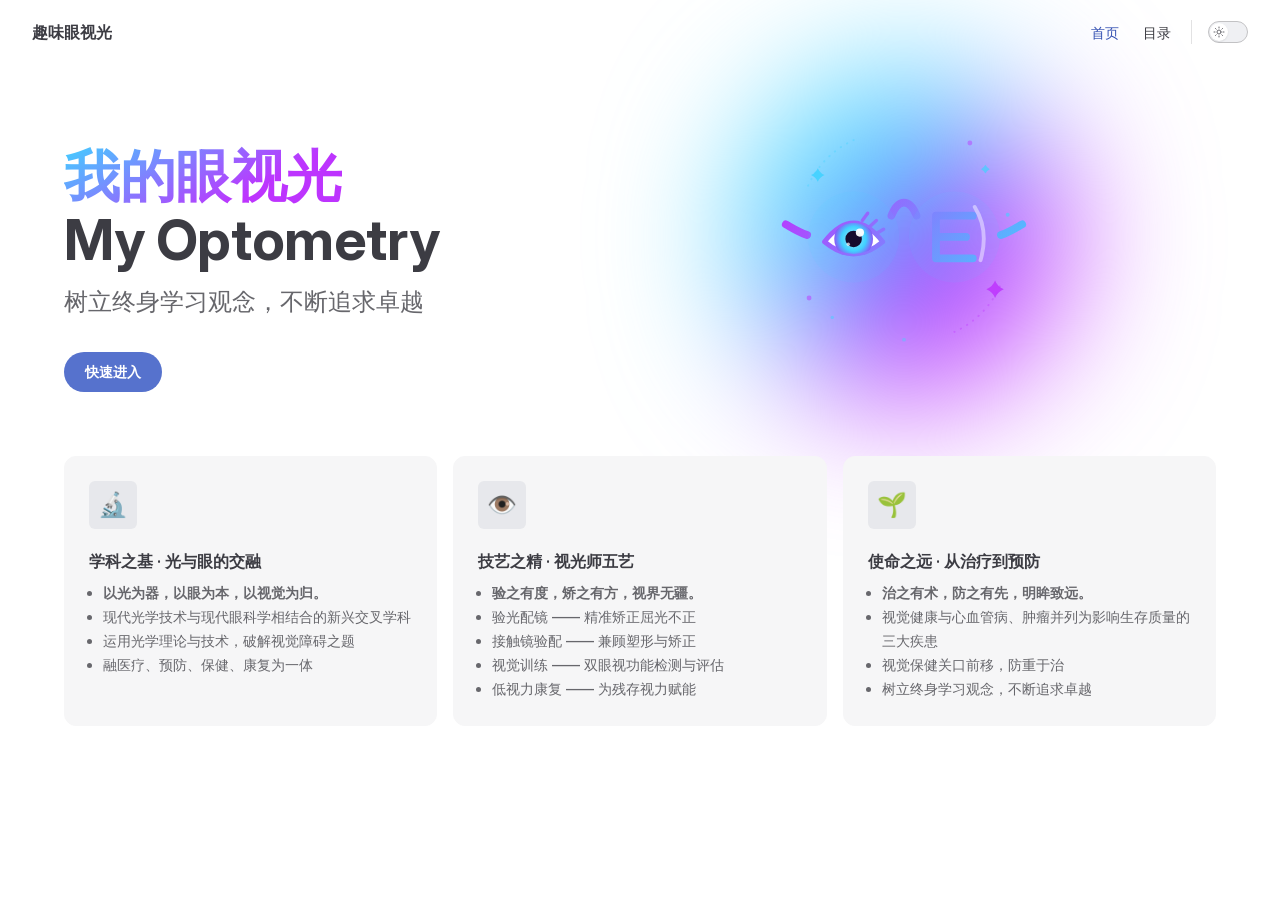
<file: index.html>
<!DOCTYPE html>
<html lang="en-US" dir="ltr">
  <head>
    <meta charset="utf-8">
    <meta name="viewport" content="width=device-width,initial-scale=1">
    <title>趣味眼视光</title>
    <meta name="description" content="Optometry">
    <meta name="generator" content="VitePress v2.0.0-alpha.20">
    
    <link rel="preload stylesheet" href="/assets/style.ChfeOVxS.css" as="style">
    <script type="module" src="/assets/chunks/metadata.c9872910.js"></script>
    <script type="module" src="/assets/app._xfj1v8m.js"></script>
    <link rel="preload" href="/assets/inter-roman-latin.q5rAVC0E.woff2" as="font" type="font/woff2" crossorigin="">
    <link rel="modulepreload" href="/assets/chunks/framework.CHX_0itn.js">
    <link rel="modulepreload" href="/assets/chunks/theme.CMR0NmVD.js">
    <link rel="modulepreload" href="/assets/index.md.C3rrmE-W.lean.js">
    <script id="check-dark-mode">(()=>{let e=localStorage.getItem(`vitepress-theme-appearance`)||`auto`,t=window.matchMedia(`(prefers-color-scheme: dark)`).matches;(!e||e===`auto`?t:e===`dark`)&&document.documentElement.classList.add(`dark`)})();</script>
    <script id="check-mac-os">document.documentElement.classList.toggle(`mac`,/Mac|iPhone|iPod|iPad/i.test(navigator.platform));</script>
  </head>
  <body>
    <div id="app"><div class="Layout" data-v-7aa807ef><!--[--><!--]--><!--[--><span tabindex="-1" data-v-426d5ecb></span><a href="#VPContent" class="VPSkipLink visually-hidden" data-v-426d5ecb>Skip to content</a><!--]--><!----><header class="VPNav" data-v-7aa807ef data-v-f733e610><div class="VPNavBar home top" data-v-f733e610 data-v-dac69e74><div class="wrapper" data-v-dac69e74><div class="container" data-v-dac69e74><div class="title" data-v-dac69e74><div class="VPNavBarTitle" data-v-dac69e74 data-v-3cb61e0b><a class="title" href="/" title="趣味眼视光" data-v-3cb61e0b><!--[--><!--]--><!----><span data-v-3cb61e0b>趣味眼视光</span><!--[--><!--]--></a></div></div><div class="content" data-v-dac69e74><div class="content-body" data-v-dac69e74><!--[--><!--]--><div class="VPNavBarSearch search" data-v-dac69e74 data-v-b09c5db8><!----></div><nav aria-label="Main Navigation" class="VPNavMenu VPNavBarMenu menu" data-v-dac69e74 data-v-0474edcd><ul class="list" data-v-0474edcd><!--[--><li class="" data-v-0474edcd><a class="VPLink link VPNavMenuLink VPNavBarMenuLink active" href="/" aria-current="page" data-v-0474edcd data-v-60fe87c8><!--[--><span data-v-60fe87c8>首页</span><!--]--></a></li><li class="" data-v-0474edcd><a class="VPLink link VPNavMenuLink VPNavBarMenuLink" href="/welcome.html" data-v-0474edcd data-v-60fe87c8><!--[--><span data-v-60fe87c8>目录</span><!--]--></a></li><!--]--></ul></nav><!----><div class="VPNavAppearance VPNavBarAppearance appearance" data-v-dac69e74 data-v-b1d5eb1e><!----><button class="VPSwitch VPSwitchAppearance" type="button" role="switch" title aria-label="Appearance" aria-checked="false" data-v-b1d5eb1e data-v-2e76c223 data-v-127358ab><span class="check" data-v-127358ab><span class="icon" data-v-127358ab><!--[--><span class="vpi-sun sun" aria-hidden="true" data-v-2e76c223></span><span class="vpi-moon moon" aria-hidden="true" data-v-2e76c223></span><!--]--></span></span></button></div><!----><!----><!--[--><!--]--><button type="button" class="VPNavBarHamburger hamburger" aria-label="Menu" aria-expanded="false" data-v-dac69e74 data-v-f895b5e0><span class="container" aria-hidden="true" data-v-f895b5e0><span class="top" data-v-f895b5e0></span><span class="middle" data-v-f895b5e0></span><span class="bottom" data-v-f895b5e0></span></span></button></div></div></div></div><div class="divider" data-v-dac69e74><div class="divider-line" data-v-dac69e74></div></div></div><!----></header><!----><!----><div class="VPContent is-home" id="VPContent" data-v-7aa807ef data-v-b934d83e><div class="VPHome" data-v-b934d83e data-v-c6199a69><!--[--><!--]--><div class="VPHero has-image VPHomeHero" data-v-c6199a69 data-v-32cafb29><div class="container" data-v-32cafb29><div class="main" data-v-32cafb29><!--[--><!--]--><!--[--><h1 class="heading" data-v-32cafb29><span class="name clip" data-v-32cafb29>我的眼视光</span><span class="text" data-v-32cafb29>My Optometry</span></h1><p class="tagline" data-v-32cafb29>树立终身学习观念，不断追求卓越</p><!--]--><!--[--><!--]--><div class="actions" data-v-32cafb29><!--[--><!--]--><!--[--><div class="action" data-v-32cafb29><a class="VPButton no-icon medium brand" href="/welcome.html" data-v-32cafb29 data-v-6356dfe3><!--[-->快速进入<!--]--></a></div><!--]--></div><!--[--><!--]--></div><div class="image" data-v-32cafb29><div class="image-container" data-v-32cafb29><div class="image-bg" data-v-32cafb29></div><!--[--><!--[--><img class="VPImage image-src" src="/optometry-hero.svg" alt="眼视光插画——眼镜、眼睛与视力表 E" data-v-453cd2d1><!--]--><!--]--></div></div></div></div><!--[--><!--]--><!--[--><!--]--><div class="VPFeatures VPHomeFeatures" data-v-c6199a69 data-v-aff0b625><div class="container" data-v-aff0b625><ul class="items" data-v-aff0b625><!--[--><li class="grid-3 item" data-v-aff0b625><div class="VPLink no-icon VPFeature" data-v-aff0b625 data-v-f20d54ef><!--[--><article class="box" data-v-f20d54ef><div class="icon" data-v-f20d54ef>🔬</div><h2 class="title" data-v-f20d54ef>学科之基 · 光与眼的交融</h2><ul class="details" data-v-f20d54ef><!--[--><li data-v-f20d54ef><b>以光为器，以眼为本，以视觉为归。</b></li><li data-v-f20d54ef>现代光学技术与现代眼科学相结合的新兴交叉学科</li><li data-v-f20d54ef>运用光学理论与技术，破解视觉障碍之题</li><li data-v-f20d54ef>融医疗、预防、保健、康复为一体</li><!--]--></ul><!----></article><!--]--></div></li><li class="grid-3 item" data-v-aff0b625><div class="VPLink no-icon VPFeature" data-v-aff0b625 data-v-f20d54ef><!--[--><article class="box" data-v-f20d54ef><div class="icon" data-v-f20d54ef>👁️</div><h2 class="title" data-v-f20d54ef>技艺之精 · 视光师五艺</h2><ul class="details" data-v-f20d54ef><!--[--><li data-v-f20d54ef><b>验之有度，矫之有方，视界无疆。</b></li><li data-v-f20d54ef>验光配镜 —— 精准矫正屈光不正</li><li data-v-f20d54ef>接触镜验配 —— 兼顾塑形与矫正</li><li data-v-f20d54ef>视觉训练 —— 双眼视功能检测与评估</li><li data-v-f20d54ef>低视力康复 —— 为残存视力赋能</li><!--]--></ul><!----></article><!--]--></div></li><li class="grid-3 item" data-v-aff0b625><div class="VPLink no-icon VPFeature" data-v-aff0b625 data-v-f20d54ef><!--[--><article class="box" data-v-f20d54ef><div class="icon" data-v-f20d54ef>🌱</div><h2 class="title" data-v-f20d54ef>使命之远 · 从治疗到预防</h2><ul class="details" data-v-f20d54ef><!--[--><li data-v-f20d54ef><b>治之有术，防之有先，明眸致远。</b></li><li data-v-f20d54ef>视觉健康与心血管病、肿瘤并列为影响生存质量的三大疾患</li><li data-v-f20d54ef>视觉保健关口前移，防重于治</li><li data-v-f20d54ef>树立终身学习观念，不断追求卓越</li><!--]--></ul><!----></article><!--]--></div></li><!--]--></ul></div></div><!--[--><!--]--><div class="VPHomeContent vp-doc container" data-v-c6199a69 data-v-24cfbf57><!--[--><div style="position:relative;" data-v-c6199a69><div></div></div><!--]--></div></div></div><!----><!--[--><!--]--></div></div>
    
    
  </body>
</html>
</file>
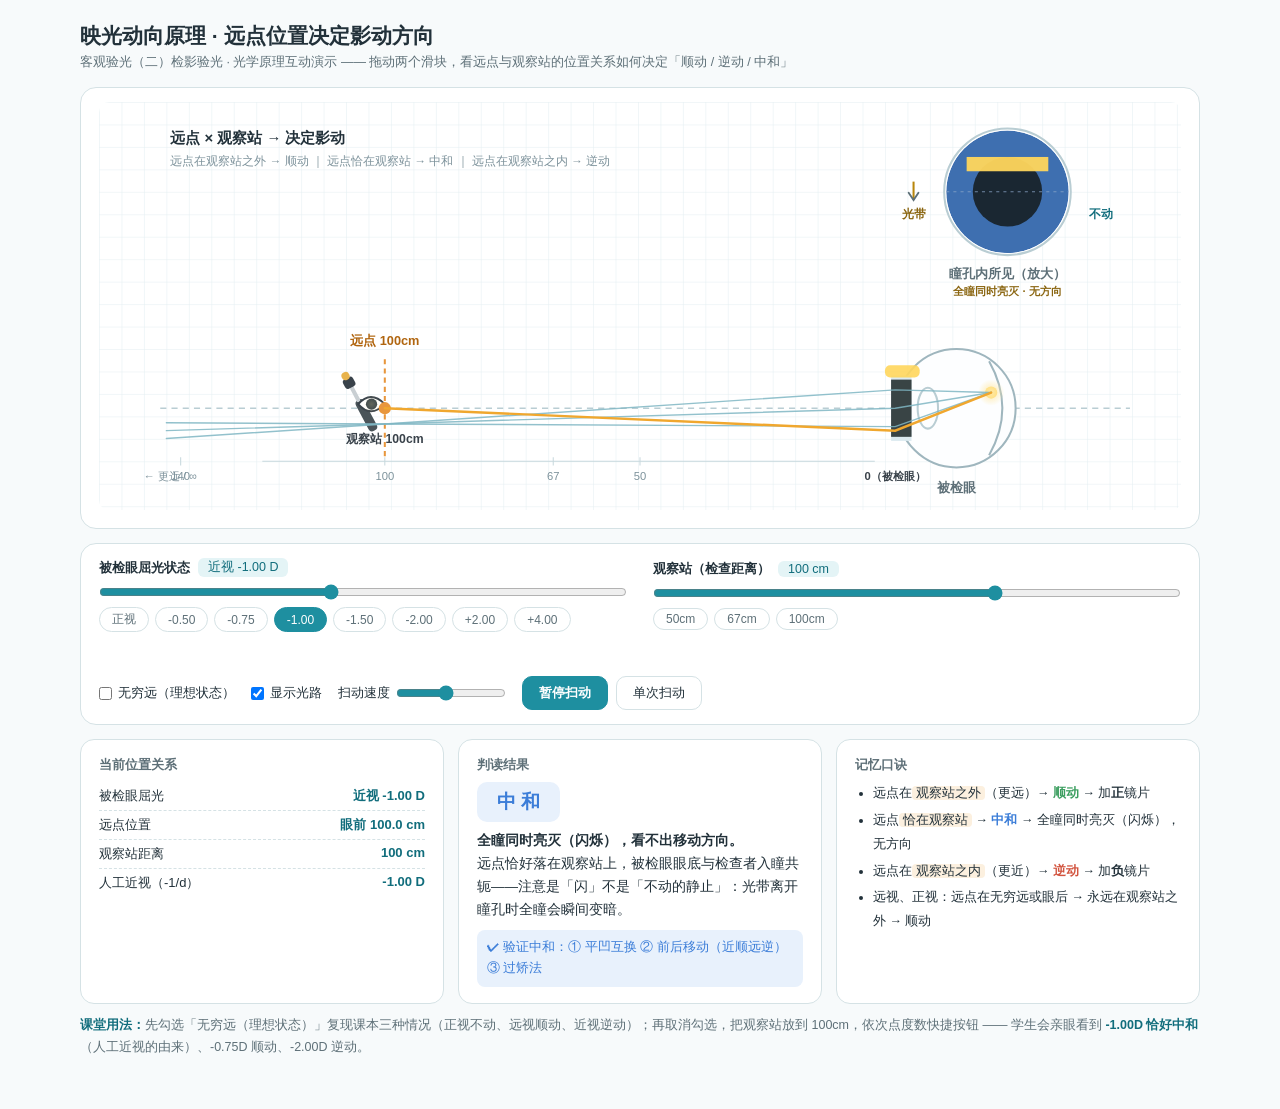
<file: index1.html>
<!DOCTYPE html>
<html lang="zh-CN">
<head>
<meta charset="UTF-8">
<meta name="viewport" content="width=device-width, initial-scale=1">
<title>远点与影动 · 检影动向原理演示动画</title>
<style>
:root{
  --ink:#22313A; --ink2:#5E7078; --line:#D5E2E5; --bg:#F7FAFB; --card:#FFF;
  --teal:#1E8FA0; --teal-d:#116D7C; --teal-bg:#E4F4F6;
  --blue:#3B7DD8; --blue-bg:#E8F1FC;
  --amber:#E8963C; --amber-bg:#FCF0DF;
  --green:#3B9E5F; --green-bg:#E7F5EC;
  --red:#D2543F; --red-bg:#FBEAE6;
}
*{box-sizing:border-box;margin:0;padding:0}
body{background:var(--bg);color:var(--ink);font-family:"PingFang SC","Microsoft YaHei",sans-serif;padding:22px 18px 50px}
.wrap{max-width:1120px;margin:0 auto}
h1{font-size:21px;font-weight:600;margin-bottom:4px}
.sub{font-size:12.5px;color:var(--ink2);margin-bottom:16px}

.panel{background:var(--card);border:1px solid var(--line);border-radius:16px;padding:14px 18px;margin-bottom:14px}
svg text{font-family:"PingFang SC","Microsoft YaHei",sans-serif}

/* 控制区 */
.controls{display:flex;flex-wrap:wrap;gap:26px;align-items:center}
.ctrl{display:flex;flex-direction:column;gap:7px;min-width:300px;flex:1}
.ctrl label{font-size:13px;font-weight:600;display:flex;align-items:center;gap:8px}
.ctrl label .val{font-weight:400;color:var(--teal-d);background:var(--teal-bg);border-radius:6px;padding:1px 10px;font-size:12.5px}
.ctrl label .val.warn{color:var(--amber);background:var(--amber-bg)}
input[type=range]{width:100%;accent-color:var(--teal);cursor:pointer}
.chips{display:flex;gap:6px;flex-wrap:wrap}
.chip{font-size:12px;border:1px solid var(--line);background:#fff;border-radius:14px;padding:3px 12px;cursor:pointer;color:var(--ink2);transition:all .15s}
.chip:hover{border-color:var(--teal);color:var(--teal-d)}
.chip.on{background:var(--teal);border-color:var(--teal);color:#fff}
.toggles{display:flex;align-items:center;gap:16px;padding-top:18px}
.tg{display:flex;align-items:center;gap:6px;font-size:13px;cursor:pointer;user-select:none}
.btns{display:flex;gap:8px;margin-left:auto}
.btn{border:1px solid var(--line);background:#fff;border-radius:10px;padding:7px 16px;font-size:13px;cursor:pointer;color:var(--ink)}
.btn:hover{border-color:var(--teal);color:var(--teal-d)}
.btn.primary{background:var(--teal);border-color:var(--teal);color:#fff;font-weight:600}
.btn.primary:hover{background:var(--teal-d)}

/* 结论卡 */
.cards{display:grid;grid-template-columns:1fr 1fr 1fr;gap:14px}
.card{border:1px solid var(--line);border-radius:14px;padding:16px 18px;background:#fff}
.card h3{font-size:13px;color:var(--ink2);font-weight:600;margin-bottom:8px}
.badge{display:inline-block;font-size:19px;font-weight:600;border-radius:10px;padding:7px 20px;margin-bottom:8px}
.badge.shun{background:var(--green-bg);color:var(--green)}
.badge.ni{background:var(--red-bg);color:var(--red)}
.badge.zhong{background:var(--blue-bg);color:var(--blue)}
.card .act{font-size:13.5px;line-height:1.7}
.card .act b{font-weight:600}
.kv{display:flex;justify-content:space-between;font-size:13px;padding:5px 0;border-bottom:1px dashed var(--line)}
.kv:last-child{border-bottom:none}
.kv b{font-weight:600;color:var(--teal-d)}
.rule{font-size:12.5px;line-height:1.9}
.rule li{margin:3px 0 3px 18px}
.rule .hl{background:var(--amber-bg);border-radius:4px;padding:0 4px}
.verify{margin-top:8px;font-size:12.5px;color:var(--blue);background:var(--blue-bg);border-radius:8px;padding:7px 10px;line-height:1.7}
.hidden{display:none}
.hint{font-size:12.5px;color:var(--ink2);margin-top:10px;line-height:1.8}
.hint b{color:var(--teal-d)}
@media (max-width:900px){.cards{grid-template-columns:1fr}}
</style>
</head>
<body>
<div class="wrap">
  <h1>映光动向原理 · 远点位置决定影动方向</h1>
  <div class="sub">客观验光（二）检影验光 · 光学原理互动演示 —— 拖动两个滑块，看远点与观察站的位置关系如何决定「顺动 / 逆动 / 中和」</div>

  <!-- 主舞台 -->
  <div class="panel">
    <svg id="stage" viewBox="0 0 1060 400" width="100%" role="img" aria-label="检影动向原理示意图">
      <defs>
        <pattern id="grid" width="22" height="22" patternUnits="userSpaceOnUse">
          <path d="M22 0H0V22" fill="none" stroke="#E3EEF1" stroke-width="1"/>
        </pattern>
        <radialGradient id="glowG"><stop offset="0%" stop-color="#FFE9A8"/><stop offset="100%" stop-color="#FFE9A8" stop-opacity="0"/></radialGradient>
        <marker id="arrB" viewBox="0 0 10 10" refX="8" refY="5" markerWidth="6" markerHeight="6" orient="auto-start-reverse">
          <path d="M2 1L8 5L2 9" fill="none" stroke="#5E7078" stroke-width="1.5" stroke-linecap="round"/>
        </marker>
      </defs>
      <rect x="0" y="0" width="1060" height="400" fill="url(#grid)" rx="10"/>

      <!-- 光轴 -->
      <line x1="60" y1="300" x2="1010" y2="300" stroke="#B9CDD3" stroke-width="1.5" stroke-dasharray="6 5"/>

      <!-- 距离标尺 -->
      <g id="ruler" font-size="11" fill="#7d929b">
        <line x1="160" y1="352" x2="760" y2="352" stroke="#C7D8DD" stroke-width="1"/>
        <g id="ticks"></g>
      </g>

      <!-- 观察站（检查者） -->
      <g id="observer">
        <g id="obsIcon">
          <!-- 检影镜 -->
          <g transform="translate(-30,-6) rotate(-28)">
            <rect x="0" y="0" width="9" height="34" rx="4" fill="#4A5459"/>
            <rect x="2.5" y="-16" width="4" height="18" rx="2" fill="#C9CFD3"/>
            <rect x="-1" y="-24" width="11" height="10" rx="3" fill="#39424A"/>
            <circle cx="4.5" cy="-26.5" r="4" fill="#E8B34B"/>
          </g>
          <!-- 检查者眼睛 -->
          <path d="M-26 -4 Q-14 -18 0 -4 Q-14 10 -26 -4 Z" fill="#fff" stroke="#39424A" stroke-width="2"/>
          <circle id="obsPupil" cx="-13" cy="-4" r="5.5" fill="#2E3B44"/>
          <circle id="peepholeGlow" cx="-13" cy="-4" r="9" fill="url(#glowG)" opacity="0"/>
        </g>
        <text id="obsLabel" x="0" y="34" text-anchor="middle" font-size="12" fill="#39424A" font-weight="600">观察站 100cm</text>
      </g>

      <!-- 远点标记 -->
      <g id="farPoint">
        <line id="fpLine" x1="0" y1="252" x2="0" y2="348" stroke="#E8963C" stroke-width="2" stroke-dasharray="5 4"/>
        <circle id="fpDot" cx="0" cy="300" r="6" fill="#E8963C"/>
        <text id="fpLabel" x="0" y="238" text-anchor="middle" font-size="12.5" fill="#B0650F" font-weight="600">远点</text>
      </g>

      <!-- 被检眼 -->
      <g id="eye">
        <!-- 巩膜 -->
        <circle cx="840" cy="300" r="58" fill="#FDFEFF" stroke="#9FB6BE" stroke-width="2"/>
        <!-- 角膜隆起 -->
        <path d="M786 272 Q768 300 786 328" fill="none" stroke="#9FB6BE" stroke-width="2"/>
        <!-- 虹膜/瞳孔（在角膜处） -->
        <rect id="pupilWell" x="776" y="268" width="20" height="64" fill="#DCEAF0"/>
        <rect id="pupilOpen" x="776" y="272" width="20" height="56" fill="#22313A"/>
        <!-- 中和满瞳光 -->
        <rect id="pupilNeutral" x="776" y="272" width="20" height="56" fill="#FFE9A8" opacity="0"/>
        <!-- 瞳孔内影动光斑 -->
        <ellipse id="reflexSpot" cx="786" cy="300" rx="7" ry="9" fill="#FFD65C" opacity="0"/>
        <!-- 晶状体 -->
        <ellipse cx="812" cy="300" rx="10" ry="20" fill="none" stroke="#B9CDD3" stroke-width="2"/>
        <!-- 视网膜（右侧内壁） -->
        <path d="M872 254 Q898 300 872 346" fill="none" stroke="#9FB6BE" stroke-width="2"/>
        <!-- 视网膜光斑（被照亮的部位） -->
        <circle id="retGlow" cx="874" cy="300" r="6" fill="#FFD65C"/>
        <circle id="retGlowHalo" cx="874" cy="300" r="13" fill="url(#glowG)"/>
        <text x="840" y="382" text-anchor="middle" font-size="12.5" fill="#5E7078" font-weight="600">被检眼</text>
        <!-- 入射光带（扫动的光） -->
        <rect id="streak" x="770" y="293" width="34" height="12" rx="5" fill="#FFD65C" opacity=".9"/>
      </g>

      <!-- 光路 -->
      <g id="rays" fill="none" stroke-linecap="round">
        <path id="ray1" stroke="#7FB7C4" stroke-width="1.4" opacity=".85"/>
        <path id="ray2" stroke="#7FB7C4" stroke-width="1.4" opacity=".85"/>
        <path id="ray3" stroke="#7FB7C4" stroke-width="1.4" opacity=".85"/>
        <path id="rayHi" stroke="#F0A72E" stroke-width="2.4"/>
        <g id="virtExt" opacity=".55">
          <path id="vext1" stroke="#E8963C" stroke-width="1.2" stroke-dasharray="4 4"/>
          <path id="vext2" stroke="#E8963C" stroke-width="1.2" stroke-dasharray="4 4"/>
          <path id="vext3" stroke="#E8963C" stroke-width="1.2" stroke-dasharray="4 4"/>
        </g>
      </g>

      <!-- 瞳孔放大镜 -->
      <g id="magnifier" transform="translate(890,88)">
        <circle cx="0" cy="0" r="62" fill="#fff" stroke="#B9CDD3" stroke-width="2"/>
        <clipPath id="mclip"><circle cx="0" cy="0" r="60"/></clipPath>
        <g clip-path="url(#mclip)">
          <circle cx="0" cy="0" r="60" fill="#3E6FB0"/>
          <circle cx="0" cy="0" r="34" fill="#1A2732"/>
          <line x1="-60" y1="0" x2="60" y2="0" stroke="#8CA6C9" stroke-width="1" stroke-dasharray="3 4" opacity=".75"/>
          <rect id="mStreak" x="-40" y="-7" width="80" height="14" fill="#FFD65C" opacity=".95"/>
          <circle id="mNeutral" cx="0" cy="0" r="34" fill="#FFE9A8" opacity="0"/>
          <rect id="mReflex" x="-40" y="-6" width="80" height="12" rx="5" fill="#FFF3C9"/>
        </g>
        <text x="0" y="84" text-anchor="middle" font-size="12.5" fill="#5E7078" font-weight="600">瞳孔内所见（放大）</text>
        <text id="mNeutralHint" x="0" y="101" text-anchor="middle" font-size="11" fill="#8a6510" font-weight="600" opacity="0">全瞳同时亮灭 · 无方向</text>
        <!-- 方向箭头 -->
        <g font-size="11.5" fill="#39424A" font-weight="600">
          <g id="arrStreak" transform="translate(-92,0)">
            <path id="arrStreakP" d="M0 8 L0 -8" stroke="#B8860B" stroke-width="2" fill="none" marker-end="url(#arrB)"/>
            <text x="0" y="26" text-anchor="middle" fill="#8a6510">光带</text>
          </g>
          <g id="arrReflex" transform="translate(92,0)">
            <path id="arrReflexP" d="M0 8 L0 -8" stroke="#1E8FA0" stroke-width="2" fill="none" marker-end="url(#arrB)"/>
            <text id="arrReflexT" x="0" y="26" text-anchor="middle" fill="#116D7C">影动</text>
          </g>
        </g>
      </g>

      <!-- 标题小字 -->
      <text x="70" y="40" font-size="14.5" fill="#22313A" font-weight="600">远点 × 观察站 → 决定影动</text>
      <text x="70" y="62" font-size="11.5" fill="#7d929b">远点在观察站之外 → 顺动 ｜ 远点恰在观察站 → 中和 ｜ 远点在观察站之内 → 逆动</text>
      <text id="infNote" x="70" y="82" font-size="11.5" fill="#8a6510" font-weight="600" display="none">无穷远模式：横轴按屈光度压缩示意，观察站置于左端 ∞ —— 远点始终在观察者右侧（光线先交叉再到检查者）→ 近视必为逆动</text>
    </svg>
  </div>

  <!-- 控制台 -->
  <div class="panel">
    <div class="controls">
      <div class="ctrl">
        <label>被检眼屈光状态 <span class="val" id="powerVal">近视 -1.00 D</span></label>
        <input type="range" id="power" min="-32" max="32" value="-4" step="1">
        <div class="chips" id="powerChips"></div>
      </div>
      <div class="ctrl">
        <label>观察站（检查距离） <span class="val" id="distVal">100 cm</span></label>
        <input type="range" id="dist" min="25" max="140" value="100" step="1">
        <div class="chips" id="distChips"></div>
      </div>
      <div class="toggles">
        <label class="tg"><input type="checkbox" id="infMode"> 无穷远（理想状态）</label>
        <label class="tg"><input type="checkbox" id="showRays" checked> 显示光路</label>
        <label class="tg">扫动速度 <input type="range" id="speed" min="20" max="200" value="100" step="5" style="width:110px"></label>
        <div class="btns">
          <button class="btn primary" id="btnPlay">暂停扫动</button>
          <button class="btn" id="btnOnce">单次扫动</button>
        </div>
      </div>
    </div>
  </div>

  <!-- 结论区 -->
  <div class="cards">
    <div class="card">
      <h3>当前位置关系</h3>
      <div class="kv"><span>被检眼屈光</span><b id="kvPower">-1.00 D 近视</b></div>
      <div class="kv"><span>远点位置</span><b id="kvFar">眼前 100 cm</b></div>
      <div class="kv"><span>观察站距离</span><b id="kvDist">100 cm</b></div>
      <div class="kv"><span>人工近视（-1/d）</span><b id="kvAmino">-1.00 D</b></div>
    </div>
    <div class="card">
      <h3>判读结果</h3>
      <div id="badge" class="badge zhong">中和</div>
      <div class="act" id="actText"><b>影动不动，满瞳映光。</b><br>远点恰好落在观察站上，视网膜与检查者入瞳共轭。</div>
      <div class="verify hidden" id="verifyBox">✔ 验证中和：① 平凹互换 ② 前后移动（近顺远逆）③ 过矫法</div>
    </div>
    <div class="card">
      <h3>记忆口诀</h3>
      <ul class="rule">
        <li>远点在<span class="hl">观察站之外</span>（更远）→ <b style="color:var(--green)">顺动</b> → 加<b>正</b>镜片</li>
        <li>远点<span class="hl">恰在观察站</span> → <b style="color:var(--blue)">中和</b> → 全瞳同时亮灭（闪烁），无方向</li>
        <li>远点在<span class="hl">观察站之内</span>（更近）→ <b style="color:var(--red)">逆动</b> → 加<b>负</b>镜片</li>
        <li>远视、正视：远点在无穷远或眼后 → 永远在观察站之外 → 顺动</li>
      </ul>
    </div>
  </div>

  <div class="hint">
    <b>课堂用法：</b>先勾选「无穷远（理想状态）」复现课本三种情况（正视不动、远视顺动、近视逆动）；再取消勾选，把观察站放到 100cm，依次点度数快捷按钮 —— 学生会亲眼看到 <b>-1.00D 恰好中和</b>（人工近视的由来）、-0.75D 顺动、-2.00D 逆动。
  </div>
</div>

<script>
(function(){
"use strict";
var $=function(id){return document.getElementById(id);};

/* ---------- 几何常量 ---------- */
var AXIS_Y=300, EYE_X=780, PUPIL_R=28, PXCM=5.0;   // 眼瞳孔平面 x，每厘米像素
var RET_X=874;                                      // 视网膜光斑 x

/* ---------- 状态 ---------- */
var power=-1.00;         // D，负=近视 正=远视 0=正视
var distCm=100;          // 观察站距离，null=无穷远
var playing=true, onceMode=false, phase=0, speed=1.0, dirSweep=1, lastT=0;

/* ---------- 控件 ---------- */
var powerChips=[["正视",0],["-0.50",-0.5],["-0.75",-0.75],["-1.00",-1],["-1.50",-1.5],["-2.00",-2],["+2.00",2],["+4.00",4]];
var distChips=[["50cm",50],["67cm",67],["100cm",100]];

function buildChips(list, el, apply){
  list.forEach(function(c){
    var b=document.createElement("button");
    b.className="chip"; b.textContent=c[0];
    b.onclick=function(){ apply(c[1]); };
    el.appendChild(b);
  });
}
buildChips(powerChips, $("powerChips"), function(v){ setPower(v); });
buildChips(distChips, $("distChips"), function(v){ setDist(v); });

function refreshChips(){
  var chips=document.querySelectorAll("#powerChips .chip");
  var list=powerChips;
  chips.forEach(function(b,i){ b.classList.toggle("on", list[i][1]===power); });
  chips=document.querySelectorAll("#distChips .chip");
  chips.forEach(function(b,i){ b.classList.toggle("on", !infMode.checked && list[i][1]===distCm); });
}

function setPower(v){
  power=v; $("power").value=Math.round(v*4);
  sync();
}
function setDist(v){
  distCm=v; infMode.checked=false; $("dist").value=v;
  sync();
}
$("power").oninput=function(){ power=this.value/4; sync(); };
$("dist").oninput=function(){ distCm=+this.value; infMode.checked=false; sync(); };
$("infMode").onchange=function(){ sync(); };
$("showRays").onchange=function(){ $("rays").style.display=this.checked?"":"none"; };
$("btnPlay").onclick=function(){
  playing=!playing;
  this.textContent=playing?"暂停扫动":"继续扫动";
  if(playing&&onceMode){onceMode=false;}
};
$("btnOnce").onclick=function(){ phase=0; dirSweep=1; onceMode=true; playing=true; $("btnPlay").textContent="暂停扫动"; };
$("speed").oninput=function(){ speed=this.value/100; };

/* ---------- 光学计算 ---------- */
function compute(){
  var d=distCm/100;                       // m
  var amino = infMode.checked ? 0 : -1/d; // 人工近视
  var aCm;                                // 远点距离（眼前 cm）
  if(power===0) aCm=Infinity;
  else if(power<0) aCm=100/(-power);
  else aCm=null;                          // 远视：虚性，眼后
  var aOpt;                                // 远点距离(cm)：正=眼前实性，负=眼后虚性，∞=正视
  if(power===0) aOpt=Infinity;
  else if(power<0) aOpt=100/(-power);
  else aOpt=-(100/power);                  // 远视：远点在眼后，取负
  var mv;                                  // shun / ni / zhong
  if(infMode.checked){
    mv = power<0 ? "ni" : (power===0 ? "zhong" : "shun");
  }else{
    if(power>=0) mv="shun";
    else{
      var diff=aCm-distCm;
      mv = diff>1.5 ? "shun" : (diff<-1.5 ? "ni" : "zhong");
    }
  }
  return {d:d, amino:amino, aCm:aCm, aOpt:aOpt, mv:mv};
}

/* ---------- 渲染 ---------- */
function sync(){
  var c=compute();
  /* 控件文字 */
  var pw = power===0?"正视":(power<0?"近视 ":"远视 +")+power.toFixed(2)+" D";
  $("powerVal").textContent = power===0?"正视 0.00 D":(power<0?"近视 "+power.toFixed(2)+" D":"远视 +"+power.toFixed(2)+" D");
  $("distVal").textContent = infMode.checked?"无穷远 ∞":distCm+" cm";
  $("kvPower").textContent = pw;
  $("kvDist").textContent = infMode.checked?"无穷远 ∞":distCm+" cm";
  $("kvAmino").textContent = c.amino===0?"0.00 D（无穷远）":c.amino.toFixed(2)+" D";
  $("kvFar").textContent = power===0?"无穷远":(power<0?("眼前 "+c.aCm.toFixed(1)+" cm"):"眼后（虚性远点）");

  /* 结论卡 */
  var badge=$("badge"), act=$("actText");
  if(c.mv==="shun"){
    badge.className="badge shun"; badge.textContent="顺 动";
    act.innerHTML="<b>影动与光带同向移动。</b><br>远点在观察站<b>之外</b>（更远处），应<b style='color:var(--green)'>加正镜片（+）</b>消解顺动。";
    $("verifyBox").classList.add("hidden");
  }else if(c.mv==="ni"){
    badge.className="badge ni"; badge.textContent="逆 动";
    act.innerHTML="<b>影动与光带反向移动。</b><br>远点在观察站<b>之内</b>（更近处），应<b style='color:var(--red)'>加负镜片（−）</b>消解逆动。";
    $("verifyBox").classList.add("hidden");
  }else{
    badge.className="badge zhong"; badge.textContent="中 和";
    act.innerHTML="<b>全瞳同时亮灭（闪烁），看不出移动方向。</b><br>远点恰好落在观察站上，被检眼眼底与检查者入瞳共轭——注意是「闪」不是「不动的静止」：光带离开瞳孔时全瞳会瞬间变暗。";
    $("verifyBox").classList.remove("hidden");
  }
  refreshChips();
  drawStatic(c);
}

function xOfDist(cm){ return EYE_X - cm*PXCM; }
/* 光线真正的会聚点（可能出画，交给 viewBox 裁掉，保证光线与影动光斑同源） */
function xFtrue(c){
  if(power===0) return -1e5;
  if(power>0)   return EYE_X+170;
  return EYE_X - c.aCm*PXCM;
}
/* 远点的"绘制"位置（仅供画图，光学计算一律用 sampleY 的真实距离）
   注意：这里不能再反过来影响影动方向，否则低度近视会被夹紧成顺动 */
function xOfFar(c){
  if(power===0) return -1e5;                            // 正视：无穷远
  if(power>0)   return EYE_X+170;                       // 远视：眼后虚点
  if(infMode.checked) return 106 + 674/(1+c.aCm/100);   // 无穷远模式：横轴按屈光度压缩，远点必在观察者右侧
  return Math.max(Math.min(xFtrue(c), 762), 24);        // 有限距离：真实位置，出画则贴边
}

function drawStatic(c){
  /* 观察站位置 */
  var xo = infMode.checked ? 60 : xOfDist(distCm);
  $("observer").setAttribute("transform","translate("+xo+","+AXIS_Y+")");
  $("obsLabel").textContent = infMode.checked ? "观察站 ∞（理想）" : ("观察站 "+distCm+"cm");
  $("obsLabel").setAttribute("x", infMode.checked?52:0);
  $("obsLabel").setAttribute("y", infMode.checked?-40:34);
  /* 观察站图标在无穷远时右移一点避免出界 */
  $("obsIcon").setAttribute("transform", infMode.checked?"translate(46,0)":"translate(0,0)");

  /* 远点标记 */
  if(power===0){
    $("farPoint").style.display="none";
  }else{
    $("farPoint").style.display="";
    var fx=xOfFar(c);
    var virtual = power>0;
    var off = !virtual && !infMode.checked && xOfDist(c.aCm) < 24;   // 远点已跑出画面左侧
    $("fpLine").setAttribute("x1",fx); $("fpLine").setAttribute("x2",fx);
    $("fpDot").setAttribute("cx",fx);
    $("fpDot").setAttribute("fill", virtual?"#E8963C":"#E8963C");
    $("fpDot").setAttribute("stroke", virtual?"#fff":"none");
    $("fpDot").setAttribute("stroke-width", virtual?2:0);
    $("fpLabel").setAttribute("x", fx);
    $("fpLabel").textContent = virtual ? "远点（眼后·虚）"
      : ("远点 "+c.aCm.toFixed(0)+"cm" + (off?" ↤出画":""));
    $("fpLabel").setAttribute("text-anchor", "middle");
  }

  /* 无穷远模式下横轴是压缩示意，隐藏真实刻度尺 */
  $("ticks").style.display = infMode.checked ? "none" : "";
  $("infNote").style.display = infMode.checked ? "" : "none";

  /* 标尺刻度 */
  var tg=$("ticks"); tg.innerHTML="";
  [50,67,100,140].forEach(function(cm){
    var x=xOfDist(cm);
    tg.innerHTML+='<line x1="'+x+'" y1="348" x2="'+x+'" y2="356" stroke="#C7D8DD"/>'+
      '<text x="'+x+'" y="370" text-anchor="middle">'+cm+'</text>';
  });
  tg.innerHTML+='<text x="'+(EYE_X)+'" y="370" text-anchor="middle" fill="#39424A" font-weight="600">0（被检眼）</text>';
  tg.innerHTML+='<text x="70" y="370" text-anchor="middle">← 更远 / ∞</text>';
}

/* ---------- 帧动画 ---------- */
function frame(t){
  if(!lastT) lastT=t;                     // 首帧避免时间跳变
  var dt=(t-lastT)/1000; lastT=t;
  if(dt>0.25) dt=0.25;                    // 切后台回来时不跳帧
  if(playing){
    phase += dt*0.9*speed;
    while(phase>=1){
      if(onceMode){ playing=false; onceMode=false; $("btnPlay").textContent="继续扫动"; phase=0.999; break; }
      phase-=1;
    }
  }
  var s = Math.sin(phase*Math.PI*2);      // -1..1，>0 表示光带在上侧
  var v = Math.cos(phase*Math.PI*2);      // 扫动速度方向
  try{ render(s,v); }
  catch(e){ if(!window.__shown){ window.__shown=1; console.error("绘制异常：",e); } }
  requestAnimationFrame(frame);           // 即便出错也继续走帧，避免整页卡死
}

/* 采样光线：远点面像 Q 与窥孔的连线交瞳孔面于何处（决定影动光斑位置） */
/* 影动光斑位于瞳孔面的高度：y_p = q·d/(d−a)
   （q=远点面像偏移，d=观察站距离，a=远点距离：正=眼前实性，负=眼后虚性）
   用真实距离解析计算，不受画图时的坐标夹紧影响；d→∞ 时系数→1。 */
function sampleY(c, qY){
  var qo = qY - AXIS_Y;                    // 远点面像相对光轴的偏移（屏幕向下为正）
  if(power===0){                           // 正视：出射平行光，由"哪条光线进窥孔"决定
    var xo = infMode.checked ? 106 : xOfDist(distCm);
    var m0=(c.retY-AXIS_Y)/(RET_X-780);
    return AXIS_Y - m0*(xo-780);
  }
  var a = c.aOpt;
  var d = infMode.checked ? Infinity : distCm;
  var k = (d===Infinity) ? 1 : d/(d-a);    // a>d → k<0（顺动）；a<d → k>0（逆动）；d=∞ → 1
  return AXIS_Y + qo*k;
}
function soft(d, max){ return max*Math.tanh(d/max); }   /* 平滑压缩到瞳孔内 */

var lastK=1;                                       /* 影动随扫动的比例，供箭头使用 */

function render(s,v){
  var c=compute();
  var g=17;                                        // 光斑振幅 px
  var streakY = AXIS_Y - s*40;                     // 入射光带（s>0 在上）
  var retY    = AXIS_Y - s*g;                      // 被照亮的视网膜部位：与光带同向
  var qY      = AXIS_Y + (power>0?-1:1)*s*g;       // 远点面像：远视正立（同向），近视/正视倒立（反向）
  c.retY=retY;

  /* 光带 & 视网膜光斑 */
  var st=$("streak"); st.setAttribute("y", streakY-6); st.setAttribute("opacity",.9);
  $("retGlow").setAttribute("cy",retY); $("retGlowHalo").setAttribute("cy",retY);

  var spot=$("reflexSpot"), mReflex=$("mReflex"), mStreak=$("mStreak");
  mStreak.setAttribute("y", -7 - s*30);            // 放大图里的光带

  /* 影动位移（向下为正） */
  var dy = sampleY(c,qY) - AXIS_Y;
  if(Math.abs(s)>0.12) lastK = -(dy/s);            // dy = -k·s
  var vs = Math.abs(v)<.08 ? 0 : (v>0?1:-1);       // 光带方向：v>0 → 上移

  if(c.mv==="zhong"){
    /* 中和：视网膜与检查者入瞳共轭，光带照到瞳孔的瞬间全瞳一起亮、离开时全瞳一起灭
       —— 所以看不到"移动"，只看到满瞳闪烁。亮度随光带与瞳孔的重叠程度变化。 */
    var over = (34 - Math.abs(s)*40)/12;              // 光带与瞳孔重叠程度
    var bright = over<0?0:(over>1?1:over);
    spot.setAttribute("opacity",0);
    $("pupilNeutral").setAttribute("opacity", (0.10+0.82*bright).toFixed(3));
    $("mNeutral").setAttribute("opacity", (0.95*bright).toFixed(3));
    $("mNeutralHint").setAttribute("opacity", 1);
    mReflex.setAttribute("y",-6); mReflex.setAttribute("opacity",0);
    setArrow("arrStreakP", vs);
    setArrow("arrReflexP", 0);
    $("arrReflexT").textContent="不动";
    window.__zhongBright=bright;                      // 供窥孔亮度使用
  }else{
    $("pupilNeutral").setAttribute("opacity",0);
    $("mNeutral").setAttribute("opacity",0);
    $("mNeutralHint").setAttribute("opacity",0);
    spot.setAttribute("cy", AXIS_Y + soft(dy,22)); spot.setAttribute("opacity",.95);
    mReflex.setAttribute("y", -6 + soft(dy*1.35,30));
    mReflex.setAttribute("opacity",.9);
    setArrow("arrStreakP", vs);
    setArrow("arrReflexP", (lastK*v>0) ? 1 : -1);
    $("arrReflexT").textContent = (dy*s<0) ? "顺动" : "逆动";
  }

  /* 光路 */
  if($("showRays").checked) drawRays(c, s, retY, qY);
}

function setArrow(id, dir){
  var p=$(id);
  if(dir===0){ p.setAttribute("opacity",0); return; }
  p.setAttribute("opacity",1);
  if(dir>0) p.setAttribute("d","M0 10 L0 -8");
  else      p.setAttribute("d","M0 -10 L0 8");
}

function rayPath(x1,y1,x2,y2,x3,y3){
  return "M"+x1+" "+y1+" L"+x2+" "+y2+" L"+x3+" "+y3;
}

function drawRays(c, s, retY, qY){
  var xo = infMode.checked ? 106 : xOfDist(distCm);
  var xF = power===0 ? null : (infMode.checked ? xOfFar(c) : xFtrue(c));
  var pupilPts=[-18,0,18];
  var spotY = AXIS_Y + soft(sampleY(c,qY)-AXIS_Y, 22);   // 影动光斑（与光路同一几何）

  for(var i=0;i<3;i++){
    var yp=AXIS_Y+pupilPts[i];
    var d;
    if(power===0){                            // 正视：平行出射
      var m=(retY-AXIS_Y)/(RET_X-780);
      d="M"+RET_X+" "+retY+" L780 "+yp+" L66 "+(yp + m*(66-780));
    }else if(power<0){                        // 近视：出射光先汇聚于远点面像 Q=(xF,qY)，过 Q 后发散
      d="M"+RET_X+" "+retY+" L780 "+yp+" L"+xF+" "+qY+" L66 "+(qY + (yp-qY)*(66-xF)/(780-xF));
    }else{                                    // 远视：出射光发散，反向延长交于眼后 Q
      var slope=(yp-qY)/(780-xF);
      d="M"+RET_X+" "+retY+" L780 "+yp+" L66 "+(yp + slope*(66-780));
    }
    $("ray"+(i+1)).setAttribute("d",d);
    var ve=$("vext"+(i+1));
    if(ve){
      if(power>0){ ve.setAttribute("d","M780 "+yp+" L"+xF+" "+qY); ve.setAttribute("opacity",.55); }
      else ve.setAttribute("opacity",0);
    }
  }
  /* 高亮进入窥孔的那条光线（与影动光斑同源） */
  var hi;
  if(power<0 && infMode.checked){
    // 无穷远：光线在远点 Q 处交叉后再发散，其中一条射向 ∞ 处的检查者
    hi="M"+RET_X+" "+retY+" L780 "+spotY+" L"+xF+" "+qY+" L"+xo+" "+AXIS_Y;
  }else{
    hi="M"+RET_X+" "+retY+" L780 "+spotY+" L"+xo+" "+AXIS_Y;
  }
  $("rayHi").setAttribute("d",hi);

  /* 窥孔进光提示 */
  var pg = c.mv==="zhong" ? 0.25+0.7*(window.__zhongBright||0) : 0.45;
  $("peepholeGlow").setAttribute("opacity", pg);
}

/* ---------- 启动 ---------- */
sync();
requestAnimationFrame(frame);
})();
</script>
</body>
</html>
</file>
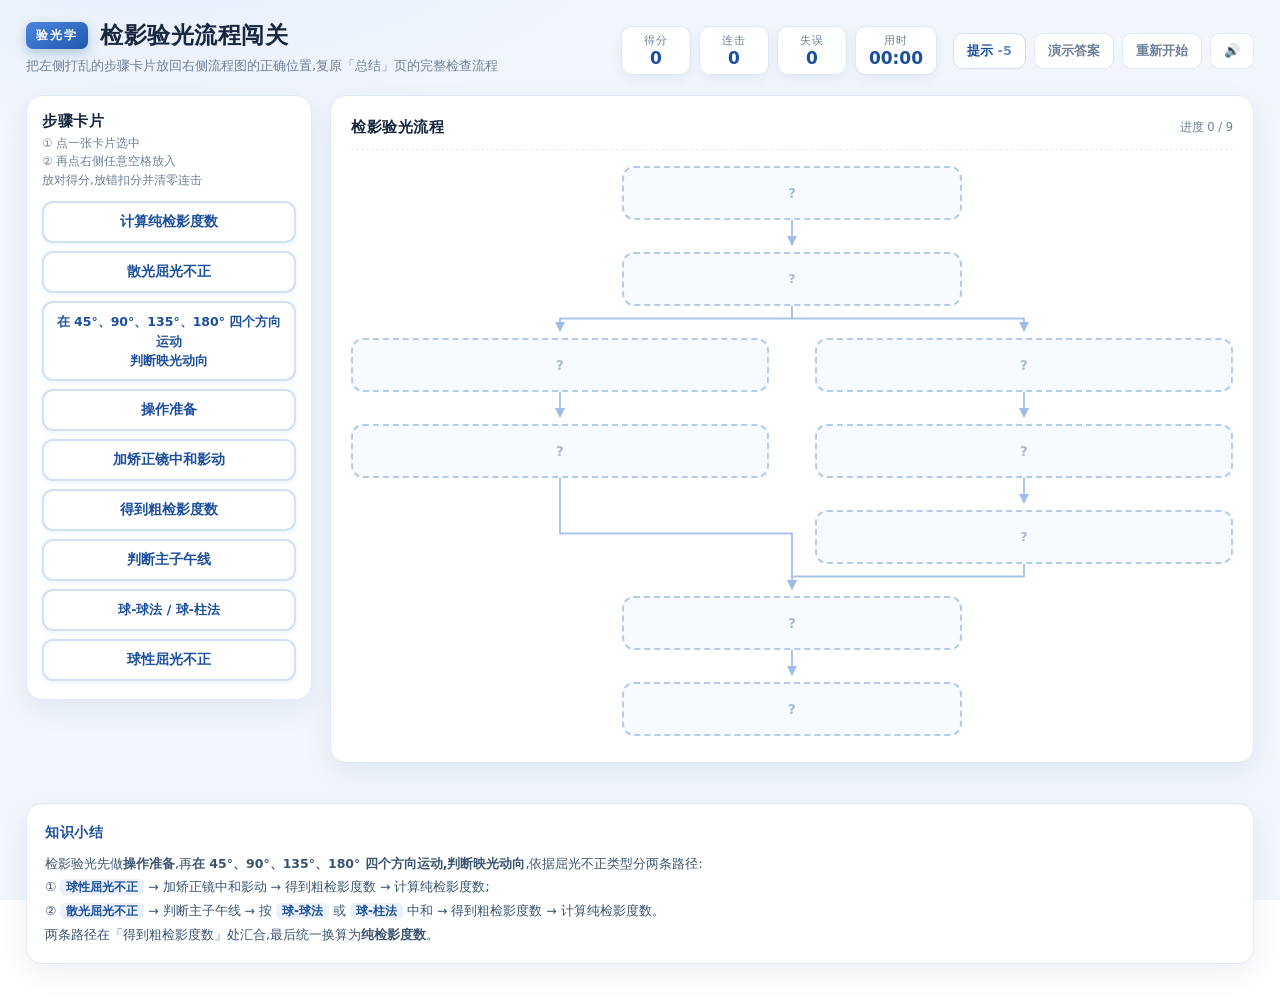
<file: index3.html>
<!DOCTYPE html>
<html lang="zh-CN">
<head>
<meta charset="UTF-8" />
<meta name="viewport" content="width=device-width, initial-scale=1" />
<title>检影验光流程闯关 · 总结页小游戏</title>
<style>
  :root{
    --bg:#f2f6fc;
    --panel:#ffffff;
    --ink:#16273f;
    --muted:#6d8099;
    --blue:#2f6fd0;
    --blue-d:#1c4f9e;
    --blue-l:#eaf1fd;
    --green:#17a673;
    --green-l:#e2f7ee;
    --red:#dd5043;
    --red-l:#fdecea;
    --line:#b7cae8;
    --r:14px;
  }
  *{box-sizing:border-box}
  html,body{margin:0;padding:0}
  body{
    font-family:"Microsoft YaHei","PingFang SC","Hiragino Sans GB",system-ui,-apple-system,sans-serif;
    background:radial-gradient(1100px 520px at 12% -12%, #e2ecfb 0%, var(--bg) 48%) fixed;
    color:var(--ink);
    min-height:100vh;
    -webkit-font-smoothing:antialiased;
  }

  /* ---------- header ---------- */
  header{
    display:flex;align-items:flex-end;justify-content:space-between;gap:22px;
    flex-wrap:wrap;
    padding:20px 26px 6px;
  }
  .brand{display:flex;align-items:center;gap:12px;margin-bottom:6px}
  .logo{
    background:linear-gradient(150deg,#4a86e0,#2158ad);
    color:#fff;font-size:12px;font-weight:700;letter-spacing:2px;
    padding:5px 10px;border-radius:7px;
    box-shadow:0 5px 12px rgba(33,88,173,.28);
    white-space:nowrap;
  }
  h1{margin:0;font-size:23px;letter-spacing:.5px}
  .sub{margin:5px 0 0;color:var(--muted);font-size:13px}

  .right-col{display:flex;align-items:center;gap:16px;flex-wrap:wrap}
  .stats{display:flex;gap:8px}
  .stat{
    background:var(--panel);border:1px solid #dfe8f6;border-radius:11px;
    padding:6px 13px;text-align:center;min-width:70px;
    box-shadow:0 4px 12px rgba(28,68,128,.07);
  }
  .stat span{display:block;font-size:11px;color:var(--muted);letter-spacing:.5px}
  .stat b{font-size:17px;color:var(--blue-d);font-variant-numeric:tabular-nums}
  .stat b.ok{color:var(--green)}

  .tools{display:flex;gap:8px;flex-wrap:wrap}
  button{
    font-family:inherit;font-size:13px;font-weight:600;
    border-radius:10px;cursor:pointer;transition:.15s;
    border:1px solid #cfe0f7;background:#fff;color:var(--blue-d);
    padding:8px 13px;
  }
  button:hover{background:var(--blue-l);border-color:var(--blue);transform:translateY(-1px)}
  button:active{transform:none}
  button.ghost{color:var(--muted);border-color:#e2e9f3}
  button.ghost:hover{background:#f4f7fb;color:var(--ink)}

  /* ---------- layout ---------- */
  main{
    display:grid;grid-template-columns:286px minmax(0,1fr);
    gap:18px;padding:14px 26px 40px;align-items:start;
  }
  @media (max-width:940px){
    main{grid-template-columns:1fr}
    header{padding-bottom:2px}
  }

  .panel{
    background:var(--panel);border:1px solid #e0e9f6;border-radius:16px;
    box-shadow:0 10px 28px rgba(28,68,128,.08);
  }

  /* ---------- card pool ---------- */
  .pool{padding:16px 15px 18px;position:sticky;top:14px}
  .pool h2{margin:0 0 3px;font-size:15px;letter-spacing:.5px}
  .pool .tip{margin:0 0 12px;font-size:11.5px;color:var(--muted);line-height:1.6}
  .cards{display:flex;flex-direction:column;gap:8px;min-height:60px}
  .card{
    border:2px solid #cfe0f7;background:#fff;border-radius:11px;
    padding:10px 12px;font-size:13.5px;font-weight:600;color:var(--blue-d);
    text-align:center;cursor:pointer;user-select:none;transition:.16s;
    box-shadow:0 2px 5px rgba(47,111,208,.08);
  }
  .card:hover{transform:translateY(-2px);border-color:var(--blue);box-shadow:0 7px 15px rgba(47,111,208,.18)}
  .card.sel{
    background:linear-gradient(155deg,#4f8ae3,#2b66c6);color:#fff;
    border-color:var(--blue-d);transform:translateY(-2px) scale(1.02);
    box-shadow:0 9px 20px rgba(47,111,208,.32);
  }
  .card.pulse{animation:pulse .9s ease-in-out infinite}
  .card.long{font-size:12.5px;line-height:1.55;padding:9px 10px}
  @keyframes pulse{
    0%,100%{box-shadow:0 0 0 0 rgba(47,111,208,.45)}
    50%{box-shadow:0 0 0 9px rgba(47,111,208,0)}
  }
  .pool.shake{animation:shake .4s}
  @keyframes shake{
    0%,100%{transform:translateX(0)}20%{transform:translateX(-7px)}
    40%{transform:translateX(6px)}60%{transform:translateX(-4px)}80%{transform:translateX(3px)}
  }
  .empty-note{font-size:12px;color:var(--muted);text-align:center;padding:16px 0}

  /* ---------- board ---------- */
  .board{padding:22px 20px 26px}
  .board-head{
    display:flex;align-items:center;justify-content:space-between;
    gap:12px;margin-bottom:16px;padding-bottom:12px;border-bottom:1px dashed #e3ecf8;
  }
  .board-head h2{margin:0;font-size:15px;letter-spacing:.5px}
  .board-head .note{font-size:11.5px;color:var(--muted)}

  .wrap{position:relative;border:0;padding:0;margin:0}
  .links{position:absolute;top:0;left:0;pointer-events:none;z-index:1;overflow:visible}

  .grid{
    position:relative;z-index:2;
    display:grid;
    grid-template-columns:minmax(0,1fr) minmax(0,1fr);
    gap:32px 46px;
    border:0;padding:0;
  }
  @media (max-width:700px){
    .grid{gap:22px 20px}
  }

  .slot{
    position:relative;
    min-height:54px;border-radius:12px;
    border:2px dashed var(--line);background:#f7fbff;
    display:flex;align-items:center;justify-content:center;text-align:center;
    font-size:13.5px;font-weight:600;color:#a9bcd6;
    padding:8px 12px;cursor:pointer;transition:.18s;
    line-height:1.35;
  }
  .slot:hover:not(.filled){border-color:var(--blue);background:#eef5ff;color:var(--blue)}
  .slot.armed{border-color:var(--blue);background:#eef5ff;color:var(--blue);animation:arm 1.5s ease-in-out infinite}
  @keyframes arm{
    0%,100%{box-shadow:0 0 0 0 rgba(47,111,208,.34)}
    50%{box-shadow:0 0 0 7px rgba(47,111,208,0)}
  }
  .slot.wide{width:min(100%, 340px);justify-self:center}
  .slot.long{font-size:12.5px;line-height:1.55;padding:8px 10px}

  .slot.filled{
    border-style:solid;border-color:var(--blue-d);
    background:linear-gradient(158deg,#4d88e2,#2c67c7);
    color:#fff;font-weight:700;cursor:default;
    box-shadow:0 7px 16px rgba(44,103,199,.3);
    animation:pop .32s cubic-bezier(.2,1.5,.5,1);
  }
  @keyframes pop{0%{transform:scale(.86)}100%{transform:scale(1)}}
  .slot.filled::after{
    content:"✓";position:absolute;top:-8px;right:-8px;
    width:20px;height:20px;border-radius:50%;
    background:var(--green);color:#fff;font-size:12px;
    display:flex;align-items:center;justify-content:center;
    box-shadow:0 3px 8px rgba(23,166,115,.4);
  }
  .slot.bad{
    border-color:var(--red);background:var(--red-l);color:var(--red);
    animation:shake .42s;
  }
  .slot.float{animation:pop .3s cubic-bezier(.2,1.5,.5,1)}

  /* ---------- result ---------- */
  .overlay{
    position:fixed;inset:0;background:rgba(18,36,64,.42);
    display:flex;align-items:center;justify-content:center;padding:22px;
    opacity:0;pointer-events:none;transition:.25s;z-index:50;
    backdrop-filter:blur(3px);
  }
  .overlay.show{opacity:1;pointer-events:auto}
  .modal{
    background:#fff;border-radius:20px;max-width:470px;width:100%;
    padding:26px 26px 22px;text-align:center;
    box-shadow:0 26px 60px rgba(14,40,80,.34);
    transform:translateY(14px) scale(.97);transition:.28s cubic-bezier(.2,1.3,.5,1);
  }
  .overlay.show .modal{transform:none}
  .modal .crown{font-size:34px;line-height:1}
  .modal h3{margin:8px 0 4px;font-size:20px}
  .stars{font-size:26px;letter-spacing:6px;color:#f0b429;margin:6px 0 12px}
  .sum{display:flex;justify-content:center;gap:26px;margin:14px 0 16px}
  .sum div{font-size:12px;color:var(--muted)}
  .sum b{display:block;font-size:19px;color:var(--blue-d);margin-top:2px}
  .recap{
    text-align:left;background:#f6f9fe;border:1px solid #e3ecf8;border-radius:12px;
    padding:12px 14px;font-size:12.5px;line-height:1.85;color:#2c4560;
  }
  .recap b{color:var(--blue-d)}
  .modal .tools{justify-content:center;margin-top:18px}

  /* ---------- footer knowledge ---------- */
  .know{
    margin:0 26px 34px;padding:16px 18px;font-size:12.5px;line-height:1.9;color:#3a5470;
  }
  .know h4{margin:0 0 6px;font-size:13.5px;color:var(--blue-d);letter-spacing:.5px}
  .know code{
    background:var(--blue-l);color:var(--blue-d);border-radius:5px;
    padding:1px 6px;font-family:inherit;font-weight:600;font-size:12px;
  }
  .toast{
    position:fixed;left:50%;bottom:34px;transform:translate(-50%,14px);
    background:#1b3355;color:#fff;font-size:13px;font-weight:600;
    padding:10px 18px;border-radius:999px;opacity:0;pointer-events:none;
    transition:.25s;z-index:60;box-shadow:0 12px 26px rgba(14,40,80,.3);
  }
  .toast.show{opacity:1;transform:translate(-50%,0)}
</style>
</head>
<body>

<header>
  <div>
    <div class="brand">
      <span class="logo">验光学</span>
      <h1>检影验光流程闯关</h1>
    </div>
    <p class="sub">把左侧打乱的步骤卡片放回右侧流程图的正确位置,复原「总结」页的完整检查流程</p>
  </div>
  <div class="right-col">
    <div class="stats">
      <div class="stat"><span>得分</span><b id="score">0</b></div>
      <div class="stat"><span>连击</span><b id="combo">0</b></div>
      <div class="stat"><span>失误</span><b id="miss">0</b></div>
      <div class="stat"><span>用时</span><b id="time">00:00</b></div>
    </div>
    <div class="tools">
      <button id="hintBtn">提示 <span style="opacity:.65">-5</span></button>
      <button id="ansBtn" class="ghost">演示答案</button>
      <button id="resetBtn" class="ghost">重新开始</button>
      <button id="soundBtn" class="ghost" title="音效开关">🔊</button>
    </div>
  </div>
</header>

<main>
  <aside class="panel pool" id="pool">
    <h2>步骤卡片</h2>
    <p class="tip">① 点一张卡片选中<br>② 再点右侧任意空格放入<br>放对得分,放错扣分并清零连击</p>
    <div class="cards" id="cards"></div>
  </aside>

  <section class="panel board">
    <div class="board-head">
      <h2>检影验光流程</h2>
      <span class="note" id="progress">进度 0 / 9</span>
    </div>
    <div class="wrap" id="wrap">
      <svg class="links" id="links"></svg>
      <div class="grid" id="grid"></div>
    </div>
  </section>
</main>

<div class="panel know">
  <h4>知识小结</h4>
  检影验光先做<b>操作准备</b>,再<b>在 45°、90°、135°、180° 四个方向运动,判断映光动向</b>,依据屈光不正类型分两条路径:<br>
  ① <code>球性屈光不正</code> → 加矫正镜中和影动 → 得到粗检影度数 → 计算纯检影度数;<br>
  ② <code>散光屈光不正</code> → 判断主子午线 → 按 <code>球-球法</code> 或 <code>球-柱法</code> 中和 → 得到粗检影度数 → 计算纯检影度数。<br>
  两条路径在「得到粗检影度数」处汇合,最后统一换算为<b>纯检影度数</b>。
</div>

<div class="overlay" id="overlay">
  <div class="modal">
    <div class="crown" id="crown">🏆</div>
    <h3 id="rTitle">流程通关!</h3>
    <div class="stars" id="stars">★★★</div>
    <div class="sum">
      <div>得分<b id="rScore">0</b></div>
      <div>用时<b id="rTime">00:00</b></div>
      <div>失误<b id="rMiss">0</b></div>
    </div>
    <div class="recap" id="recap"></div>
    <div class="tools">
      <button id="againBtn">再来一次</button>
      <button id="closeBtn" class="ghost">看看流程</button>
    </div>
  </div>
</div>

<div class="toast" id="toast"></div>

<script>
(function(){
  "use strict";

  /* ============ 数据 ============ */
  const STEPS = [
    {key:'op',  text:'操作准备'},
    {key:'chk', text:'在 45°、90°、135°、180° 四个方向运动,判断映光动向',
                html:'在 45°、90°、135°、180° 四个方向运动<br>判断映光动向'},
    {key:'sph', text:'球性屈光不正'},
    {key:'cyl', text:'散光屈光不正'},
    {key:'add', text:'加矫正镜中和影动'},
    {key:'mer', text:'判断主子午线'},
    {key:'sbc', text:'球-球法 / 球-柱法'},
    {key:'cr',  text:'得到粗检影度数'},
    {key:'pu',  text:'计算纯检影度数'}
  ];

  // 与原图一致:单链路在前,散光支多一层,两支在最后一格汇合
  const LAYOUT = [
    {key:'op',  row:1, span:2},
    {key:'chk', row:2, span:2},
    {key:'sph', row:3, col:1},
    {key:'cyl', row:3, col:2},
    {key:'add', row:4, col:1},
    {key:'mer', row:4, col:2},
    {key:'sbc', row:5, col:2},
    {key:'cr',  row:6, span:2},
    {key:'pu',  row:7, span:2}
  ];

  const EDGES = [
    ['op','chk'], ['chk','sph'], ['chk','cyl'],
    ['sph','add'], ['cyl','mer'], ['mer','sbc'],
    ['add','cr'],  ['sbc','cr'],  ['cr','pu']
  ];

  const TEXT = {};
  const HTML = {};
  STEPS.forEach(s => { TEXT[s.key] = s.text; HTML[s.key] = s.html || s.text; });

  /* ============ DOM ============ */
  const $ = sel => document.querySelector(sel);
  const gridEl = $('#grid');
  const cardsEl = $('#cards');
  const linksEl = $('#links');
  const slotEl = {};
  const cardEl = {};

  /* ============ 状态 ============ */
  let S = {};

  function newState(){
    S = {
      sel:null,          // 当前选中的卡片 key
      filled:{},         // key -> true
      score:0, combo:0, miss:0,
      done:0, total:STEPS.length,
      t0:null, tick:null, locked:false, sound:true, playing:false
    };
  }

  /* ============ 音效 ============ */
  let ac = null;
  function beep(freq, dur, type, vol){
    if(!S.sound) return;
    try{
      ac = ac || new (window.AudioContext || window.webkitAudioContext)();
      if(ac.state === 'suspended') ac.resume();
      const o = ac.createOscillator(), g = ac.createGain();
      o.type = type || 'sine';
      o.frequency.value = freq;
      g.gain.value = vol || .05;
      o.connect(g); g.connect(ac.destination);
      o.start();
      g.gain.exponentialRampToValueAtTime(.0001, ac.currentTime + dur);
      o.stop(ac.currentTime + dur + .02);
    }catch(e){ /* 静默 */ }
  }
  const sfxOk    = () => { beep(740, .1, 'sine', .05); setTimeout(()=>beep(1180, .13, 'sine', .045), 80); };
  const sfxBad   = () => beep(170, .2, 'triangle', .06);
  const sfxWin   = () => [0,120,240,400].forEach((d,i)=>setTimeout(()=>beep([660,880,1100,1480][i], .18, 'sine', .05), d));

  /* ============ 构建棋盘 ============ */
  function buildBoard(){
    gridEl.innerHTML = '';
    for(const k in slotEl) delete slotEl[k];

    LAYOUT.forEach(cfg => {
      const d = document.createElement('div');
      d.className = 'slot' + (cfg.span === 2 ? ' wide' : '') + (TEXT[cfg.key].length > 9 ? ' long' : '');
      d.dataset.key = cfg.key;
      d.style.gridRow = cfg.row;
      d.style.gridColumn = cfg.span === 2 ? '1 / span 2' : String(cfg.col);
      d.textContent = '?';
      d.addEventListener('click', () => onSlotClick(cfg.key));
      gridEl.appendChild(d);
      slotEl[cfg.key] = d;
    });
  }

  /* ============ 构建卡片 ============ */
  function buildCards(){
    cardsEl.innerHTML = '';
    for(const k in cardEl) delete cardEl[k];

    const pool = STEPS.slice();
    for(let i = pool.length - 1; i > 0; i--){
      const j = Math.floor(Math.random() * (i + 1));
      [pool[i], pool[j]] = [pool[j], pool[i]];
    }

    pool.forEach(s => {
      const c = document.createElement('div');
      c.className = 'card' + (s.text.length > 9 ? ' long' : '');
      c.dataset.key = s.key;
      c.innerHTML = HTML[s.key];
      c.addEventListener('click', () => onCardClick(s.key));
      cardsEl.appendChild(c);
      cardEl[s.key] = c;
    });
  }

  /* ============ 连线 ============ */
  function drawLinks(){
    const W = gridEl.clientWidth, H = gridEl.clientHeight;
    if(!W || !H) return;
    linksEl.setAttribute('width', W);
    linksEl.setAttribute('height', H);
    linksEl.setAttribute('viewBox', '0 0 ' + W + ' ' + H);

    let buf = '<defs><marker id="ar" viewBox="0 0 10 10" refX="9" refY="5" '
            + 'markerWidth="5" markerHeight="5" orient="auto">'
            + '<path d="M0,0 L10,5 L0,10 z" fill="#9fbde8"/></marker></defs>';

    EDGES.forEach(pair => {
      const a = slotEl[pair[0]], b = slotEl[pair[1]];
      if(!a || !b) return;
      const ax = a.offsetLeft + a.offsetWidth / 2;
      const ay = a.offsetTop + a.offsetHeight;
      const bx = b.offsetLeft + b.offsetWidth / 2;
      const by = b.offsetTop - 7;
      let d;
      if(Math.abs(ax - bx) < 1){
        d = 'M ' + ax + ' ' + ay + ' L ' + bx + ' ' + by;
      }else{
        const my = ay + (by - ay) / 2;
        d = 'M ' + ax + ' ' + ay + ' V ' + my + ' H ' + bx + ' V ' + by;
      }
      buf += '<path d="' + d + '" fill="none" stroke="#a9c5ea" stroke-width="2" '
           + 'stroke-linejoin="round" marker-end="url(#ar)"/>';
    });
    linksEl.innerHTML = buf;
  }

  /* ============ 取答案 ============ */
  function answerOf(key){ return HTML[key]; }

  /* ============ 交互 ============ */
  function onCardClick(key){
    if(S.locked || S.filled[key]) return;
    if(S.sel === key){ S.sel = null; }
    else { S.sel = key; }
    refreshSel();
    startClock();
  }

  function refreshSel(){
    for(const k in cardEl){
      cardEl[k].classList.toggle('sel', S.sel === k);
      cardEl[k].classList.remove('pulse');
    }
    for(const k in slotEl){
      const s = slotEl[k];
      const arm = S.sel && !S.filled[k] && S.sel === k;
      s.classList.toggle('armed', !!arm);
    }
  }

  function onSlotClick(key){
    if(S.locked || S.filled[key]) return;
    startClock();

    if(!S.sel){
      $('#pool').classList.add('shake');
      setTimeout(()=>$('#pool').classList.remove('shake'), 420);
      toast('先在左侧选一张卡片');
      return;
    }

    const slot = slotEl[key];
    if(S.sel === key){
      // 正确
      S.filled[key] = true;
      slot.classList.remove('armed');
      slot.classList.add('filled');
      slot.innerHTML = answerOf(key);

      const card = cardEl[key];
      if(card){ card.style.transition = '.22s'; card.style.opacity = '0';
                card.style.transform = 'scale(.9)';
                setTimeout(()=>{ if(card.parentNode) card.parentNode.removeChild(card); }, 220); }

      S.combo += 1;
      const gain = 10 + Math.min((S.combo - 1) * 2, 10);
      S.score += gain;
      S.done += 1;
      S.sel = null;
      sfxOk();
      refreshSel(); updateStats();

      if(S.done === S.total) finish();
    }else{
      // 错误
      slot.classList.add('bad');
      setTimeout(()=>slot.classList.remove('bad'), 460);
      slot.classList.add('float');
      setTimeout(()=>slot.classList.remove('float'), 320);
      S.miss += 1;
      S.combo = 0;
      S.score = Math.max(0, S.score - 3);
      sfxBad();
      updateStats();
      toast('位置不对哦,再想想流程顺序');
    }
  }

  function updateStats(){
    $('#score').textContent = S.score;
    $('#combo').textContent = S.combo;
    $('#miss').textContent = S.miss;
    $('#progress').textContent = '进度 ' + S.done + ' / ' + S.total;
    const sm = $('#combo');
    sm.classList.toggle('ok', S.combo >= 3);
  }

  /* ============ 计时 ============ */
  function startClock(){
    if(S.t0 || S.locked) return;
    S.t0 = Date.now();
    S.tick = setInterval(()=>{ $('#time').textContent = fmt(elapsed()); }, 500);
  }
  function elapsed(){ return S.t0 ? Math.floor((Date.now() - S.t0) / 1000) : 0; }
  function stopClock(){ if(S.tick) clearInterval(S.tick); S.tick = null; }
  function fmt(sec){
    const m = String(Math.floor(sec / 60)).padStart(2, '0');
    const s = String(sec % 60).padStart(2, '0');
    return m + ':' + s;
  }

  /* ============ 结算 ============ */
  function finish(){
    stopClock();
    S.locked = true;
    const sec = elapsed();
    const stars = (S.miss === 0 && sec <= 60) ? 3 : (S.miss <= 2 ? 2 : 1);
    sfxWin();

    $('#rScore').textContent = S.score;
    $('#rTime').textContent = fmt(sec);
    $('#rMiss').textContent = S.miss;
    $('#stars').textContent = '★★★'.slice(0, stars) + '☆☆☆'.slice(0, 3 - stars);
    $('#crown').textContent = stars === 3 ? '🏆' : (stars === 2 ? '🎉' : '💪');
    $('#rTitle').textContent = stars === 3 ? '完美通关!' : (stars === 2 ? '流程通关!' : '通关啦,再练一遍更稳');
    $('#recap').innerHTML =
      '<b>操作准备</b> → <b>在 45°、90°、135°、180° 四个方向运动,判断映光动向</b><br>' +
      '① 球性屈光不正 → 加矫正镜中和影动 → 得到粗检影度数 → 计算纯检影度数<br>' +
      '② 散光屈光不正 → 判断主子午线 →「球-球法 / 球-柱法」→ 得到粗检影度数 → 计算纯检影度数<br>' +
      '两条路径在「得到粗检影度数」处汇合,最后统一换算出纯检影度数。';
    setTimeout(()=>$('#overlay').classList.add('show'), 420);
  }

  /* ============ 提示 / 演示 / 重开 ============ */
  function hint(){
    if(S.locked) return;
    startClock();
    const order = LAYOUT.map(l => l.key);
    const next = order.find(k => !S.filled[k]);
    if(!next) return;
    S.score = Math.max(0, S.score - 5);
    S.combo = 0;
    updateStats();
    S.sel = next;
    refreshSel();
    if(cardEl[next]){
      cardEl[next].classList.add('pulse', 'sel');
      cardEl[next].scrollIntoView({block:'nearest', behavior:'smooth'});
    }
    toast('已为你标出下一步');
  }

  function showAnswer(){
    if(S.locked) return;
    S.locked = true;
    stopClock();
    S.sel = null;
    LAYOUT.forEach(l => {
      const s = slotEl[l.key];
      s.classList.remove('armed');
      s.classList.add('filled');
      s.innerHTML = answerOf(l.key);
      S.filled[l.key] = true;
      const c = cardEl[l.key];
      if(c && c.parentNode) c.parentNode.removeChild(c);
    });
    S.done = S.total;
    updateStats();
    $('#progress').textContent = '进度 9 / 9(演示)';
    toast('已展示标准流程,点「重新开始」再挑战一次');
  }

  function reset(){
    stopClock();
    newState();
    buildBoard();
    buildCards();
    updateStats();
    $('#time').textContent = '00:00';
    $('#overlay').classList.remove('show');
    requestAnimationFrame(()=>{ drawLinks(); refreshSel(); });
  }

  /* ============ Toast ============ */
  let toastTimer = null;
  function toast(msg){
    const t = $('#toast');
    t.textContent = msg;
    t.classList.add('show');
    if(toastTimer) clearTimeout(toastTimer);
    toastTimer = setTimeout(()=>t.classList.remove('show'), 1700);
  }

  /* ============ 事件绑定 ============ */
  $('#hintBtn').addEventListener('click', hint);
  $('#ansBtn').addEventListener('click', showAnswer);
  $('#resetBtn').addEventListener('click', reset);
  $('#againBtn').addEventListener('click', reset);
  $('#closeBtn').addEventListener('click', ()=>$('#overlay').classList.remove('show'));
  $('#soundBtn').addEventListener('click', function(){
    S.sound = !S.sound;
    this.textContent = S.sound ? '🔊' : '🔇';
    if(S.sound) beep(880, .1, 'sine', .05);
  });

  // 点空白处取消选中
  document.addEventListener('click', function(e){
    if(e.target.closest('.card') || e.target.closest('.slot') || e.target.closest('button')) return;
    if(S.sel){ S.sel = null; refreshSel(); }
  });

  // 键盘 1-9 选卡,R 重开
  document.addEventListener('keydown', function(e){
    if(e.key === 'r' || e.key === 'R'){ reset(); return; }
    const n = parseInt(e.key, 10);
    if(n >= 1 && n <= 9){
      const alive = STEPS.filter(s => !S.filled[s.key]);
      // 按卡片当前 DOM 顺序取
      const order = Array.from(cardsEl.children).map(el => el.dataset.key);
      if(order[n-1]) onCardClick(order[n-1]);
    }
  });

  let rz = null;
  window.addEventListener('resize', function(){
    if(rz) cancelAnimationFrame(rz);
    rz = requestAnimationFrame(drawLinks);
  });

  /* ============ 启动 ============ */
  newState();
  buildBoard();
  buildCards();
  updateStats();
  requestAnimationFrame(drawLinks);
  // 字体/布局稳定后再校准一次连线
  setTimeout(drawLinks, 260);
  window.addEventListener('load', drawLinks);
})();
</script>
</body>
</html>
</file>
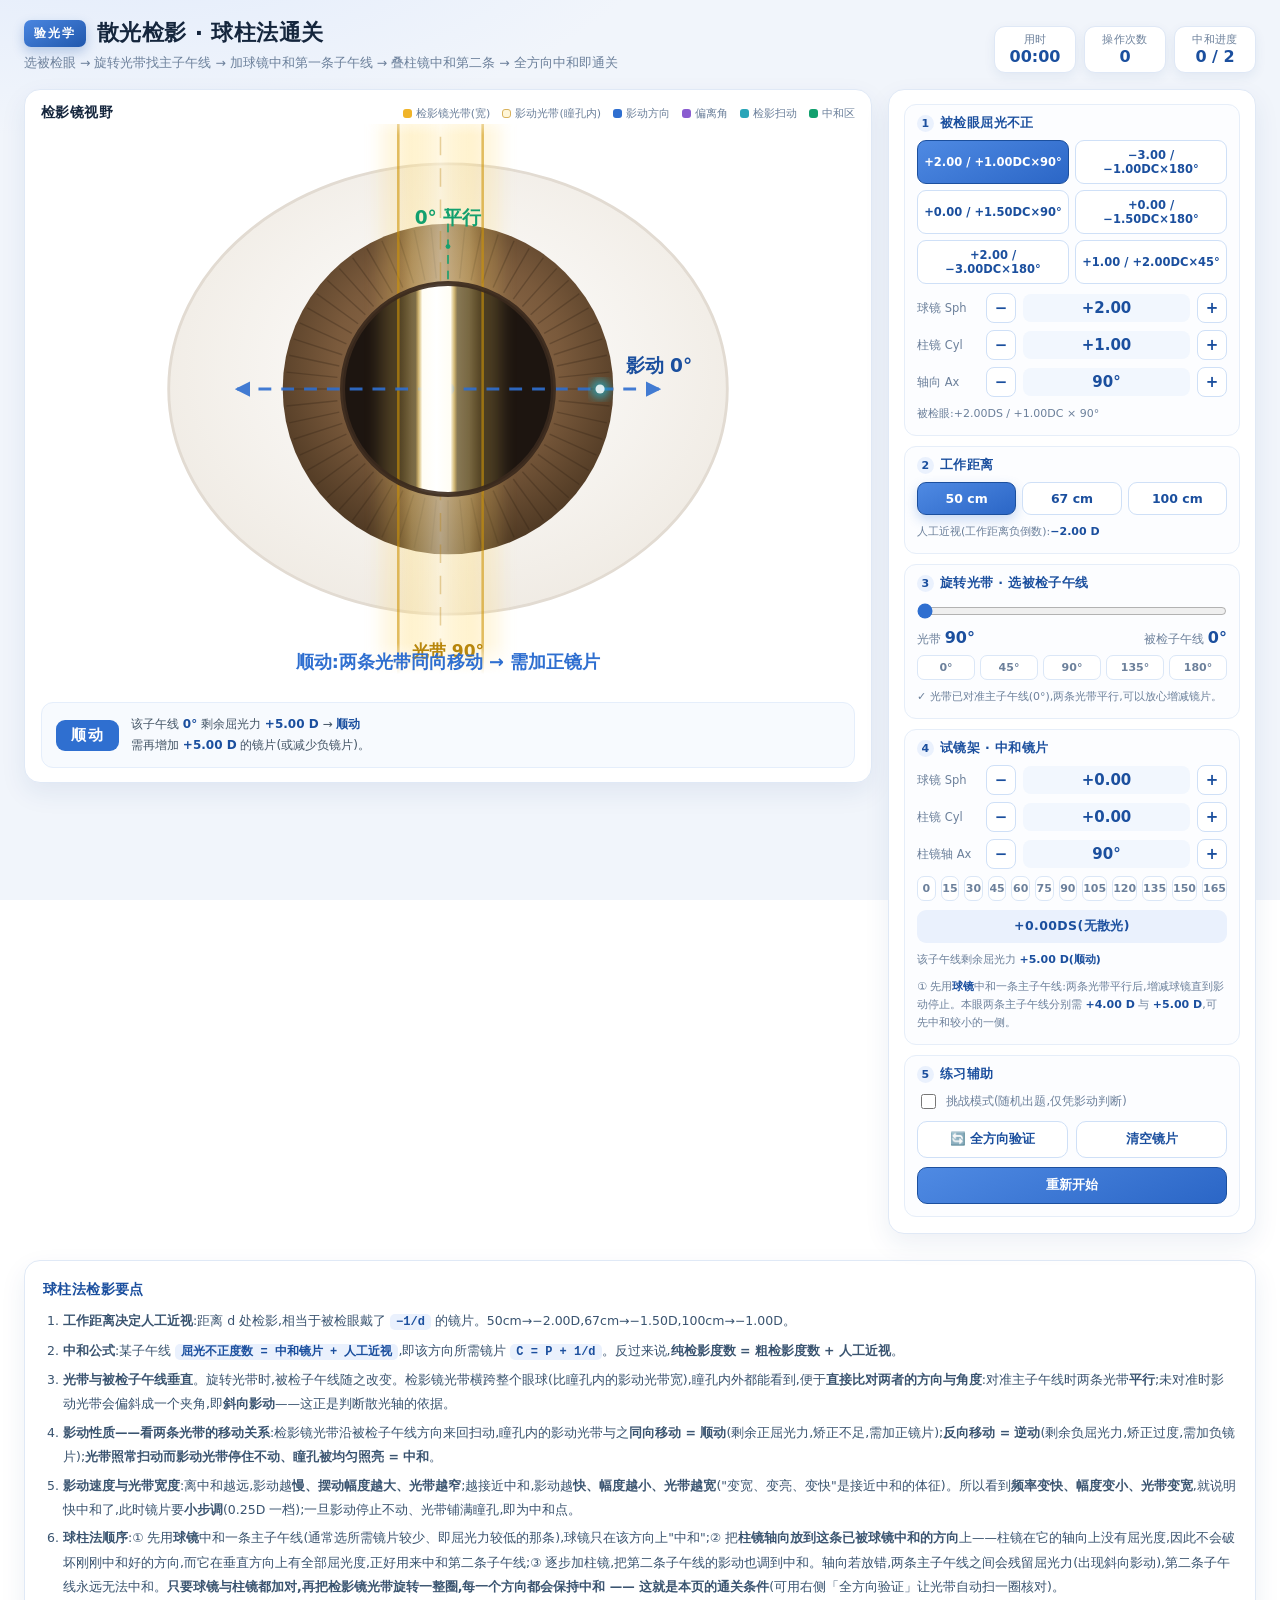
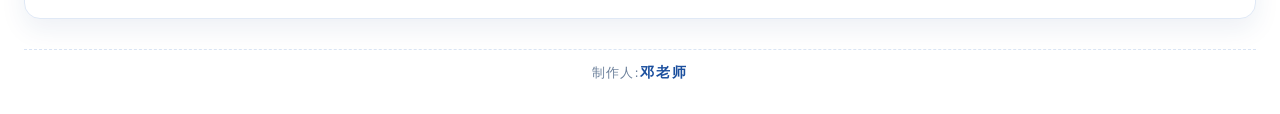
<file: index4.html>
<!DOCTYPE html>
<html lang="zh-CN">
<head>
<meta charset="UTF-8" />
<meta name="viewport" content="width=device-width, initial-scale=1" />
<title>散光检影 · 球柱法通关模拟</title>
<style>
  :root{
    --bg:#f1f5fb;
    --panel:#ffffff;
    --ink:#15263d;
    --muted:#6c809b;
    --blue:#2f6fd0;
    --blue-d:#1b4f9e;
    --blue-l:#eaf1fd;
    --green:#12a06e;
    --green-l:#e0f7ee;
    --amber:#d98a00;
    --amber-l:#fdf3e0;
    --red:#d94f42;
    --red-l:#fdecea;
  }
  *{box-sizing:border-box}
  html,body{margin:0;padding:0}
  body{
    font-family:"Microsoft YaHei","PingFang SC","Hiragino Sans GB",system-ui,-apple-system,sans-serif;
    background:radial-gradient(1100px 500px at 10% -12%, #e0eafb 0%, var(--bg) 50%) fixed;
    color:var(--ink); min-height:100vh; -webkit-font-smoothing:antialiased;
  }

  header{
    display:flex;align-items:flex-end;justify-content:space-between;
    gap:20px;flex-wrap:wrap;padding:18px 24px 4px;
  }
  .brand{display:flex;align-items:center;gap:11px;margin-bottom:5px}
  .logo{
    background:linear-gradient(150deg,#4a86e0,#2158ad);color:#fff;
    font-size:12px;font-weight:700;letter-spacing:2px;padding:5px 10px;
    border-radius:7px;box-shadow:0 5px 12px rgba(33,88,173,.28);white-space:nowrap;
  }
  h1{margin:0;font-size:22px;letter-spacing:.4px}
  .sub{margin:4px 0 0;color:var(--muted);font-size:12.5px;line-height:1.6}

  .stats{display:flex;gap:8px;flex-wrap:wrap}
  .stat{
    background:var(--panel);border:1px solid #dfe8f6;border-radius:11px;
    padding:6px 12px;text-align:center;min-width:82px;
    box-shadow:0 4px 12px rgba(28,68,128,.07);
  }
  .stat span{display:block;font-size:10.5px;color:var(--muted);letter-spacing:.4px}
  .stat b{font-size:16px;color:var(--blue-d);font-variant-numeric:tabular-nums}
  .stat b.ok{color:var(--green)}

  main{
    display:grid;grid-template-columns:minmax(0,1fr) 368px;
    gap:16px;padding:12px 24px 26px;align-items:start;
  }
  @media (max-width:1060px){ main{grid-template-columns:1fr} }

  .panel{
    background:var(--panel);border:1px solid #e0e9f6;border-radius:16px;
    box-shadow:0 10px 26px rgba(28,68,128,.08);
  }

  /* ============ 舞台 ============ */
  .stage{padding:14px 16px 14px}
  .stage-head{display:flex;align-items:center;justify-content:space-between;gap:10px;margin-bottom:2px;flex-wrap:wrap}
  .stage-head h2{margin:0;font-size:14px;letter-spacing:.4px}
  .legend{font-size:11px;color:var(--muted);display:flex;gap:12px;flex-wrap:wrap}
  .legend i{font-style:normal;display:inline-block;width:9px;height:9px;border-radius:3px;margin-right:4px;vertical-align:-1px}
  svg#eye{width:100%;height:auto;display:block;max-height:calc(100vh - 330px);min-height:270px}

  .verdict{
    display:flex;align-items:center;gap:12px;flex-wrap:wrap;
    margin-top:8px;padding:11px 14px;border-radius:12px;
    background:#f7fafe;border:1px solid #e5eefb;transition:.2s;
  }
  .verdict.ok{background:var(--green-l);border-color:#c3ecd9}
  .verdict.warn{background:var(--amber-l);border-color:#f6e2ba}
  .verdict.bad{background:var(--red-l);border-color:#f8d5d1}
  .tag{
    font-size:15px;font-weight:800;letter-spacing:1.5px;padding:6px 15px;border-radius:9px;
    color:#fff;background:var(--blue);white-space:nowrap;
  }
  .tag.ok{background:var(--green)}
  .tag.warn{background:var(--amber)}
  .tag.bad{background:var(--red)}
  .vd{font-size:12px;color:#456;line-height:1.75;flex:1;min-width:190px}
  .vd b{color:var(--blue-d);font-variant-numeric:tabular-nums}
  .vd .hi{color:var(--amber);font-weight:700}

  /* ============ 控制面板 ============ */
  .controls{padding:14px 15px 16px;display:flex;flex-direction:column;gap:10px}
  .grp{border:1px solid #e6eef9;border-radius:12px;padding:10px 12px 12px;background:#fcfdff}
  .grp h3{
    margin:0 0 8px;font-size:12.5px;color:var(--blue-d);letter-spacing:.4px;
    display:flex;align-items:center;gap:6px;
  }
  .grp h3 .idx{
    width:17px;height:17px;border-radius:50%;background:var(--blue-l);color:var(--blue-d);
    font-size:11px;display:inline-flex;align-items:center;justify-content:center;font-weight:700;flex:0 0 auto;
  }
  .mini{margin:8px 0 0;font-size:11px;color:var(--muted);line-height:1.65}
  .mini b{color:var(--blue-d)}
  .mini .warnTxt{color:var(--amber);font-weight:700}

  .presets{display:grid;grid-template-columns:1fr 1fr;gap:6px;margin-bottom:9px}
  .presets button{
    font-family:inherit;font-size:11.5px;font-weight:700;padding:7px 4px;border-radius:9px;
    border:1.5px solid #cfe0f7;background:#fff;color:var(--blue-d);cursor:pointer;
    font-variant-numeric:tabular-nums;transition:.15s;
  }
  .presets button:hover{background:var(--blue-l);border-color:var(--blue)}
  .presets button.on{background:linear-gradient(155deg,#4f8ae3,#2b66c6);color:#fff;border-color:var(--blue-d)}

  .seg{display:flex;gap:6px}
  .seg button{
    flex:1;font-family:inherit;font-size:12.5px;font-weight:700;padding:8px 4px;border-radius:9px;
    border:1.5px solid #cfe0f7;background:#fff;color:var(--blue-d);cursor:pointer;transition:.15s;
  }
  .seg button:hover{background:var(--blue-l)}
  .seg button.on{background:linear-gradient(155deg,#4f8ae3,#2b66c6);color:#fff;border-color:var(--blue-d);box-shadow:0 5px 12px rgba(47,111,208,.26)}

  input[type=range]{width:100%;accent-color:var(--blue);height:22px;cursor:pointer;margin:0}
  .val{display:flex;align-items:baseline;justify-content:space-between;font-size:11.5px;color:var(--muted);margin-top:2px}
  .val b{font-size:16px;color:var(--blue-d);font-variant-numeric:tabular-nums}
  .ticks{display:flex;gap:5px;margin-top:8px}
  .ticks button{
    flex:1;font-family:inherit;font-size:11px;font-weight:700;padding:5px 0;border-radius:7px;
    border:1.5px solid #dbe7f7;background:#fff;color:var(--muted);cursor:pointer;font-variant-numeric:tabular-nums;
  }
  .ticks button:hover{border-color:var(--blue);color:var(--blue-d);background:var(--blue-l)}

  .row{
    display:grid;grid-template-columns:62px 30px 1fr 30px;align-items:center;gap:7px;margin-bottom:7px;
  }
  .row:last-child{margin-bottom:0}  .row .lb{font-size:11.5px;color:var(--muted)}
  .row .num{
    text-align:center;font-weight:800;font-size:15px;color:var(--blue-d);
    font-variant-numeric:tabular-nums;background:#f2f7fe;border-radius:8px;padding:5px 2px;
  }
  .step{
    width:30px;height:30px;border-radius:8px;border:1.5px solid #cfe0f7;background:#fff;
    color:var(--blue-d);font-size:15px;font-weight:800;line-height:1;cursor:pointer;
    display:flex;align-items:center;justify-content:center;padding:0;font-family:inherit;
  }
  .step:hover{background:var(--blue-l);border-color:var(--blue)}
  .step:active{transform:scale(.94)}

  /* 柱镜轴向快捷(15° 一档,便于把轴向准确放到被中和的方向上) */
  .axq{display:grid;grid-template-columns:repeat(6,1fr);gap:4px;margin:7px 0 2px}
  .axq button{
    font-family:inherit;font-size:10.5px;font-weight:700;padding:4px 0;border-radius:6px;
    border:1.5px solid #dbe7f7;background:#fff;color:var(--muted);cursor:pointer;
    font-variant-numeric:tabular-nums;transition:.15s;line-height:1.2;
  }
  .axq button:hover{border-color:var(--blue);color:var(--blue-d);background:var(--blue-l)}
  .axq button.on{background:var(--blue-l);border-color:var(--blue);color:var(--blue-d);box-shadow:inset 0 0 0 1px var(--blue)}

  .rx{
    margin-top:9px;font-size:12.5px;font-weight:700;color:var(--blue-d);
    background:var(--blue-l);border-radius:9px;padding:8px 10px;text-align:center;
    letter-spacing:.4px;font-variant-numeric:tabular-nums;
  }

  .btnrow{display:flex;gap:8px}
  .btnrow button{
    flex:1;font-family:inherit;font-size:12.5px;font-weight:700;padding:9px;border-radius:10px;
    border:1.5px solid #cfe0f7;background:#fff;color:var(--blue-d);cursor:pointer;transition:.15s;
  }
  .btnrow button:hover{background:var(--blue-l)}
  .btnrow button.primary{background:linear-gradient(155deg,#4f8ae3,#2b66c6);color:#fff;border-color:var(--blue-d)}

  .switch{display:flex;align-items:center;gap:7px;font-size:11.5px;color:var(--muted);cursor:pointer;user-select:none}
  .switch input{accent-color:var(--blue);width:15px;height:15px;cursor:pointer}

  /* ============ 挑战模式 ============ */
  .chTag{
    display:none;margin-left:auto;font-size:10px;font-weight:700;letter-spacing:.6px;color:#fff;
    background:linear-gradient(155deg,#f2a71c,#d98200);padding:2px 7px;border-radius:6px;
    box-shadow:0 3px 8px rgba(217,130,0,.28);
  }
  body.challenge .chTag{display:inline-block}
  .only-ch{display:none}
  body.challenge .only-ch{display:flex}
  /* 挑战模式下被检眼处方封闭:预设与处方微调都锁住 */
  body.challenge .lock{opacity:.4;pointer-events:none;filter:saturate(.35);transition:.18s}
  body.challenge #eyeMini{color:#b8860b;font-weight:700}

  /* ============ 说明 ============ */
  .know{margin:0 24px 30px;padding:15px 18px;font-size:12.5px;line-height:1.95;color:#3a5470}
  .know h4{margin:0 0 7px;font-size:13.5px;color:var(--blue-d);letter-spacing:.4px}
  .know code{background:var(--blue-l);color:var(--blue-d);border-radius:5px;padding:1px 6px;font-weight:700;font-size:12px}
  .know ol{margin:6px 0 0;padding-left:20px}
  .know li{margin-bottom:4px}

  .credit{
    margin:0 24px 34px;padding-top:14px;text-align:center;font-size:12.5px;
    letter-spacing:1px;color:var(--muted);border-top:1px dashed #d9e4f4;
  }
  .credit b{color:var(--blue-d);font-size:13.5px;letter-spacing:2px}
  .byline{margin:11px 0 0;font-size:11.5px;letter-spacing:1.2px;color:var(--muted)}

  /* ============ 结算 ============ */
  .overlay{
    position:fixed;inset:0;background:rgba(18,36,64,.44);backdrop-filter:blur(3px);
    display:flex;align-items:center;justify-content:center;padding:20px;
    opacity:0;pointer-events:none;transition:.25s;z-index:50;
  }
  .overlay.show{opacity:1;pointer-events:auto}
  .modal{
    background:#fff;border-radius:20px;max-width:500px;width:100%;padding:24px 24px 20px;
    box-shadow:0 26px 60px rgba(14,40,80,.34);transform:translateY(14px) scale(.97);
    transition:.28s cubic-bezier(.2,1.3,.5,1);max-height:88vh;overflow:auto;
  }
  .overlay.show .modal{transform:none}
  .modal .crown{font-size:34px;text-align:center;line-height:1}
  .modal h3{margin:6px 0 4px;font-size:19px;text-align:center}
  .modal .stars{text-align:center;font-size:24px;letter-spacing:6px;color:#f0b429;margin:4px 0 12px}
  .sum{display:flex;justify-content:center;gap:28px;margin:0 0 14px}
  .sum div{font-size:11.5px;color:var(--muted);text-align:center}
  .sum b{display:block;font-size:18px;color:var(--blue-d);margin-top:2px;font-variant-numeric:tabular-nums}
  .calc{background:#f6f9fe;border:1px solid #e3ecf8;border-radius:12px;padding:12px 14px;font-size:12.5px;line-height:2;color:#2c4560}
  .calc .k{color:var(--muted)}
  .calc .v{font-weight:800;color:var(--blue-d);font-variant-numeric:tabular-nums}
  .calc .eq{border-top:1px dashed #d6e3f5;margin:6px 0;padding-top:6px}
  .modal .btnrow{justify-content:center;margin-top:16px}

  /* ============ 挑战成功横幅 ============ */
  .winBanner{
    display:none;margin-top:10px;border-radius:12px;padding:11px 14px;
    background:linear-gradient(135deg,#e9fbf3,#f2f8ff);border:1.5px solid #8fdcbc;
    color:#0b6b4c;font-size:12.5px;font-weight:600;line-height:1.6;
  }
  .winBanner.show{display:block;animation:pop .35s ease-out}
  .winBanner .big{font-size:15px;font-weight:800;margin-bottom:3px}
  @keyframes pop{from{transform:scale(.96);opacity:0}to{transform:scale(1);opacity:1}}

  /* ============ 全方向中和检查 ============ */
  .omniWrap{margin-top:10px;border:1.5px solid #dbe7f7;border-radius:12px;background:#f9fbff;padding:9px 11px}
  .omniWrap.hide{display:none}
  .omniHead{display:flex;justify-content:space-between;align-items:center;gap:8px;font-size:11.5px;color:var(--muted);margin-bottom:7px}
  .omniHead b{font-size:12px;color:var(--blue-d);font-variant-numeric:tabular-nums}
  .omniRow{display:grid;grid-template-columns:repeat(12,1fr);gap:4px}
  .omniRow .cell{
    text-align:center;border-radius:7px;padding:4px 0 4px;font-size:10px;font-weight:700;
    border:1.5px solid #e3ecf9;background:#fff;color:#9aa9bd;font-variant-numeric:tabular-nums;
    transition:.18s;
  }
  .omniRow .cell i{display:block;width:7px;height:7px;border-radius:50%;background:#dfe7f2;margin:3px auto 0}
  .omniRow .cell.ok{border-color:#9fe0c4;background:#effaf5;color:#0d7a55}
  .omniRow .cell.ok i{background:#12a06e}
  .omniRow .cell.up{border-color:#bcd6f7;background:#f2f7fe;color:#1f5fa8}
  .omniRow .cell.up i{background:#2f6fd0}
  .omniRow .cell.dn{border-color:#f6c9c2;background:#fdf3f1;color:#b8382a}
  .omniRow .cell.dn i{background:#d94f42}
  .omniRow .cell.cur{box-shadow:0 0 0 2.5px rgba(47,111,208,.28);border-color:var(--blue)}
  .omniNote{font-size:11px;color:var(--muted);margin-top:7px;line-height:1.55}
  .omniNote.ok{color:#0d7a55;font-weight:700}
  .omniNote.bad{color:#b8382a;font-weight:600}

  .toast{
    position:fixed;left:50%;bottom:32px;transform:translate(-50%,14px);
    background:#1b3355;color:#fff;font-size:13px;font-weight:600;
    padding:10px 18px;border-radius:999px;opacity:0;pointer-events:none;
    transition:.25s;z-index:60;box-shadow:0 12px 26px rgba(14,40,80,.3);
  }
  .toast.show{opacity:1;transform:translate(-50%,0)}
</style>
</head>
<body>

<header>
  <div>
    <div class="brand">
      <span class="logo">验光学</span>
      <h1>散光检影 · 球柱法通关</h1>
    </div>
    <p class="sub">选被检眼 → 旋转光带找主子午线 → 加球镜中和第一条子午线 → 叠柱镜中和第二条 → 全方向中和即通关</p>
  </div>
  <div class="stats">
    <div class="stat"><span>用时</span><b id="timeTxt">00:00</b></div>
    <div class="stat"><span>操作次数</span><b id="opsTxt">0</b></div>
    <div class="stat"><span>中和进度</span><b id="progTxt">0 / 2</b></div>
  </div>
</header>

<main>
  <section class="panel stage">
    <div class="stage-head">
      <h2>检影镜视野</h2>
      <div class="legend">
        <span><i style="background:#f0b429"></i>检影镜光带(宽)</span>
        <span><i style="background:#fff6d8;border:1px solid #d9b25c"></i>影动光带(瞳孔内)</span>
        <span><i style="background:#2f6fd0"></i>影动方向</span>
        <span><i style="background:#8a5cd0"></i>偏离角</span>
        <span><i style="background:#2aa5b8"></i>检影扫动</span>
        <span><i style="background:#12a06e"></i>中和区</span>
      </div>
    </div>

    <svg id="eye" viewBox="0 0 440 400" aria-label="检影镜视野模拟">
      <defs>
        <radialGradient id="irisG" cx="50%" cy="42%" r="62%">
          <stop offset="0%" stop-color="#9a7654"/>
          <stop offset="55%" stop-color="#7a5a3c"/>
          <stop offset="100%" stop-color="#47331f"/>
        </radialGradient>
        <radialGradient id="scleraG" cx="50%" cy="45%" r="70%">
          <stop offset="0%" stop-color="#ffffff"/>
          <stop offset="100%" stop-color="#ece6dd"/>
        </radialGradient>
        <linearGradient id="bandG" x1="0" y1="0" x2="0" y2="1">
          <stop offset="0%"   stop-color="#ffcf5c" stop-opacity="0"/>
          <stop offset="7%"   stop-color="#ffe08a" stop-opacity=".6"/>
          <stop offset="16%"  stop-color="#fffdf4" stop-opacity="1"/>
          <stop offset="50%"  stop-color="#ffffff" stop-opacity="1"/>
          <stop offset="84%"  stop-color="#fffdf4" stop-opacity="1"/>
          <stop offset="93%"  stop-color="#ffe08a" stop-opacity=".6"/>
          <stop offset="100%" stop-color="#ffcf5c" stop-opacity="0"/>
        </linearGradient>
        <radialGradient id="neutralG" cx="50%" cy="50%" r="50%">
          <stop offset="0%"  stop-color="#fffdf2" stop-opacity="1"/>
          <stop offset="70%" stop-color="#ffe9a8" stop-opacity=".92"/>
          <stop offset="100%" stop-color="#f7c95c" stop-opacity="0"/>
        </radialGradient>
        <!-- 检影镜光带:垂直于长轴的柔化亮带,覆盖瞳孔内外 -->
        <linearGradient id="bandWideG" x1="0" y1="0" x2="0" y2="1">
          <stop offset="0%"   stop-color="#ffd76a" stop-opacity="0"/>
          <stop offset="16%"  stop-color="#ffe9a3" stop-opacity=".24"/>
          <stop offset="50%"  stop-color="#fffaea" stop-opacity=".44"/>
          <stop offset="84%"  stop-color="#ffe9a3" stop-opacity=".24"/>
          <stop offset="100%" stop-color="#ffd76a" stop-opacity="0"/>
        </linearGradient>
        <filter id="blur6" x="-20%" y="-70%" width="140%" height="340%"><feGaussianBlur stdDeviation="6"/></filter>
        <filter id="blur3"><feGaussianBlur stdDeviation="3"/></filter>
        <clipPath id="pupilClip"><circle cx="220" cy="186" r="74"/></clipPath>
        <!-- 光带两端柔和淡出,避免生硬截断 -->
        <linearGradient id="fadeX" x1="0" y1="0" x2="1" y2="0">
          <stop offset="0"    stop-color="#000"/>
          <stop offset=".118" stop-color="#000"/>
          <stop offset=".160" stop-color="#fff"/>
          <stop offset=".840" stop-color="#fff"/>
          <stop offset=".882" stop-color="#000"/>
          <stop offset="1"    stop-color="#000"/>
        </linearGradient>
        <mask id="streakMask" maskUnits="userSpaceOnUse" x="-262" y="-150" width="524" height="300">
          <rect x="-262" y="-150" width="524" height="300" fill="url(#fadeX)"/>
        </mask>
        <marker id="arwBlue" viewBox="0 0 10 10" refX="8.5" refY="5" markerWidth="5" markerHeight="5" orient="auto">
          <path d="M0,0 L10,5 L0,10 z" fill="#2f6fd0"/>
        </marker>
        <marker id="arwBlueS" viewBox="0 0 10 10" refX="8.5" refY="5" markerWidth="5" markerHeight="5" orient="auto-start-reverse">
          <path d="M0,0 L10,5 L0,10 z" fill="#2f6fd0"/>
        </marker>
      </defs>

      <!-- 刻度圈 -->
      <g id="dialG" opacity=".55"></g>

      <!-- 眼球 -->
      <ellipse cx="220" cy="186" rx="196" ry="158" fill="url(#scleraG)" stroke="#e2dbd2" stroke-width="2"/>
      <circle cx="220" cy="186" r="116" fill="url(#irisG)"/>
      <g id="irisTex" opacity=".28"></g>
      <circle cx="220" cy="186" r="74" fill="#1d1510"/>

      <!-- 检影镜光带:直接照在眼球上,瞳孔内外都能看到;比影动条更宽 -->
      <g id="streakG" mask="url(#streakMask)">
        <rect id="streakGlow" x="-232" y="-40" width="464" height="80" fill="#ffd76a" opacity=".22" filter="url(#blur6)"/>
        <rect id="streakBand" x="-232" y="-28" width="464" height="56" fill="url(#bandWideG)"/>
        <line id="streakEdgeA" x1="-232" y1="-28" x2="232" y2="-28" stroke="#cf9508" stroke-width="1.8" opacity=".6"/>
        <line id="streakEdgeB" x1="-232" y1="28" x2="232" y2="28" stroke="#cf9508" stroke-width="1.8" opacity=".6"/>
        <line id="streakAxis" x1="-232" y1="0" x2="232" y2="0" stroke="#b8800a" stroke-width="1.1" opacity=".34" stroke-dasharray="13 9"/>
      </g>

      <!-- 光标 -->
      <g id="merG">
        <line id="merLine" stroke="#2f6fd0" stroke-width="2.2" stroke-dasharray="9 7"
              marker-end="url(#arwBlue)" marker-start="url(#arwBlueS)" opacity=".9"/>
        <circle id="merDot" r="4.5" fill="#2f6fd0"/>
      </g>

      <!-- 影动条(裁剪到瞳孔) -->
      <g clip-path="url(#pupilClip)">
        <g id="bandInnerG">
          <circle id="neutralFill" cx="220" cy="186" r="74" fill="url(#neutralG)" opacity="0"/>
        </g>
        <g id="reflexG">
          <rect id="reflexRect" x="-118" y="-20" width="236" height="40" fill="url(#bandG)"/>
        </g>
      </g>

      <!-- 瞳孔描边 -->
      <circle cx="220" cy="186" r="74" fill="none" stroke="#3a2a1d" stroke-width="3.5" opacity=".9"/>

      <!-- 光带轴 ↔ 影动条轴 的夹角指示 -->
      <g id="angG">
        <line id="angRayA" stroke="#cf9508" stroke-width="1.4" opacity=".55" stroke-dasharray="6 5"/>
        <line id="angRayB" stroke="#2f6fd0" stroke-width="1.4" opacity=".5" stroke-dasharray="6 5"/>
        <path id="angArc" fill="none" stroke="#8a5cd0" stroke-width="3.4" stroke-linecap="round" opacity=".95"/>
        <text id="angTxt" font-size="13" font-weight="800" fill="#7a45c9" text-anchor="middle">0°</text>
      </g>

      <!-- 扫动指示(检影镜摆动) -->
      <g id="sweepG">
        <circle id="sweepDot" r="7" fill="#2aa5b8" opacity=".85" filter="url(#blur3)"/>
        <circle id="sweepCore" r="3.2" fill="#e8fbff"/>
      </g>

      <!-- 标签 -->
      <text id="lblMer" x="0" y="0" font-size="13" font-weight="700" fill="#1b4f9e" text-anchor="middle">影动 0°</text>
      <text id="lblStreak" x="0" y="0" font-size="12" font-weight="700" fill="#b8860b" text-anchor="middle">光带 90°</text>
      <text id="lblHint" x="220" y="382" font-size="12.5" font-weight="700" fill="#6c809b" text-anchor="middle"></text>
    </svg>

    <div class="verdict" id="verdict">
      <span class="tag" id="tag">待检影</span>
      <div class="vd" id="vd">
        设置好被检眼与工作距离后,旋转光带开始检影。
      </div>
    </div>

    <div class="winBanner" id="winBanner">
      <div class="big">🎉 挑战成功</div>
      <div id="winBannerTxt"></div>
    </div>

    <div class="omniWrap hide" id="omniWrap">
      <div class="omniHead">
        <span>全方向中和检查 · 光带逐方向验证</span>
        <span><b id="omniSum">—</b></span>
      </div>
      <div class="omniRow" id="omniRow"></div>
      <div class="omniNote" id="omniNote">点右侧「全方向验证」,让光带自动绕一圈,逐个方向检查是否都已中和。</div>
    </div>
  </section>

  <aside class="panel controls">

    <div class="grp">
      <h3><span class="idx">1</span>被检眼屈光不正<span class="chTag">处方封闭</span></h3>
      <div class="presets lock" id="presets"></div>
      <div class="row lock">
        <span class="lb">球镜 Sph</span>
        <button class="step" data-eye="sph" data-d="-0.25">−</button>
        <span class="num" id="eyeSph">+2.00</span>
        <button class="step" data-eye="sph" data-d="0.25">+</button>
      </div>
      <div class="row lock">
        <span class="lb">柱镜 Cyl</span>
        <button class="step" data-eye="cyl" data-d="-0.25">−</button>
        <span class="num" id="eyeCyl">+1.00</span>
        <button class="step" data-eye="cyl" data-d="0.25">+</button>
      </div>
      <div class="row lock">
        <span class="lb">轴向 Ax</span>
        <button class="step" data-eye="axis" data-d="-15">−</button>
        <span class="num" id="eyeAx">90°</span>
        <button class="step" data-eye="axis" data-d="15">+</button>
      </div>
      <p class="mini" id="eyeMini">被检眼:+2.00DS / +1.00DC × 90°</p>
    </div>

    <div class="grp">
      <h3><span class="idx">2</span>工作距离</h3>
      <div class="seg" id="distSeg">
        <button data-d="50">50 cm</button>
        <button data-d="67">67 cm</button>
        <button data-d="100">100 cm</button>
      </div>
      <p class="mini">人工近视(工作距离负倒数):<b id="artTxt">−2.00 D</b></p>
    </div>

    <div class="grp">
      <h3><span class="idx">3</span>旋转光带 · 选被检子午线</h3>
      <input type="range" id="dirSlider" min="0" max="180" step="1" value="0" />
      <div class="val">
        <span>光带 <b id="streakTxt">90°</b></span>
        <span>被检子午线 <b id="dirTxt">0°</b></span>
      </div>
      <div class="ticks" id="ticks"></div>
      <p class="mini" id="alignTxt">旋转光带,让影动方向与检影扫动方向一致 → 找到主子午线。</p>
    </div>

    <div class="grp">
      <h3><span class="idx">4</span>试镜架 · 中和镜片</h3>
      <div class="row">
        <span class="lb">球镜 Sph</span>
        <button class="step" data-lens="sph" data-d="-0.25">−</button>
        <span class="num" id="lensSph">+0.00</span>
        <button class="step" data-lens="sph" data-d="0.25">+</button>
      </div>
      <div class="row">
        <span class="lb">柱镜 Cyl</span>
        <button class="step" data-lens="cyl" data-d="-0.25">−</button>
        <span class="num" id="lensCyl">+0.00</span>
        <button class="step" data-lens="cyl" data-d="0.25">+</button>
      </div>
      <div class="row">
        <span class="lb">柱镜轴 Ax</span>
        <button class="step" data-lens="axis" data-d="-5">−</button>
        <span class="num" id="lensAx">90°</span>
        <button class="step" data-lens="axis" data-d="5">+</button>
      </div>
      <div class="ticks" id="axQuick" style="margin:6px 0 2px"></div>
      <div class="rx" id="rxTxt">+0.00DS / +0.00DC × 90</div>
      <p class="mini">该子午线剩余屈光力 <b id="resTxt">—</b></p>
      <p class="mini" id="axHint">—</p>
    </div>

    <div class="grp">
      <h3><span class="idx">5</span>练习辅助<span class="chTag">挑战中</span></h3>
      <label class="switch"><input type="checkbox" id="challengeChk" /> 挑战模式(随机出题,仅凭影动判断)</label>
      <div class="btnrow" style="margin-top:9px">
        <button id="scanBtn">🔄 全方向验证</button>
        <button id="resetLensBtn">清空镜片</button>
      </div>
      <div class="btnrow only-ch" style="margin-top:9px">
        <button id="randBtn">🎲 换一个新处方</button>
      </div>
      <div class="btnrow" style="margin-top:9px">
        <button id="resetBtn" class="primary">重新开始</button>
      </div>
    </div>

  </aside>
</main>

<div class="panel know">
  <h4>球柱法检影要点</h4>
  <ol>
    <li><b>工作距离决定人工近视</b>:距离 d 处检影,相当于被检眼戴了 <code>−1/d</code> 的镜片。50cm→−2.00D,67cm→−1.50D,100cm→−1.00D。</li>
    <li><b>中和公式</b>:某子午线 <code>屈光不正度数 = 中和镜片 + 人工近视</code>,即该方向所需镜片 <code>C = P + 1/d</code>。反过来说,<b>纯检影度数 = 粗检影度数 + 人工近视</b>。</li>
    <li><b>光带与被检子午线垂直</b>。旋转光带时,被检子午线随之改变。检影镜光带横跨整个眼球(比瞳孔内的影动光带宽),瞳孔内外都能看到,便于<b>直接比对两者的方向与角度</b>:对准主子午线时两条光带<b>平行</b>;未对准时影动光带会偏斜成一个夹角,即<b>斜向影动</b>——这正是判断散光轴的依据。</li>
    <li><b>影动性质——看两条光带的移动关系</b>:检影镜光带沿被检子午线方向来回扫动,瞳孔内的影动光带与之<b>同向移动 = 顺动</b>(剩余正屈光力,矫正不足,需加正镜片);<b>反向移动 = 逆动</b>(剩余负屈光力,矫正过度,需加负镜片);<b>光带照常扫动而影动光带停住不动、瞳孔被均匀照亮 = 中和</b>。</li>
    <li><b>影动速度与光带宽度</b>:离中和越远,影动越<b>慢、摆动幅度越大、光带越窄</b>;越接近中和,影动越<b>快、幅度越小、光带越宽</b>("变宽、变亮、变快"是接近中和的体征)。所以看到<b>频率变快、幅度变小、光带变宽</b>,就说明快中和了,此时镜片要<b>小步调</b>(0.25D 一档);一旦影动停止不动、光带铺满瞳孔,即为中和点。</li>
    <li><b>球柱法顺序</b>:① 先用<b>球镜</b>中和一条主子午线(通常选所需镜片较少、即屈光力较低的那条),球镜只在该方向上"中和";② 把<b>柱镜轴向放到这条已被球镜中和的方向</b>上——柱镜在它的轴向上没有屈光度,因此不会破坏刚刚中和好的方向,而它在垂直方向上有全部屈光度,正好用来中和第二条子午线;③ 逐步加柱镜,把第二条子午线的影动也调到中和。轴向若放错,两条主子午线之间会残留屈光力(出现斜向影动),第二条子午线永远无法中和。<b>只要球镜与柱镜都加对,再把检影镜光带旋转一整圈,每一个方向都会保持中和 —— 这就是本页的通关条件</b>(可用右侧「全方向验证」让光带自动扫一圈核对)。</li>
  </ol>
</div>

<footer class="credit">制作人:<b>邓老师</b></footer>

<div class="overlay" id="overlay">
  <div class="modal">
    <div class="crown" id="crown">🏆</div>
    <h3 id="rTitle">全方向中和,通关!</h3>
    <div class="stars" id="stars">★★★</div>
    <div class="sum">
      <div>用时<b id="rTime">00:00</b></div>
      <div>操作次数<b id="rOps">0</b></div>
    </div>
    <div class="calc" id="calcBox"></div>
    <div class="btnrow">
      <button id="againBtn">再来一次</button>
      <button id="closeBtn" class="primary">看看视野</button>
    </div>
    <div class="byline">制作人:邓老师</div>
  </div>
</div>

<div class="toast" id="toast"></div>

<script>
(function(){
  "use strict";

  var DEG = Math.PI / 180;
  var CX = 220, CY = 186, PR = 74;

  /* 工作距离 → 1/d (D) */
  var DIST = { 50: 2.00, 67: 1.50, 100: 1.00 };

  /* 预设处方:凡有散光(柱镜≠0)一律同时给出轴位 */
  var PRESETS = [
    { sph: 2.00, cyl: 1.00,  axis: 90  },   // 复性远视散光
    { sph: -3.00, cyl: -1.00, axis: 180 },  // 复性近视散光
    { sph: 0.00, cyl: 1.50,  axis: 90  },   // 单纯远视散光
    { sph: 0.00, cyl: -1.50, axis: 180 },   // 单纯近视散光
    { sph: 2.00, cyl: -3.00, axis: 180 },   // 混合散光
    { sph: 1.00, cyl: 2.00,  axis: 45  }    // 斜轴散光
  ];

  var st = {
    eye:  { sph: 2.00, cyl: 1.00, axis: 90 },
    dist: 50,
    lens: { sph: 0, cyl: 0, axis: 90 },
    dir: 0,               // 被检子午线方向(度),= 光带方向 + 90
    ops: 0,
    t0: null, timer: null,
    done: false,
    challenge: false,
    phase: 0,
    off: 0,               // 影动条偏移(平滑用)
    thick: 40,            // 影动条厚度(平滑用)
    neutralGlow: 0,
    lastT: 0,
    started: false,
    lensOps: false,       // 是否真正动过镜片(防止"零镜片恰好正确"时开局即通关)
    scanning: false,      // 正在做全方向扫描
    scanTimer: null,
    finishTimer: null
  };

  /* 全方向检查用的 12 个方向(15° 一档) */
  var OMNI_AXES = (function(){ var a = []; for (var i = 0; i < 180; i += 15) a.push(i); return a; })();
  var omniRevealed = false;      // 扫描/通关后揭晓每个方向的中和状态
  var omniCells = [];

  /* ================= 光学计算 ================= */
  function powerOf(rx, t){
    var s = Math.sin((t - rx.axis) * DEG);
    return rx.sph + rx.cyl * s * s;
  }
  function ld(){ return DIST[st.dist]; }

  /* 某子午线的剩余屈光力: 正=顺动, 负=逆动 */
  function residual(t){
    return powerOf(st.eye, t) + ld() - powerOf(st.lens, t);
  }

  /* 斜向影动: 光带未对准主子午线时,影动方向偏离检影方向 */
  function oblique(t){
    var A = st.eye.axis;
    var RA = residual(A), RB = residual(A + 90);
    var den = Math.abs(RA) + Math.abs(RB) + 0.25;
    var g = (RA - RB) / den;
    if (g > 1) g = 1;
    if (g < -1) g = -1;
    return 42 * Math.sin(2 * (t - A) * DEG) * g;
  }

  var NEUTRAL_EPS = 0.13;
  function isNeutral(t){ return Math.abs(residual(t)) < NEUTRAL_EPS; }

  /* 全方向采样后的最大剩余屈光力:柱镜轴位放错时,两条主子午线之间会残留屈光力 ——
     只在中和镜片的柱镜轴与"已被球镜中和的方向"一致时,才能全方向归零 */
  function maxResidual(){
    var mx = 0;
    for (var t = 0; t < 180; t++){
      var r = Math.abs(residual(t));
      if (r > mx) mx = r;
    }
    return mx;
  }

  /* ================= 全方向中和检查 ================= */
  function omniState(t){
    var r = residual(t);
    if (Math.abs(r) < NEUTRAL_EPS) return 'ok';
    return r > 0 ? 'up' : 'dn';
  }
  function buildOmni(){
    var s = '';
    OMNI_AXES.forEach(function(a){
      s += '<div class="cell" data-a="' + a + '">' + a + '°<i></i></div>';
    });
    $('#omniRow').innerHTML = s;
    omniCells = [].slice.call($('#omniRow').children);
  }
  /* 返回已中和的方向数 */
  function updateOmni(){
    var cur = ((st.dir % 180) + 180) % 180;
    var okN = 0;
    omniCells.forEach(function(c){
      var a = parseInt(c.dataset.a, 10);
      var k = omniRevealed ? omniState(a) : 'q';
      if (k === 'ok') okN++;
      c.className = 'cell' + (k === 'q' ? '' : ' ' + k) + (a === cur ? ' cur' : '');
    });
    $('#omniSum').textContent = omniRevealed ? (okN + ' / 12 中和' + (okN === 12 ? ' ✓' : '')) : '未验证';
    return okN;
  }

  /* 旋转光带绕一圈:逐个方向检查是否中和 —— 全方向都中和即挑战成功 */
  function runScan(){
    if (st.scanning) return;
    st.scanning = true;
    $('#scanBtn').disabled = true;
    $('#omniWrap').classList.remove('hide');
    $('#omniNote').className = 'omniNote';
    $('#omniNote').textContent = '正在旋转光带,逐方向扫描…';
    var i = 0;
    (function step(){
      var a = OMNI_AXES[i];
      st.dir = a;
      slider.value = a;
      render();
      if (i >= OMNI_AXES.length - 1){ setTimeout(finishScan, 460); return; }
      i++;
      st.scanTimer = setTimeout(step, 170);
    })();
  }
  function finishScan(){
    st.scanning = false;
    $('#scanBtn').disabled = false;
    revokeWin();
    omniRevealed = true;
    var okN = updateOmni();
    var bad = [];
    OMNI_AXES.forEach(function(a){ if (omniState(a) !== 'ok') bad.push(a); });

    if (!bad.length){
      $('#omniNote').className = 'omniNote ok';
      $('#omniNote').innerHTML = '扫描结果:<b>12 / 12</b> 个方向全部中和 —— 旋转到任意方向,影动都保持中和。<b>挑战成功!</b>';
      markWin();
      return;
    }
    $('#omniNote').className = 'omniNote bad';
    var txt = bad.slice(0, 6).map(function(a){
      var r = residual(a);
      return fAxis(a) + (r > 0 ? '(顺动' : '(逆动') + (st.challenge ? ')' : ' ' + f2(Math.abs(r)) + 'D)');
    }).join('、');
    /* 挑战模式不列出具体方向(否则等于直接告诉你主子午线在哪) */
    var detail = st.challenge ? '' : ':' + txt + (bad.length > 6 ? ' …' : '');
    $('#omniNote').innerHTML = '扫描结果:<b>' + okN + ' / 12</b> 个方向已中和,还有 <b>' + bad.length +
      ' 个方向没中和</b>' + detail +
      '。<br>说明镜片还没加对 —— 按「先球镜中和一条子午线 → 柱镜轴向放到这条已中和的方向 → 再加柱镜中和另一条」的顺序继续。';
  }

  /* ================= 挑战成功 ================= */
  function markWin(){
    if (!st.done){
      st.done = true;
      stopClock();
      if (st.finishTimer) clearTimeout(st.finishTimer);
      st.finishTimer = setTimeout(finish, 760);
    }
    omniRevealed = true;
    $('#omniWrap').classList.remove('hide');
    updateOmni();
    showWinBanner();
  }
  /* 加完镜片后又改动、破坏了全方向中和 → 撤回"挑战成功" */
  function revokeWin(){
    if (!st.done) return;
    if (maxResidual() < NEUTRAL_EPS) return;
    if (st.finishTimer){ clearTimeout(st.finishTimer); st.finishTimer = null; }
    st.done = false;
    $('#winBanner').classList.remove('show');
    omniRevealed = true;
    $('#omniNote').className = 'omniNote bad';
    $('#omniNote').innerHTML = '镜片已改动,当前不再是全方向中和 —— 把各方向重新调回中和,再验证一次。';
  }
  /* 换被检眼/换工作距离:整题重来,清掉成功状态与验证结果 */
  function clearWinUI(){
    if (st.finishTimer){ clearTimeout(st.finishTimer); st.finishTimer = null; }
    st.done = false;
    $('#winBanner').classList.remove('show');
    omniRevealed = false;
    $('#omniWrap').classList.add('hide');
    $('#omniNote').className = 'omniNote';
    $('#omniNote').textContent = '点「全方向验证」,让光带自动绕一圈,逐个方向检查是否都已中和。';
  }
  function showWinBanner(){
    var cs = cylState();
    var a1 = cs.mer >= 0 ? cs.mer : st.eye.axis;
    $('#winBannerTxt').innerHTML =
      '① 球镜 <b>' + f2(st.lens.sph) + ' D</b> 中和了 <b>' + fAxis(a1) + '</b> 方向;' +
      '② 柱镜 <b>' + f2(st.lens.cyl) + ' DC(轴向 ' + fAxis(st.lens.axis) + ')</b> 中和了 <b>' +
      fAxis((a1 + 90) % 180) + '</b> 方向。' +
      '<br>现在把检影镜光带旋转到<b>任意方向</b>,影动都保持中和 —— 全方向 <b>12 / 12</b> 已达中和。';
    $('#winBanner').classList.add('show');
    toast('🎉 挑战成功!全方向均已达中和');
  }

  var toastT = null;
  function toast(msg){
    var el = $('#toast');
    el.textContent = msg;
    el.classList.add('show');
    if (toastT) clearTimeout(toastT);
    toastT = setTimeout(function(){ el.classList.remove('show'); }, 2800);
  }

  /* 球柱法状态
     —— 关键规则:柱镜轴向必须放在"已被球镜中和的那条子午线"上。
        因为柱镜在轴向上屈光度为 0,不会破坏刚中和好的方向;
        而它在垂直方向上有全部屈光度,正好用来中和第二条子午线。 */
  function cylState(){
    var A = st.eye.axis, B = ((A + 90) % 180 + 180) % 180;
    var needA = powerOf(st.eye, A) + ld(), needB = powerOf(st.eye, B) + ld();
    var hasCyl = Math.abs(st.lens.cyl) > 0.001;

    /* 只保留球镜(把柱镜摘掉)时,残差最接近 0 的子午线 —— 这条就是"已被球镜中和的方向" */
    var mer = -1, err = 1e9, t, v;
    for (t = 0; t < 180; t++){
      v = Math.abs(powerOf(st.eye, t) + ld() - st.lens.sph);
      if (v < err){ err = v; mer = t; }
    }
    if (err >= 0.5){ mer = -1; err = 1e9; }         // 球镜离任何中和点都太远
    var isPrincipal = mer >= 0 &&
      (Math.abs(((mer - A) % 180 + 180) % 180) < 1 || Math.abs(((mer - B) % 180 + 180) % 180) < 1);
    var onSph = mer >= 0 &&
      (Math.abs(st.lens.axis - mer) < 1 || Math.abs(((st.lens.axis - mer) % 180 + 180) % 180 - 180) < 1);

    var RA = Math.abs(residual(A)) < NEUTRAL_EPS;
    var RB = Math.abs(residual(B)) < NEUTRAL_EPS;
    return {
      merA: A, merB: B, needA: needA, needB: needB,
      lowMer: needA <= needB ? A : B,               // 屈光力较低的那条(通常先中和它)
      mer: mer, err: err, isPrincipal: isPrincipal,
      neutral: err < NEUTRAL_EPS,                   // 球镜是否已经真正中和了这条子午线
      hasCyl: hasCyl, onSph: onSph,
      first: RA || RB,                              // 至少一条主子午线已中和
      second: RA && RB                              // 两条主子午线都读作中和
    };
  }

  /* 柱镜轴向提示文案(挑战模式不给任何数值/方向) */
  function axHintHtml(){
    var cs = cylState();
    if (st.challenge){
      if (cs.mer < 0)
        return '① 先用<b>球镜</b>中和一条子午线:两条光带平行后,增减球镜直到那个方向的影动停止。';
      if (!cs.neutral)
        return '球镜已很接近某条子午线的中和点(影动变快变窄),再小步调整球镜,直到影动停止。';
      if (!cs.isPrincipal)
        return '<span class="warnTxt">⚠ 球镜中和的方向不是主子午线</span> —— 请继续微调球镜,先把某一条<b>主子午线</b>中和掉。';
      if (!cs.hasCyl)
        return '&#10003; 已有一条子午线被球镜中和。<br>② 把<b>柱镜轴向</b>放到这条已被中和的方向上(柱镜轴向上没有屈光度,不会破坏它),再逐步加柱镜去中和另一条子午线。';
      if (!cs.onSph)
        return '<span class="warnTxt">⚠ 柱镜轴向没有放在已被球镜中和的方向上</span> —— 柱镜会连带改变那个方向,第二条子午线无法中和。<b>请把轴向调回已被球镜中和的方向</b>。';
      return '&#10003; 柱镜轴向正确(与已被球镜中和的方向一致)。继续增减柱镜,把第二条子午线也调到中和。';
    }
    if (st.done)
      return '&#10003; 球柱法完成:柱镜轴向 <b>' + fAxis(st.lens.axis) + '</b> 正是一条已被球镜中和的主子午线。';
    if (cs.mer < 0)
      return '① 先用<b>球镜</b>中和一条主子午线:两条光带平行后,增减球镜直到影动停止。本眼两条主子午线分别需 <b>' +
        f2(cs.needA) + ' D</b> 与 <b>' + f2(cs.needB) + ' D</b>,可先中和较小的一侧。';
    if (!cs.neutral)
      return '球镜已接近中和 <b>' + fAxis(cs.mer) + '</b> 方向(还差 <b>' + cs.err.toFixed(2) +
        ' D</b>),小步调整球镜,把该方向的影动调到完全停止。';
    if (!cs.isPrincipal)
      return '<span class="warnTxt">⚠ 球镜中和的是 ' + fAxis(cs.mer) + ',它不是主子午线</span>(本眼主子午线为 ' +
        fAxis(cs.merA) + ' / ' + fAxis(cs.merB) + ')。柱镜轴向必须落在主子午线上,请继续微调球镜,<b>先把一条主子午线中和</b>。';
    if (!cs.hasCyl)
      return '&#10003; 球镜已中和 <b>' + fAxis(cs.mer) + '</b> 方向。<br>② 把<b>柱镜轴向</b>放到 <b>' + fAxis(cs.mer) +
        '</b> —— 柱镜轴向上没有屈光度,不会破坏刚中和好的方向;它在垂直方向上有全部屈光度,正好用来中和 <b>' +
        fAxis((cs.mer + 90) % 180) + '</b> 方向。';
    if (!cs.onSph)
      return '<span class="warnTxt">⚠ 柱镜轴向 ' + fAxis(st.lens.axis) + ' 没放在已被球镜中和的 ' + fAxis(cs.mer) +
        ' 方向上</span> —— 柱镜会连带改变该方向的屈光力,第二条子午线(' + fAxis((cs.mer + 90) % 180) +
        ')无法达到中和。<b>请把轴向调回 ' + fAxis(cs.mer) + '</b>。';
    return '&#10003; 柱镜轴向 <b>' + fAxis(st.lens.axis) + '</b> 正确(与已被球镜中和的方向一致)。继续增减柱镜,把 <b>' +
      fAxis((cs.mer + 90) % 180) + '</b> 方向的影动也调到中和。';
  }

  /* 挑战模式:随机生成一个未知处方(球镜/柱镜/轴位全随机,且一定存在散光)。
     硬约束:空镜架时(一片镜片都没加),任意方向都不得处于中和状态。
     中和所需镜片 = 该方向屈光力 + 工作距离倒数,所以要求两条主子午线的
     (P + 1/d) 在 50 / 67 / 100cm 三种工作距离下都"同号且离 0 足够远" ——
     若两条主子午线一正一负,它们之间的某个方向必然经过 0(混合散光即如此),
     空镜架下旋转光带照样会看到中和。
     否则学生一片镜片没加就看见"中和",会误以为已经找到中和点。 */
  var NEAR_NEUTRAL_LIMIT = 0.75;   // 空镜架下离中和至少这么多屈光度(再小就可能被看成"中和")
  function clearOfNeutral(p, q){
    for (var d in DIST) if (DIST.hasOwnProperty(d)){
      var ld = DIST[d], a = p + ld, b = q + ld;
      if (a >=  NEAR_NEUTRAL_LIMIT && b >=  NEAR_NEUTRAL_LIMIT) continue;
      if (a <= -NEAR_NEUTRAL_LIMIT && b <= -NEAR_NEUTRAL_LIMIT) continue;
      return false;
    }
    return true;
  }
  function randomEye(){
    var i, cyls = [0.50, 0.75, 1.00, 1.25, 1.50, 1.75, 2.00, 2.25, 2.50, 3.00], axs = [], sphs = [];
    for (i = 0; i < 180; i += 15) axs.push(i);
    /* 球镜预筛:单片(P)在所有工作距离下都不能逼近中和 */
    for (i = -3; i <= 3.0001; i += 0.25){
      var s = Math.round(i * 100) / 100;
      if (s >= -0.25 || s <= -2.75) sphs.push(s);
    }
    for (var tries = 0; tries < 300; tries++){
      var sph = sphs[Math.floor(Math.random() * sphs.length)];
      var cyl = cyls[Math.floor(Math.random() * cyls.length)] * (Math.random() < 0.5 ? -1 : 1);
      /* 另一条主子午线的屈光力 = sph + cyl,与 sph 一起做同号且远离中和的判定 */
      if (clearOfNeutral(sph, sph + cyl)){
        return { sph: sph, cyl: cyl, axis: axs[Math.floor(Math.random() * axs.length)] };
      }
    }
    return { sph: 2.00, cyl: 1.00, axis: 90 };   // 兜底(理论上取不到)
  }

  function polar(ang, r){
    var a = ang * DEG;
    return [CX + r * Math.cos(a), CY - r * Math.sin(a)];
  }

  /* 检影镜光带的扫动:沿被检子午线方向往复(与影动光带同向=顺动,反向=逆动) */
  var SWEEP_AMP = 34;
  /* 影动速度(Hz):整体放慢;越接近中和越快("快而窄"是接近中和的重要体征)。
     影动与检影镜扫动共用同一相位,保证"同向/反向"可判读。 */
  var SPEED_FAR = 0.34, SPEED_NEAR = 0.86;
  function sweepPhaseNow(){
    /* 检影镜始终在扫动:中和时是指"影动"停住,而不是光带停住 */
    return Math.sin(st.phase * Math.PI * 2);
  }
  function placeStreak(){
    var dir = st.dir;
    var streakAng = (dir + 90) % 180;
    var ph = sweepPhaseNow();
    var ax = ph * SWEEP_AMP * Math.cos(dir * DEG);
    var ay = -ph * SWEEP_AMP * Math.sin(dir * DEG);
    streakG.setAttribute('transform',
      'translate(' + (CX + ax).toFixed(2) + ' ' + (CY + ay).toFixed(2) +
      ') rotate(' + (-streakAng) + ')');
    return ph;
  }

  /* 圆弧路径:从 a1 起,转 d 度(取最短弧),半径 r */
  function arcPath(a1, d, r){
    var p1 = polar(a1, r), p2 = polar(a1 + d, r);
    var sweep = d > 0 ? 1 : 0;
    return 'M' + p1[0].toFixed(1) + ' ' + p1[1].toFixed(1) +
           ' A' + r + ' ' + r + ' 0 0 ' + sweep + ' ' + p2[0].toFixed(1) + ' ' + p2[1].toFixed(1);
  }

  /* 夹角指示:检影镜光带轴 ↔ 影动光带轴 */
  function drawDeviation(streakAng, dev){
    var R = 100;
    var flat = Math.abs(dev) < 2;
    var col = flat ? '#12a06e' : '#8a5cd0';
    angArc.setAttribute('d', arcPath(streakAng, dev, R));
    angArc.setAttribute('stroke', col);

    /* 两条轴线示意(从瞳孔边缘向外延伸) */
    var rays = [[angRayA, streakAng], [angRayB, streakAng + dev]];
    rays.forEach(function(item){
      var g = item[0], ang = item[1];
      var p1 = polar(ang, PR + 3), p2 = polar(ang, 132);
      g.setAttribute('x1', p1[0].toFixed(1)); g.setAttribute('y1', p1[1].toFixed(1));
      g.setAttribute('x2', p2[0].toFixed(1)); g.setAttribute('y2', p2[1].toFixed(1));
      g.setAttribute('stroke', col);
    });

    var tp = polar(streakAng + dev / 2, R + 20);
    angTxt.setAttribute('x', tp[0].toFixed(1));
    angTxt.setAttribute('y', (tp[1] + 4).toFixed(1));
    angTxt.setAttribute('fill', col);
    angTxt.textContent = flat ? '0° 平行'
      : (st.challenge ? '不平行' : '偏离 ' + Math.abs(dev).toFixed(0) + '°');
  }

  /* ================= 格式化 ================= */
  function f2(v){
    var x = Math.round(v * 100) / 100;
    return (x >= 0 ? '+' : '−') + Math.abs(x).toFixed(2);
  }
  function fAxis(a){
    a = Math.round(a) % 180;
    if (a < 0) a += 180;
    return a + '°';
  }
  /* 处方轴位:按 1–180 习惯书写(0° 记作 180°) */
  function fAxisRx(a){
    a = Math.round(a) % 180;
    if (a <= 0) a += 180;
    return a + '°';
  }
  /* 处方文本:只要柱镜不为零,就必须同时写出轴位 */
  function rxText(rx){
    if (Math.abs(rx.cyl) < 0.001) return f2(rx.sph) + 'DS(无散光)';
    return f2(rx.sph) + 'DS / ' + f2(rx.cyl) + 'DC × ' + fAxisRx(rx.axis);
  }

  /* ================= DOM ================= */
  var $ = function(s){ return document.querySelector(s); };
  var overlay = $('#overlay');
  var slider = $('#dirSlider');
  var reflexG = $('#reflexG'), reflexRect = $('#reflexRect');
  var streakG = $('#streakG'), streakBand = $('#streakBand'), streakGlow = $('#streakGlow');
  var streakEdgeA = $('#streakEdgeA'), streakEdgeB = $('#streakEdgeB');
  var angArc = $('#angArc'), angTxt = $('#angTxt'), angRayA = $('#angRayA'), angRayB = $('#angRayB');
  var merLine = $('#merLine'), merDot = $('#merDot');
  var neutralFill = $('#neutralFill');
  var sweepDot = $('#sweepDot'), sweepCore = $('#sweepCore');
  var lblMer = $('#lblMer'), lblStreak = $('#lblStreak'), lblHint = $('#lblHint');

  /* 刻度圈 */
  (function buildDial(){
    var g = $('#dialG'), s = '';
    for (var a = 0; a < 180; a += 5){
      var major = (a % 15 === 0);
      var p1 = polar(a, 132), p2 = polar(a, major ? 124 : 128);
      s += '<line x1="' + p1[0].toFixed(1) + '" y1="' + p1[1].toFixed(1) +
           '" x2="' + p2[0].toFixed(1) + '" y2="' + p2[1].toFixed(1) +
           '" stroke="#9fb6d6" stroke-width="' + (major ? 1.6 : 1) + '"/>';
      if (a % 30 === 0){
        var pt = polar(a, 148);
        s += '<text x="' + pt[0].toFixed(1) + '" y="' + (pt[1] + 4).toFixed(1) +
             '" font-size="10.5" fill="#8ea6c6" text-anchor="middle">' + a + '</text>';
      }
    }
    g.innerHTML = s;
  })();

  /* 虹膜纹理 */
  (function buildIris(){
    var g = $('#irisTex'), s = '';
    for (var a = 0; a < 360; a += 6){
      var p1 = polar(a, 78), p2 = polar(a, 114);
      s += '<line x1="' + p1[0].toFixed(1) + '" y1="' + p1[1].toFixed(1) +
           '" x2="' + p2[0].toFixed(1) + '" y2="' + p2[1].toFixed(1) +
           '" stroke="#2a1c10" stroke-width="1"/>';
    }
    g.innerHTML = s;
  })();

  /* ================= 渲染 ================= */
  function render(){
    /* --- 数字 --- */
    $('#eyeSph').textContent = st.challenge ? '?' : f2(st.eye.sph);
    $('#eyeCyl').textContent = st.challenge ? '?' : f2(st.eye.cyl);
    $('#eyeAx').textContent  = st.challenge ? '?' : fAxisRx(st.eye.axis);
    $('#eyeMini').textContent = st.challenge
      ? '挑战模式:本机已随机给出一个未知处方 —— 球镜、柱镜、轴位全部隐藏,只能凭影动(顺动/逆动/中和)判断。'
      : '被检眼:' + rxText(st.eye);

    $('#lensSph').textContent = f2(st.lens.sph);
    $('#lensCyl').textContent = f2(st.lens.cyl);
    $('#lensAx').textContent  = fAxisRx(st.lens.axis);
    $('#rxTxt').textContent   = rxText(st.lens);

    $('#artTxt').textContent  = '−' + ld().toFixed(2) + ' D';

    var dir = st.dir;
    var streakAng = (dir + 90) % 180;
    $('#dirTxt').textContent = fAxis(dir);
    $('#streakTxt').textContent = fAxis(streakAng);
    slider.value = dir;

    /* --- 几何 --- */
    var dev = oblique(dir);
    var M = dir + dev;                       // 影动方向
    var neutral = isNeutral(dir);
    var R = residual(dir);

    /* 光带(检影镜投射):沿光带方向,并随扫动往复 */
    placeStreak();

    /* 影动方向指示线 */
    var m1 = polar(M, 148), m2 = polar(M + 180, 148);
    merLine.setAttribute('x1', m1[0].toFixed(1));
    merLine.setAttribute('y1', m1[1].toFixed(1));
    merLine.setAttribute('x2', m2[0].toFixed(1));
    merLine.setAttribute('y2', m2[1].toFixed(1));
    merDot.setAttribute('cx', CX);
    merDot.setAttribute('cy', CY);

    lblMer.setAttribute('x', m1[0].toFixed(1));
    lblMer.setAttribute('y', (m1[1] - 12).toFixed(1));
    lblMer.textContent = st.challenge ? '影动方向' : ('影动 ' + fAxis(M));

    var sp = polar(streakAng + 180, 172);
    lblStreak.setAttribute('x', sp[0].toFixed(1));
    lblStreak.setAttribute('y', (sp[1] + (sp[1] < CY ? -6 : 16)).toFixed(1));
    lblStreak.textContent = '光带 ' + fAxis(streakAng);

    /* 夹角指示:检影镜光带轴 ↔ 影动光带轴 */
    drawDeviation(streakAng, dev);

    /* --- 状态判定 --- */
    var tagCls, tagTxt, vdHtml, alignTxt;
    var absDev = Math.abs(dev);
    var onAxis = absDev < 4;

    if (neutral){
      tagCls = 'ok'; tagTxt = st.done ? '中和 ✓' : '中和';
      vdHtml = '该子午线 <b>' + fAxis(dir) + '</b> 影动已中和 —— 影动充满瞳孔、不再移动。'
             + '<br><span class="hi">P(' + fAxis(dir) + ') = 矫正镜 + 人工近视 已成立</span>';
      if (st.done){
        vdHtml += '<br><span class="hi">✓ 镜片已加对:旋转光带到<b>任意方向</b>都是中和状态 —— 全方向 12 / 12 中和</span>';
      }
    } else if (R > 0){
      tagCls = onAxis ? '' : 'warn'; tagTxt = '顺动';
      vdHtml = st.challenge
        ? '该子午线 <b>' + fAxis(dir) + '</b> 呈 <b>顺动</b><br>提示:顺动说明矫正不足,需增加正镜片(或减少负镜片)。'
        : '该子午线 <b>' + fAxis(dir) + '</b> 剩余屈光力 <b>' + f2(R) + ' D</b> → <b>顺动</b>'
          + '<br>需再增加 <b>' + f2(R) + ' D</b> 的镜片(或减少负镜片)。';
    } else {
      tagCls = onAxis ? '' : 'warn'; tagTxt = '逆动';
      vdHtml = st.challenge
        ? '该子午线 <b>' + fAxis(dir) + '</b> 呈 <b>逆动</b><br>提示:逆动说明矫正过度,需减少正镜片(或增加负镜片)。'
        : '该子午线 <b>' + fAxis(dir) + '</b> 剩余屈光力 <b>' + f2(R) + ' D</b> → <b>逆动</b>'
          + '<br>需减少 <b>' + Math.abs(R).toFixed(2) + ' D</b> 的镜片(或增加负镜片)。';
    }
    if (!neutral && !onAxis){
      vdHtml += st.challenge
        ? '<br><span class="hi">⚠ 影动光带与检影镜光带不平行 → 光带还没对准主子午线</span>'
        : '<br><span class="hi">⚠ 影动光带比检影镜光带偏斜 ' + absDev.toFixed(0) +
          '°,光带还没对准主子午线</span>';
    }

    var tagEl = $('#tag');
    tagEl.className = 'tag ' + (tagCls === '' ? '' : tagCls);
    tagEl.textContent = tagTxt;
    $('#vd').innerHTML = vdHtml;

    var vdBox = $('#verdict');
    vdBox.className = 'verdict ' + (neutral ? 'ok' : (onAxis ? '' : 'warn'));

    if (st.done){
      alignTxt = '🎉 挑战成功:球镜 + 柱镜都已加对 —— 旋转光带到任意方向,影动都保持中和。';
    } else if (neutral && onAxis){
      alignTxt = '✓ 光带已对准主子午线,该方向已中和。转到另一条主子午线继续。';
    } else if (onAxis){
      alignTxt = '✓ 光带已对准主子午线(' + fAxis(dir) + '),两条光带平行,可以放心增减镜片。';
    } else {
      alignTxt = st.challenge
        ? '光带未对准主子午线:影动光带与检影镜光带不平行,继续旋转直到两者平行。'
        : '光带未对准主子午线:影动光带偏斜 ' + absDev.toFixed(0) + '°,继续旋转直到与检影镜光带平行。';
    }
    $('#alignTxt').textContent = alignTxt;

    /* 剩余屈光力读数(挑战模式只给影动性质,不给数值) */
    $('#resTxt').textContent = st.challenge
      ? (neutral ? '已中和' : (R > 0 ? '顺动(需加正镜片)' : '逆动(需加负镜片)'))
      : (f2(R) + ' D' + (neutral ? '(已中和)' : (R > 0 ? '(顺动)' : '(逆动)')));

    /* 柱镜轴向提示:必须放在"已被球镜中和的那条子午线"上 */
    var cs = cylState();
    $('#axHint').innerHTML = axHintHtml();

    /* 瞳孔内中和光晕 */
    /* 由动画循环平滑处理 */

    /* 进度:第一条主子午线中和 → 1/2;全方向真正归零(柱镜轴位正确)才算 2/2 */
    var c = 0;
    if (cs.first) c++;
    if (cs.second && maxResidual() < NEUTRAL_EPS) c++;
    $('#progTxt').textContent = c + ' / 2';
    $('#progTxt').className = (c === 2) ? 'ok' : '';

    /* 柱镜轴向快捷按钮的高亮 */
    var ab = $('#axQuick').children;
    for (var q = 0; q < ab.length; q++){
      ab[q].classList.toggle('on', Math.abs(parseInt(ab[q].dataset.ax, 10) - st.lens.axis) < 1);
    }

    /* 全方向中和检查条 */
    updateOmni();

    /* 视野提示(状态一变就刷新,不留旧结论) */
    updateHint();
  }

  /* 视野下方的状态提示(rAF 与 render 都会调用,任何状态变化都即时刷新) */
  function updateHint(){
    var dir = st.dir;
    var R = residual(dir), absR = Math.abs(R), neutral = absR < NEUTRAL_EPS;
    if (st.done){
      lblHint.textContent = '🎉 挑战成功:旋转到任意方向,影动都保持中和';
      lblHint.setAttribute('fill', '#12a06e');
    } else if (neutral){
      lblHint.textContent = '中和:光带照常扫动,瞳孔内影动光带不再移动';
      lblHint.setAttribute('fill', '#12a06e');
    } else if (Math.abs(oblique(dir)) >= 4){
      lblHint.textContent = '斜向影动 → 继续旋转光带找主子午线';
      lblHint.setAttribute('fill', '#d98a00');
    } else if (R > 0){
      lblHint.textContent = absR < 1.2
        ? '顺动(影动变快、幅度变小、光带变宽 → 快中和了) → 再加一点正镜片'
        : '顺动:两条光带同向移动 → 需加正镜片';
      lblHint.setAttribute('fill', '#2f6fd0');
    } else {
      lblHint.textContent = absR < 1.2
        ? '逆动(影动变快、幅度变小、光带变宽 → 快中和了) → 需减一点正镜片'
        : '逆动:两条光带反向移动 → 需加负镜片';
      lblHint.setAttribute('fill', '#d94f42');
    }
  }

  /* ================= 动画 ================= */
  function tick(now){
    var dt = (now - st.lastT) / 1000;
    st.lastT = now;
    if (dt > 0.06) dt = 0.06;
    if (dt < 0) dt = 0;

    var dir = st.dir;
    var R = residual(dir);
    var absR = Math.abs(R);
    var neutral = absR < NEUTRAL_EPS;
    var M = dir + oblique(dir);

    /* 影动速度:整体放慢,越接近中和越快(影动"快而窄");中和时影动停住,检影镜光带仍照常扫动 */
    var nearK = 1 / (1 + absR);
    st.phase += dt * (SPEED_FAR + (SPEED_NEAR - SPEED_FAR) * nearK);
    if (st.phase > 1e6) st.phase = 0;

    /* 检影镜扫动相位:顺动与扫动同相,逆动反相 */
    var sweepPhase = neutral ? 0 : Math.sin(st.phase * Math.PI * 2);

    /* 目标偏移与厚度
       —— 越接近中和:摆动幅度越小、频率越快,而光带越宽(中和时铺满瞳孔) */
    var nearWidth = 1 / (1 + absR * 0.9);      // |R|→0 时趋近 1,离中和越远越小
    var targetOff = 0, targetThick = 40, targetGlow = 0;
    if (neutral){
      targetOff = 0; targetThick = 176; targetGlow = 1;   // 中和:影动光带最宽 —— 铺满瞳孔
    } else {
      var amp = Math.min(66, 26 + absR * 16);
      targetOff = sweepPhase * amp * (R < 0 ? -1 : 1);
      targetThick = 22 + 40 * nearWidth;                  // 22 → 62:越接近中和越宽
    }
    st.off += (targetOff - st.off) * Math.min(1, dt * 14);
    st.thick += (targetThick - st.thick) * Math.min(1, dt * 8);
    st.neutralGlow += (targetGlow - st.neutralGlow) * Math.min(1, dt * 8);

    /* 检影镜光带:横跨整个眼球、瞳孔内外都可见;越接近中和越宽,且始终比影动条宽一档 */
    var bandT = Math.max(58, Math.min(106, st.thick + 30));
    var hb = bandT / 2;
    streakBand.setAttribute('y', (-hb).toFixed(1));
    streakBand.setAttribute('height', bandT.toFixed(1));
    streakGlow.setAttribute('y', (-hb - 12).toFixed(1));
    streakGlow.setAttribute('height', (bandT + 24).toFixed(1));
    streakEdgeA.setAttribute('y1', (-hb).toFixed(1));
    streakEdgeA.setAttribute('y2', (-hb).toFixed(1));
    streakEdgeB.setAttribute('y1', hb.toFixed(1));
    streakEdgeB.setAttribute('y2', hb.toFixed(1));

    /* 影动条(瞳孔内):长轴垂直于影动方向 → 对准主子午线时与检影镜光带平行 */
    var dx = st.off * Math.cos(M * DEG);
    var dy = -st.off * Math.sin(M * DEG);
    var bandAng = (M + 90) % 180;
    reflexG.setAttribute('transform',
      'translate(' + (CX + dx).toFixed(2) + ' ' + (CY + dy).toFixed(2) + ') rotate(' + (-bandAng) + ')');
    reflexRect.setAttribute('y', (-st.thick / 2).toFixed(1));
    reflexRect.setAttribute('height', st.thick.toFixed(1));
    reflexRect.setAttribute('opacity', (1 - st.neutralGlow * 0.85).toFixed(2));

    neutralFill.setAttribute('opacity', st.neutralGlow.toFixed(2));

    /* 检影镜光带随扫动往复(沿被检子午线方向) */
    placeStreak();

    /* 扫动指示点:始终骑在光带中线上,与光带同步往复 */
    var sweepR = 112 + sweepPhase * SWEEP_AMP;
    var sp = polar(dir, sweepR);
    sweepG.setAttribute('transform',
      'translate(' + sp[0].toFixed(2) + ' ' + sp[1].toFixed(2) + ')');
    sweepG.setAttribute('opacity', '0.92');

    /* 提示文字 */
    updateHint();

    /* 兜底:只要镜片已加对(全方向归零),立刻判挑战成功 */
    if (!st.done && st.lensOps && !st.scanning) checkWin();

    requestAnimationFrame(tick);
  }

  /* ================= 通关检查 =================
     判定标准:球镜与柱镜都加对 → 任何方向的剩余屈光力都为 0。
     此时把检影镜光带旋转到任意方向,影动都保持中和 → 挑战成功。
     (只把两条主子午线"凑"中和、柱镜轴向放错的做法会被全方向采样拦下) */
  function checkWin(){
    if (st.done || !st.lensOps) return;
    if (maxResidual() < NEUTRAL_EPS) markWin();
  }

  function finish(){
    var pure = { sph: st.lens.sph - ld(), cyl: st.lens.cyl, axis: st.lens.axis };
    var sec = elapsed();
    var stars = 3;
    if (st.ops > 26 || sec > 180) stars = 2;
    if (st.ops > 44 || sec > 300) stars = 1;

    $('#rTime').textContent = fmt(sec);
    $('#rOps').textContent = st.ops;
    $('#stars').textContent = '★★★'.slice(0, stars) + '☆☆☆'.slice(0, 3 - stars);
    $('#crown').textContent = stars === 3 ? '🏆' : (stars === 2 ? '🎉' : '💪');
    $('#rTitle').textContent = stars === 3 ? '全方向中和,漂亮!' : '全方向中和,通关!';

    $('#calcBox').innerHTML =
      '<div><span class="k">工作距离</span> ' + st.dist + ' cm,' +
        '<span class="k"> 人工近视</span> <span class="v">−' + ld().toFixed(2) + ' D</span></div>' +
      '<div><span class="k">粗检影度数(中和所需镜片)</span> <span class="v">' + rxText(st.lens) + '</span></div>' +
      '<div class="eq"><span class="k">纯检影度数 = 粗检影度数 + 人工近视</span></div>' +
      '<div><span class="k">= </span><span class="v">' + rxText(st.lens) + ' + (−' + ld().toFixed(2) + 'DS) = ' +
        rxText(pure) + '</span></div>' +
      '<div class="eq"><span class="k">被检眼实际处方</span> <span class="v">' + rxText(st.eye) + '</span></div>' +
      '<div><span class="k">校验</span> <span class="v">' +
        (Math.abs(pure.sph - st.eye.sph) < 0.01 &&
         Math.abs(pure.cyl - st.eye.cyl) < 0.01 &&
         Math.abs(((pure.axis - st.eye.axis) % 180 + 180) % 180) < 0.01
          ? '✓ 完全一致' : '≈ 等效表达一致(柱镜写法不同)') + '</span></div>';

    overlay.classList.add('show');
  }

  /* ================= 计时 ================= */
  function startClock(){
    if (st.t0) return;
    st.t0 = Date.now();
    st.timer = setInterval(function(){ $('#timeTxt').textContent = fmt(elapsed()); }, 500);
  }
  function stopClock(){ if (st.timer) clearInterval(st.timer); st.timer = null; }
  function elapsed(){ return st.t0 ? Math.floor((Date.now() - st.t0) / 1000) : 0; }
  function fmt(s){
    return String(Math.floor(s / 60)).padStart(2, '0') + ':' + String(s % 60).padStart(2, '0');
  }

  /* ================= 交互 ================= */
  function bump(){ st.ops++; $('#opsTxt').textContent = st.ops; startClock(); }

  slider.addEventListener('input', function(){
    st.dir = parseInt(this.value, 10);
    startClock();
    render();
  });

  document.addEventListener('click', function(e){
    var b = e.target.closest('button');
    if (!b) return;

    /* 挑战模式下被检眼处方封闭:预设与处方微调一律锁定 */
    if (st.challenge && (b.dataset.preset !== undefined || b.dataset.eye)) return;

    /* 预设 */
    if (b.dataset.preset !== undefined){
      var p = PRESETS[parseInt(b.dataset.preset, 10)];
      st.eye = { sph: p.sph, cyl: p.cyl, axis: p.axis };
      st.lens = { sph: 0, cyl: 0, axis: 90 };
      st.lensOps = false;
      clearWinUI();
      markPreset();
      bump(); render(); return;
    }

    /* 工作距离 */
    if (b.dataset.d !== undefined && b.parentNode.id === 'distSeg'){
      st.dist = parseInt(b.dataset.d, 10);
      [].forEach.call(b.parentNode.children, function(x){ x.classList.toggle('on', x === b); });
      bump(); render(); checkWin(); return;
    }

    /* 被检眼 stepper */
    if (b.dataset.eye){
      var k = b.dataset.eye, d = parseFloat(b.dataset.d);
      st.eye[k] += d;
      if (k === 'axis') st.eye.axis = ((st.eye.axis % 180) + 180) % 180;
      if (k === 'cyl') st.eye.cyl = Math.max(-6, Math.min(6, st.eye.cyl));
      if (k === 'sph') st.eye.sph = Math.max(-12, Math.min(12, st.eye.sph));
      clearWinUI();
      clearPresetMark();
      bump(); render(); return;
    }

    /* 试镜架 stepper */
    if (b.dataset.lens){
      var k2 = b.dataset.lens, d2 = parseFloat(b.dataset.d);
      st.lensOps = true;
      st.lens[k2] += d2;
      if (k2 === 'axis') st.lens.axis = ((st.lens.axis % 180) + 180) % 180;
      if (k2 === 'cyl') st.lens.cyl = Math.max(-8, Math.min(8, st.lens.cyl));
      if (k2 === 'sph') st.lens.sph = Math.max(-14, Math.min(14, st.lens.sph));
      revokeWin();
      bump(); render(); checkWin(); return;
    }

    /* 角度快捷 */
    if (b.dataset.ang !== undefined){
      st.dir = parseInt(b.dataset.ang, 10);
      startClock(); render(); return;
    }

    /* 柱镜轴向快捷 */
    if (b.dataset.ax !== undefined){
      st.lensOps = true;
      st.lens.axis = parseInt(b.dataset.ax, 10);
      revokeWin();
      bump(); render(); checkWin(); return;
    }
  });

  function buildPresets(){
    var box = $('#presets'), s = '';
    PRESETS.forEach(function(p, i){
      s += '<button data-preset="' + i + '">' + f2(p.sph) + ' / ' + f2(p.cyl) + 'DC×' + fAxisRx(p.axis) + '</button>';
    });
    box.innerHTML = s;
    markPreset();
  }
  function markPreset(){
    var btns = $('#presets').children;
    for (var i = 0; i < btns.length; i++){
      var p = PRESETS[i];
      var same = Math.abs(p.sph - st.eye.sph) < 0.001 &&
                 Math.abs(p.cyl - st.eye.cyl) < 0.001 &&
                 Math.abs(((p.axis - st.eye.axis) % 180 + 180) % 180) < 0.001;
      btns[i].classList.toggle('on', same);
    }
  }
  function clearPresetMark(){
    [].forEach.call($('#presets').children, function(x){ x.classList.remove('on'); });
  }

  function buildTicks(){
    var box = $('#ticks'), s = '';
    [0, 45, 90, 135, 180].forEach(function(a){
      s += '<button data-ang="' + a + '">' + a + '°</button>';
    });
    box.innerHTML = s;
  }

  /* 柱镜轴向快捷:15° 一档,方便把轴向准确地放到"已被球镜中和的方向" */
  function buildAxQuick(){
    var box = $('#axQuick'), s = '';
    for (var a = 0; a < 180; a += 15) s += '<button data-ax="' + a + '">' + a + '</button>';
    box.innerHTML = s;
  }

  /* 开新的一题:随机处方(挑战模式)或默认处方,清空镜片与统计 */
  function resetRun(keepEye){
    stopClock();
    if (st.scanTimer){ clearTimeout(st.scanTimer); st.scanTimer = null; }
    if (st.finishTimer){ clearTimeout(st.finishTimer); st.finishTimer = null; }
    st.scanning = false;
    $('#scanBtn').disabled = false;
    if (!keepEye) st.eye = st.challenge ? randomEye() : { sph: 2.00, cyl: 1.00, axis: 90 };
    st.lens = { sph: 0, cyl: 0, axis: 90 };
    st.dir = 0;
    st.ops = 0; st.t0 = null; st.done = false;
    st.lensOps = false;
    st.phase = 0; st.off = 0; st.thick = 40; st.neutralGlow = 0;
    omniRevealed = false;
    $('#winBanner').classList.remove('show');
    $('#omniWrap').classList.add('hide');
    $('#omniNote').className = 'omniNote';
    $('#omniNote').textContent = '点「全方向验证」,让光带自动绕一圈,逐个方向检查是否都已中和。';
    $('#timeTxt').textContent = '00:00';
    $('#opsTxt').textContent = '0';
    overlay.classList.remove('show');
    clearPresetMark(); markPreset();
    slider.value = 0;
    render();
  }

  function resetAll(){
    st.dist = 50;
    [].forEach.call($('#distSeg').children, function(x){ x.classList.toggle('on', x.dataset.d === '50'); });
    resetRun(false);
  }

  $('#resetBtn').addEventListener('click', resetAll);
  $('#againBtn').addEventListener('click', resetAll);
  $('#randBtn').addEventListener('click', function(){ resetRun(false); });
  $('#closeBtn').addEventListener('click', function(){ overlay.classList.remove('show'); });
  $('#resetLensBtn').addEventListener('click', function(){
    st.lensOps = true;
    st.lens = { sph: 0, cyl: 0, axis: 90 };
    revokeWin();
    bump(); render(); checkWin();
  });
  $('#scanBtn').addEventListener('click', runScan);
  $('#challengeChk').addEventListener('change', function(){
    st.challenge = this.checked;
    st.done = false;
    document.body.classList.toggle('challenge', st.challenge);
    /* 开启挑战:随机出一个未知处方;退出挑战:保留当前处方并揭晓答案 */
    resetRun(!st.challenge);
  });

  /* ================= 启动 ================= */
  buildPresets();
  buildTicks();
  buildAxQuick();
  buildOmni();
  [].forEach.call($('#distSeg').children, function(x){ x.classList.toggle('on', x.dataset.d === '50'); });
  render();
  st.lastT = performance.now();
  requestAnimationFrame(tick);

})();
</script>
</body>
</html>
</file>
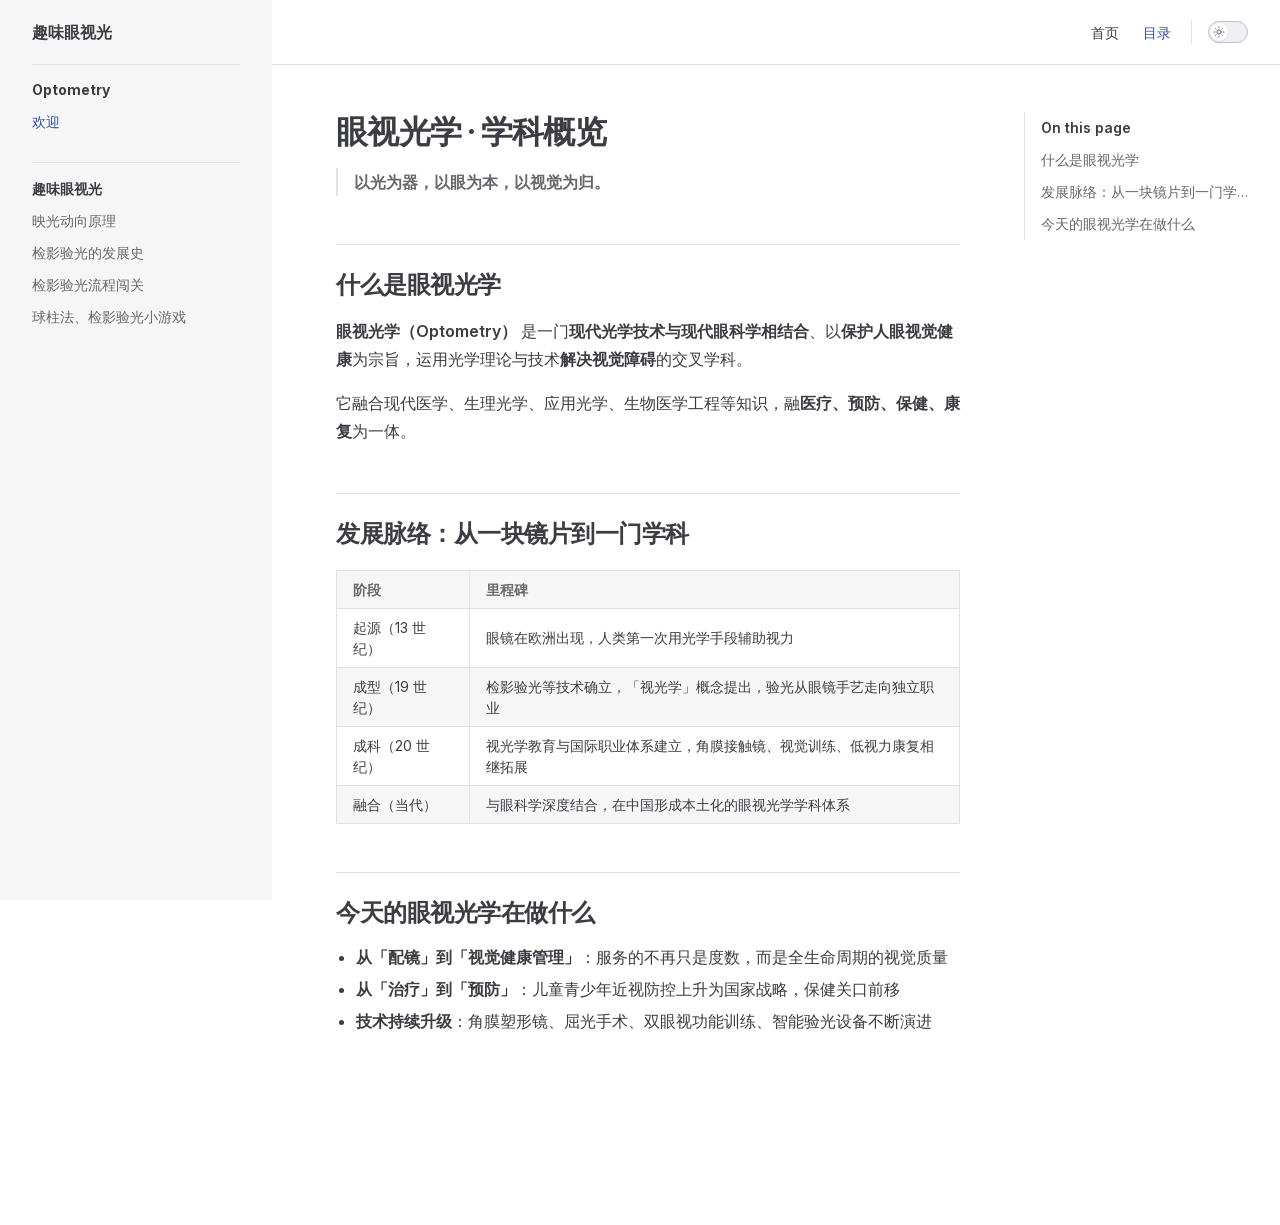
<file: welcome.html>
<!DOCTYPE html>
<html lang="en-US" dir="ltr">
  <head>
    <meta charset="utf-8">
    <meta name="viewport" content="width=device-width,initial-scale=1">
    <title>眼视光学 · 学科概览 | 趣味眼视光</title>
    <meta name="description" content="Optometry">
    <meta name="generator" content="VitePress v2.0.0-alpha.20">
    
    <link rel="preload stylesheet" href="/assets/style.ChfeOVxS.css" as="style">
    <script type="module" src="/assets/chunks/metadata.c9872910.js"></script>
    <script type="module" src="/assets/app._xfj1v8m.js"></script>
    <link rel="preload" href="/assets/inter-roman-latin.q5rAVC0E.woff2" as="font" type="font/woff2" crossorigin="">
    <link rel="modulepreload" href="/assets/chunks/framework.CHX_0itn.js">
    <link rel="modulepreload" href="/assets/chunks/theme.CMR0NmVD.js">
    <link rel="modulepreload" href="/assets/welcome.md.DFBmmoRa.lean.js">
    <script id="check-dark-mode">(()=>{let e=localStorage.getItem(`vitepress-theme-appearance`)||`auto`,t=window.matchMedia(`(prefers-color-scheme: dark)`).matches;(!e||e===`auto`?t:e===`dark`)&&document.documentElement.classList.add(`dark`)})();</script>
    <script id="check-mac-os">document.documentElement.classList.toggle(`mac`,/Mac|iPhone|iPod|iPad/i.test(navigator.platform));</script>
  </head>
  <body>
    <div id="app"><div class="Layout" data-v-7aa807ef><!--[--><!--]--><!--[--><span tabindex="-1" data-v-426d5ecb></span><a href="#VPContent" class="VPSkipLink visually-hidden" data-v-426d5ecb>Skip to content</a><!--]--><!----><header class="VPNav" data-v-7aa807ef data-v-f733e610><div class="VPNavBar has-sidebar top" data-v-f733e610 data-v-dac69e74><div class="wrapper" data-v-dac69e74><div class="container" data-v-dac69e74><div class="title" data-v-dac69e74><div class="VPNavBarTitle has-sidebar" data-v-dac69e74 data-v-3cb61e0b><a class="title" href="/" title="趣味眼视光" data-v-3cb61e0b><!--[--><!--]--><!----><span data-v-3cb61e0b>趣味眼视光</span><!--[--><!--]--></a></div></div><div class="content" data-v-dac69e74><div class="content-body" data-v-dac69e74><!--[--><!--]--><div class="VPNavBarSearch search" data-v-dac69e74 data-v-b09c5db8><!----></div><nav aria-label="Main Navigation" class="VPNavMenu VPNavBarMenu menu" data-v-dac69e74 data-v-0474edcd><ul class="list" data-v-0474edcd><!--[--><li class="" data-v-0474edcd><a class="VPLink link VPNavMenuLink VPNavBarMenuLink" href="/" data-v-0474edcd data-v-60fe87c8><!--[--><span data-v-60fe87c8>首页</span><!--]--></a></li><li class="" data-v-0474edcd><a class="VPLink link VPNavMenuLink VPNavBarMenuLink active" href="/welcome.html" aria-current="page" data-v-0474edcd data-v-60fe87c8><!--[--><span data-v-60fe87c8>目录</span><!--]--></a></li><!--]--></ul></nav><!----><div class="VPNavAppearance VPNavBarAppearance appearance" data-v-dac69e74 data-v-b1d5eb1e><!----><button class="VPSwitch VPSwitchAppearance" type="button" role="switch" title aria-label="Appearance" aria-checked="false" data-v-b1d5eb1e data-v-2e76c223 data-v-127358ab><span class="check" data-v-127358ab><span class="icon" data-v-127358ab><!--[--><span class="vpi-sun sun" aria-hidden="true" data-v-2e76c223></span><span class="vpi-moon moon" aria-hidden="true" data-v-2e76c223></span><!--]--></span></span></button></div><!----><!----><!--[--><!--]--><button type="button" class="VPNavBarHamburger hamburger" aria-label="Menu" aria-expanded="false" data-v-dac69e74 data-v-f895b5e0><span class="container" aria-hidden="true" data-v-f895b5e0><span class="top" data-v-f895b5e0></span><span class="middle" data-v-f895b5e0></span><span class="bottom" data-v-f895b5e0></span></span></button></div></div></div></div><div class="divider" data-v-dac69e74><div class="divider-line" data-v-dac69e74></div></div></div><!----></header><div class="VPLocalNav has-sidebar empty" data-v-7aa807ef data-v-86f10958><div class="container" data-v-86f10958><button type="button" class="menu" aria-expanded="false" aria-controls="VPSidebarNav" data-v-86f10958><span class="vpi-align-left menu-icon" aria-hidden="true" data-v-86f10958></span><span class="menu-text" data-v-86f10958>Menu</span></button><div class="VPLocalNavOutlineDropdown" style="--vp-vh:0px;" data-allow-mismatch="style" data-v-86f10958 data-v-b9336427><button type="button" data-v-b9336427>Return to top</button><!----></div></div></div><aside class="VPSidebar" data-v-7aa807ef data-v-e6e41a9f><div class="curtain" data-v-e6e41a9f></div><nav class="nav" id="VPSidebarNav" aria-labelledby="sidebar-aria-label" tabindex="-1" data-v-e6e41a9f><span class="visually-hidden" id="sidebar-aria-label" data-v-e6e41a9f> Sidebar Navigation </span><!--[--><!--]--><!--[--><div class="no-transition group" data-v-70d1d59e><section class="VPSidebarItem level-0 has-active" data-v-70d1d59e data-v-d6fbf2e2><div class="item" data-v-d6fbf2e2><div class="indicator" data-v-d6fbf2e2></div><h2 class="text" data-v-d6fbf2e2>Optometry</h2><!----></div><ul class="items" data-v-d6fbf2e2><li data-v-d6fbf2e2><!--[--><div class="VPSidebarItem level-1 is-link is-active has-active" data-v-d6fbf2e2><div class="item" data-v-d6fbf2e2><div class="indicator" data-v-d6fbf2e2></div><a class="VPLink link link" href="/welcome.html" aria-current="page" data-v-d6fbf2e2><!--[--><p class="text" data-v-d6fbf2e2>欢迎</p><!--]--></a><!----></div><!----></div><!--]--></li></ul></section></div><div class="no-transition group" data-v-70d1d59e><section class="VPSidebarItem level-0" data-v-70d1d59e data-v-d6fbf2e2><div class="item" data-v-d6fbf2e2><div class="indicator" data-v-d6fbf2e2></div><h2 class="text" data-v-d6fbf2e2>趣味眼视光</h2><!----></div><ul class="items" data-v-d6fbf2e2><li data-v-d6fbf2e2><!--[--><div class="VPSidebarItem level-1 is-link" data-v-d6fbf2e2><div class="item" data-v-d6fbf2e2><div class="indicator" data-v-d6fbf2e2></div><a class="VPLink link link" href="/index1.html" target="_self" data-v-d6fbf2e2><!--[--><p class="text" data-v-d6fbf2e2>映光动向原理</p><!--]--></a><!----></div><!----></div><div class="VPSidebarItem level-1 is-link" data-v-d6fbf2e2><div class="item" data-v-d6fbf2e2><div class="indicator" data-v-d6fbf2e2></div><a class="VPLink link link" href="/index2.html" target="_self" data-v-d6fbf2e2><!--[--><p class="text" data-v-d6fbf2e2>检影验光的发展史</p><!--]--></a><!----></div><!----></div><div class="VPSidebarItem level-1 is-link" data-v-d6fbf2e2><div class="item" data-v-d6fbf2e2><div class="indicator" data-v-d6fbf2e2></div><a class="VPLink link link" href="/index3.html" target="_self" data-v-d6fbf2e2><!--[--><p class="text" data-v-d6fbf2e2>检影验光流程闯关</p><!--]--></a><!----></div><!----></div><div class="VPSidebarItem level-1 is-link" data-v-d6fbf2e2><div class="item" data-v-d6fbf2e2><div class="indicator" data-v-d6fbf2e2></div><a class="VPLink link link" href="/index4.html" target="_self" data-v-d6fbf2e2><!--[--><p class="text" data-v-d6fbf2e2>球柱法、检影验光小游戏</p><!--]--></a><!----></div><!----></div><!--]--></li></ul></section></div><!--]--><!--[--><!--]--></nav></aside><div class="VPContent has-sidebar" id="VPContent" data-v-7aa807ef data-v-b934d83e><div class="VPDoc has-sidebar has-aside" data-v-b934d83e data-v-e0c79c31><!--[--><!--]--><div class="container" data-v-e0c79c31><div class="aside" data-v-e0c79c31><div class="aside-curtain" data-v-e0c79c31></div><div class="aside-container" data-v-e0c79c31><div class="aside-content" data-v-e0c79c31><div class="VPDocAside" data-v-e0c79c31 data-v-117643ad><!--[--><!--]--><!--[--><!--]--><nav aria-labelledby="doc-outline-aria-label" class="VPDocAsideOutline" data-v-117643ad data-v-230a2956><div class="content" data-v-230a2956><div class="outline-marker" data-v-230a2956></div><div aria-level="2" class="outline-title" id="doc-outline-aria-label" role="heading" data-v-230a2956>On this page</div><ul class="VPDocOutlineItem root" data-v-230a2956 data-v-a7228af7><!--[--><!--]--></ul></div></nav><!--[--><!--]--><div class="spacer" data-v-117643ad></div><!--[--><!--]--><!----><!--[--><!--]--><!--[--><!--]--></div></div></div></div><div class="content" data-v-e0c79c31><div class="content-container" data-v-e0c79c31><!--[--><!--]--><main class="main" data-v-e0c79c31><div style="position:relative;" class="vp-doc _welcome" data-v-e0c79c31><div><h1 id="眼视光学-·-学科概览" tabindex="-1">眼视光学 · 学科概览 <a class="header-anchor" href="#眼视光学-·-学科概览" aria-label="Permalink to “眼视光学 · 学科概览”">​</a></h1><blockquote><p><strong>以光为器，以眼为本，以视觉为归。</strong></p></blockquote><h2 id="什么是眼视光学" tabindex="-1">什么是眼视光学 <a class="header-anchor" href="#什么是眼视光学" aria-label="Permalink to “什么是眼视光学”">​</a></h2><p><strong>眼视光学（Optometry）</strong> 是一门<strong>现代光学技术与现代眼科学相结合</strong>、以<strong>保护人眼视觉健康</strong>为宗旨，运用光学理论与技术<strong>解决视觉障碍</strong>的交叉学科。</p><p>它融合现代医学、生理光学、应用光学、生物医学工程等知识，融<strong>医疗、预防、保健、康复</strong>为一体。</p><h2 id="发展脉络-从一块镜片到一门学科" tabindex="-1">发展脉络：从一块镜片到一门学科 <a class="header-anchor" href="#发展脉络-从一块镜片到一门学科" aria-label="Permalink to “发展脉络：从一块镜片到一门学科”">​</a></h2><table tabindex="0"><thead><tr><th>阶段</th><th>里程碑</th></tr></thead><tbody><tr><td>起源（13 世纪）</td><td>眼镜在欧洲出现，人类第一次用光学手段辅助视力</td></tr><tr><td>成型（19 世纪）</td><td>检影验光等技术确立，「视光学」概念提出，验光从眼镜手艺走向独立职业</td></tr><tr><td>成科（20 世纪）</td><td>视光学教育与国际职业体系建立，角膜接触镜、视觉训练、低视力康复相继拓展</td></tr><tr><td>融合（当代）</td><td>与眼科学深度结合，在中国形成本土化的眼视光学学科体系</td></tr></tbody></table><h2 id="今天的眼视光学在做什么" tabindex="-1">今天的眼视光学在做什么 <a class="header-anchor" href="#今天的眼视光学在做什么" aria-label="Permalink to “今天的眼视光学在做什么”">​</a></h2><ul><li><strong>从「配镜」到「视觉健康管理」</strong>：服务的不再只是度数，而是全生命周期的视觉质量</li><li><strong>从「治疗」到「预防」</strong>：儿童青少年近视防控上升为国家战略，保健关口前移</li><li><strong>技术持续升级</strong>：角膜塑形镜、屈光手术、双眼视功能训练、智能验光设备不断演进</li></ul></div></div></main><footer class="VPDocFooter" data-v-e0c79c31 data-v-b328ff8a><!--[--><!--]--><!----><!----></footer><!--[--><!--]--></div></div></div><!--[--><!--]--></div></div><!----><!--[--><!--]--></div></div>
    
    
  </body>
</html>
</file>
<file: assets/style.ChfeOVxS.css>
:root{--vp-c-white:#fff;--vp-c-black:#000;--vp-c-neutral:var(--vp-c-black);--vp-c-neutral-inverse:var(--vp-c-white)}.dark{--vp-c-neutral:var(--vp-c-white);--vp-c-neutral-inverse:var(--vp-c-black)}:root{--vp-c-gray-1:#dddde3;--vp-c-gray-2:#e4e4e9;--vp-c-gray-3:#ebebef;--vp-c-gray-soft:#8e96aa24;--vp-c-indigo-1:#3451b2;--vp-c-indigo-2:#3a5ccc;--vp-c-indigo-3:#5672cd;--vp-c-indigo-soft:#646cff24;--vp-c-purple-1:#6f42c1;--vp-c-purple-2:#7e4cc9;--vp-c-purple-3:#8e5cd9;--vp-c-purple-soft:#9f7aea24;--vp-c-green-1:#18794e;--vp-c-green-2:#299764;--vp-c-green-3:#30a46c;--vp-c-green-soft:#10b98124;--vp-c-yellow-1:#915930;--vp-c-yellow-2:#946300;--vp-c-yellow-3:#9f6a00;--vp-c-yellow-soft:#eab30824;--vp-c-orange-1:#9a4224;--vp-c-orange-2:#b95a00;--vp-c-orange-3:#c16200;--vp-c-orange-soft:#f9731624;--vp-c-red-1:#b8272c;--vp-c-red-2:#d5393e;--vp-c-red-3:#e0575b;--vp-c-red-soft:#f43f5e24;--vp-c-sponsor:#db2777}.dark{--vp-c-gray-1:#515c67;--vp-c-gray-2:#414853;--vp-c-gray-3:#32363f;--vp-c-gray-soft:#65758529;--vp-c-indigo-1:#a8b1ff;--vp-c-indigo-2:#5c73e7;--vp-c-indigo-3:#3e63dd;--vp-c-indigo-soft:#646cff29;--vp-c-purple-1:#c8abfa;--vp-c-purple-2:#a879e6;--vp-c-purple-3:#8e5cd9;--vp-c-purple-soft:#9f7aea29;--vp-c-green-1:#3dd68c;--vp-c-green-2:#30a46c;--vp-c-green-3:#298459;--vp-c-green-soft:#10b98129;--vp-c-yellow-1:#f9b44e;--vp-c-yellow-2:#da8b17;--vp-c-yellow-3:#a46a0a;--vp-c-yellow-soft:#eab30829;--vp-c-orange-1:#fb8c00;--vp-c-orange-2:#e46a02;--vp-c-orange-3:#b45309;--vp-c-orange-soft:#f9731629;--vp-c-red-1:#f66f81;--vp-c-red-2:#f14158;--vp-c-red-3:#b62a3c;--vp-c-red-soft:#f43f5e29}:root{--vp-c-bg:#fff;--vp-c-bg-alt:#f6f6f7;--vp-c-bg-elv:#fff;--vp-c-bg-soft:#f6f6f7}.dark{--vp-c-bg:#1b1b1f;--vp-c-bg-alt:#161618;--vp-c-bg-elv:#202127;--vp-c-bg-soft:#202127}:root{--vp-c-border:#c2c2c4;--vp-c-divider:#e2e2e3;--vp-c-gutter:#e2e2e3}.dark{--vp-c-border:#3c3f44;--vp-c-divider:#2e2e32;--vp-c-gutter:#000}:root{--vp-c-text-1:#3c3c43;--vp-c-text-2:#67676c;--vp-c-text-3:#929295}.dark{--vp-c-text-1:#dfdfd6;--vp-c-text-2:#98989f;--vp-c-text-3:#6a6a71}:root{--vp-c-default-1:var(--vp-c-gray-1);--vp-c-default-2:var(--vp-c-gray-2);--vp-c-default-3:var(--vp-c-gray-3);--vp-c-default-soft:var(--vp-c-gray-soft);--vp-c-brand-1:var(--vp-c-indigo-1);--vp-c-brand-2:var(--vp-c-indigo-2);--vp-c-brand-3:var(--vp-c-indigo-3);--vp-c-brand-soft:var(--vp-c-indigo-soft);--vp-c-brand:var(--vp-c-brand-1);--vp-c-tip-1:var(--vp-c-brand-1);--vp-c-tip-2:var(--vp-c-brand-2);--vp-c-tip-3:var(--vp-c-brand-3);--vp-c-tip-soft:var(--vp-c-brand-soft);--vp-c-note-1:var(--vp-c-brand-1);--vp-c-note-2:var(--vp-c-brand-2);--vp-c-note-3:var(--vp-c-brand-3);--vp-c-note-soft:var(--vp-c-brand-soft);--vp-c-success-1:var(--vp-c-green-1);--vp-c-success-2:var(--vp-c-green-2);--vp-c-success-3:var(--vp-c-green-3);--vp-c-success-soft:var(--vp-c-green-soft);--vp-c-important-1:var(--vp-c-purple-1);--vp-c-important-2:var(--vp-c-purple-2);--vp-c-important-3:var(--vp-c-purple-3);--vp-c-important-soft:var(--vp-c-purple-soft);--vp-c-warning-1:var(--vp-c-yellow-1);--vp-c-warning-2:var(--vp-c-yellow-2);--vp-c-warning-3:var(--vp-c-yellow-3);--vp-c-warning-soft:var(--vp-c-yellow-soft);--vp-c-danger-1:var(--vp-c-red-1);--vp-c-danger-2:var(--vp-c-red-2);--vp-c-danger-3:var(--vp-c-red-3);--vp-c-danger-soft:var(--vp-c-red-soft);--vp-c-caution-1:var(--vp-c-red-1);--vp-c-caution-2:var(--vp-c-red-2);--vp-c-caution-3:var(--vp-c-red-3);--vp-c-caution-soft:var(--vp-c-red-soft)}:root:where(:has(.vp-graded-containers)){--vp-c-warning-1:var(--vp-c-orange-1);--vp-c-warning-2:var(--vp-c-orange-2);--vp-c-warning-3:var(--vp-c-orange-3);--vp-c-warning-soft:var(--vp-c-orange-soft);--vp-c-caution-1:var(--vp-c-yellow-1);--vp-c-caution-2:var(--vp-c-yellow-2);--vp-c-caution-3:var(--vp-c-yellow-3);--vp-c-caution-soft:var(--vp-c-yellow-soft)}:root{--vp-font-family-base:-apple-system, BlinkMacSystemFont, sans-serif, "Apple Color Emoji", "Segoe UI Emoji", "Segoe UI Symbol", "Noto Color Emoji";--vp-font-family-mono:ui-monospace, "Menlo", "Monaco", "Consolas", "Liberation Mono", "Courier New", monospace}[lang]:where(:lang(zh),:lang(ja),:lang(ko)) h1,[lang]:where(:lang(zh),:lang(ja),:lang(ko)) h2,[lang]:where(:lang(zh),:lang(ja),:lang(ko)) h3,[lang]:where(:lang(zh),:lang(ja),:lang(ko)) h4,[lang]:where(:lang(zh),:lang(ja),:lang(ko)) h5,[lang]:where(:lang(zh),:lang(ja),:lang(ko)) h6,[lang]:where(:lang(zh),:lang(ja),:lang(ko)) li,[lang]:where(:lang(zh),:lang(ja),:lang(ko)) p{line-break:strict}:root{--vp-shadow-1:0 1px 2px #0000000a, 0 1px 2px #0000000f;--vp-shadow-2:0 3px 12px #00000012, 0 1px 4px #00000012;--vp-shadow-3:0 12px 32px #0000001a, 0 2px 6px #00000014;--vp-shadow-4:0 14px 44px #0000001f, 0 3px 9px #0000001f;--vp-shadow-5:0 18px 56px #00000029, 0 4px 12px #00000029;--vp-z-index-footer:10;--vp-z-index-local-nav:20;--vp-z-index-nav:30;--vp-z-index-layout-top:40;--vp-z-index-backdrop:50;--vp-z-index-sidebar:60}@media (width>=60rem){:root{--vp-z-index-sidebar:25}}:root{--vp-layout-max-width:90rem;--vp-header-anchor-symbol:"#";--vp-code-line-height:1.7;--vp-code-font-size:.875em;--vp-code-color:var(--vp-c-brand-1);--vp-code-link-color:var(--vp-c-brand-1);--vp-code-link-hover-color:var(--vp-c-brand-2);--vp-code-bg:var(--vp-c-default-soft);--vp-code-block-color:var(--vp-c-text-2);--vp-code-block-bg:var(--vp-c-bg-alt);--vp-code-block-divider-color:var(--vp-c-gutter);--vp-code-lang-color:var(--vp-c-text-2);--vp-code-line-highlight-color:var(--vp-c-default-soft);--vp-code-line-number-color:var(--vp-c-text-2);--vp-code-line-diff-add-color:var(--vp-c-success-soft);--vp-code-line-diff-add-symbol-color:var(--vp-c-success-1);--vp-code-line-diff-remove-color:var(--vp-c-danger-soft);--vp-code-line-diff-remove-symbol-color:var(--vp-c-danger-1);--vp-code-line-warning-color:var(--vp-c-warning-soft);--vp-code-line-error-color:var(--vp-c-danger-soft);--vp-code-copy-code-border-color:var(--vp-c-divider);--vp-code-copy-code-bg:var(--vp-c-bg-soft);--vp-code-copy-code-hover-border-color:var(--vp-c-divider);--vp-code-copy-code-hover-bg:var(--vp-c-bg);--vp-code-copy-code-active-text:var(--vp-c-text-2);--vp-code-tab-divider:var(--vp-code-block-divider-color);--vp-code-tab-text-color:var(--vp-c-text-2);--vp-code-tab-bg:var(--vp-code-block-bg);--vp-code-tab-hover-text-color:var(--vp-c-text-1);--vp-code-tab-active-text-color:var(--vp-c-text-1);--vp-code-tab-active-bar-color:var(--vp-c-brand-1);--vp-button-brand-border:transparent;--vp-button-brand-text:var(--vp-c-white);--vp-button-brand-bg:var(--vp-c-brand-3);--vp-button-brand-hover-border:transparent;--vp-button-brand-hover-text:var(--vp-c-white);--vp-button-brand-hover-bg:var(--vp-c-brand-2);--vp-button-brand-active-border:transparent;--vp-button-brand-active-text:var(--vp-c-white);--vp-button-brand-active-bg:var(--vp-c-brand-1);--vp-button-alt-border:transparent;--vp-button-alt-text:var(--vp-c-text-1);--vp-button-alt-bg:var(--vp-c-default-3);--vp-button-alt-hover-border:transparent;--vp-button-alt-hover-text:var(--vp-c-text-1);--vp-button-alt-hover-bg:var(--vp-c-default-2);--vp-button-alt-active-border:transparent;--vp-button-alt-active-text:var(--vp-c-text-1);--vp-button-alt-active-bg:var(--vp-c-default-1);--vp-button-sponsor-border:var(--vp-c-text-2);--vp-button-sponsor-text:var(--vp-c-text-2);--vp-button-sponsor-bg:transparent;--vp-button-sponsor-hover-border:var(--vp-c-sponsor);--vp-button-sponsor-hover-text:var(--vp-c-sponsor);--vp-button-sponsor-hover-bg:transparent;--vp-button-sponsor-active-border:var(--vp-c-sponsor);--vp-button-sponsor-active-text:var(--vp-c-sponsor);--vp-button-sponsor-active-bg:transparent;--vp-custom-block-font-size:.875rem;--vp-custom-block-code-font-size:.8125rem;--vp-custom-block-info-border:transparent;--vp-custom-block-info-text:var(--vp-c-text-1);--vp-custom-block-info-bg:var(--vp-c-default-soft);--vp-custom-block-info-code-bg:var(--vp-c-default-soft);--vp-custom-block-note-border:transparent;--vp-custom-block-note-text:var(--vp-c-text-1);--vp-custom-block-note-bg:var(--vp-c-default-soft);--vp-custom-block-note-code-bg:var(--vp-c-default-soft);--vp-custom-block-tip-border:transparent;--vp-custom-block-tip-text:var(--vp-c-text-1);--vp-custom-block-tip-bg:var(--vp-c-tip-soft);--vp-custom-block-tip-code-bg:var(--vp-c-tip-soft);--vp-custom-block-important-border:transparent;--vp-custom-block-important-text:var(--vp-c-text-1);--vp-custom-block-important-bg:var(--vp-c-important-soft);--vp-custom-block-important-code-bg:var(--vp-c-important-soft);--vp-custom-block-caution-border:transparent;--vp-custom-block-caution-text:var(--vp-c-text-1);--vp-custom-block-caution-bg:var(--vp-c-caution-soft);--vp-custom-block-caution-code-bg:var(--vp-c-caution-soft);--vp-custom-block-warning-border:transparent;--vp-custom-block-warning-text:var(--vp-c-text-1);--vp-custom-block-warning-bg:var(--vp-c-warning-soft);--vp-custom-block-warning-code-bg:var(--vp-c-warning-soft);--vp-custom-block-danger-border:transparent;--vp-custom-block-danger-text:var(--vp-c-text-1);--vp-custom-block-danger-bg:var(--vp-c-danger-soft);--vp-custom-block-danger-code-bg:var(--vp-c-danger-soft);--vp-custom-block-details-border:var(--vp-custom-block-info-border);--vp-custom-block-details-text:var(--vp-custom-block-info-text);--vp-custom-block-details-bg:var(--vp-custom-block-info-bg);--vp-custom-block-details-code-bg:var(--vp-custom-block-info-code-bg);--vp-input-border-color:var(--vp-c-border);--vp-input-bg-color:var(--vp-c-bg-alt);--vp-input-switch-bg-color:var(--vp-c-default-soft);--vp-nav-height:4rem;--vp-nav-bg-color:var(--vp-c-bg);--vp-nav-home-bg-color:transparent;--vp-nav-backdrop-filter:none;--vp-nav-divider-color:var(--vp-c-gutter);--vp-nav-screen-bg-color:var(--vp-c-bg);--vp-nav-logo-height:1.5rem}.hide-nav{--vp-nav-height:0px}.hide-nav .VPSidebar{--vp-nav-height:1.375rem}:root{--vp-local-nav-bg-color:var(--vp-nav-bg-color);--vp-local-nav-divider-color:var(--vp-nav-divider-color);--vp-sidebar-width:17rem;--vp-sidebar-bg-color:var(--vp-c-bg-alt);--vp-backdrop-bg-color:#0009;--vp-home-hero-name-color:var(--vp-c-brand-1);--vp-home-hero-name-background:transparent;--vp-home-hero-image-background-image:none;--vp-home-hero-image-filter:none;--vp-badge-info-border:transparent;--vp-badge-info-text:var(--vp-c-text-2);--vp-badge-info-bg:var(--vp-c-default-soft);--vp-badge-note-border:transparent;--vp-badge-note-text:var(--vp-c-note-1);--vp-badge-note-bg:var(--vp-c-note-soft);--vp-badge-tip-border:transparent;--vp-badge-tip-text:var(--vp-c-tip-1);--vp-badge-tip-bg:var(--vp-c-tip-soft);--vp-badge-important-border:transparent;--vp-badge-important-text:var(--vp-c-important-1);--vp-badge-important-bg:var(--vp-c-important-soft);--vp-badge-caution-border:transparent;--vp-badge-caution-text:var(--vp-c-caution-1);--vp-badge-caution-bg:var(--vp-c-caution-soft);--vp-badge-warning-border:transparent;--vp-badge-warning-text:var(--vp-c-warning-1);--vp-badge-warning-bg:var(--vp-c-warning-soft);--vp-badge-danger-border:transparent;--vp-badge-danger-text:var(--vp-c-danger-1);--vp-badge-danger-bg:var(--vp-c-danger-soft);--vp-carbon-ads-text-color:var(--vp-c-text-1);--vp-carbon-ads-poweredby-color:var(--vp-c-text-2);--vp-carbon-ads-bg-color:var(--vp-c-bg-soft);--vp-carbon-ads-hover-text-color:var(--vp-c-brand-1);--vp-carbon-ads-hover-poweredby-color:var(--vp-c-text-1);--vp-local-search-bg:var(--vp-c-bg);--vp-local-search-result-bg:var(--vp-c-bg);--vp-local-search-result-border:var(--vp-c-divider);--vp-local-search-result-selected-bg:var(--vp-c-bg);--vp-local-search-result-selected-border:var(--vp-c-brand-1);--vp-local-search-highlight-bg:var(--vp-c-brand-1);--vp-local-search-highlight-text:var(--vp-c-neutral-inverse)}@layer __vitepress_base{*,:after,:before,::backdrop{box-sizing:border-box;border:0 solid;margin:0;padding:0}::file-selector-button{box-sizing:border-box;border:0 solid;margin:0;padding:0}html,:host{-webkit-text-size-adjust:100%;tab-size:4;line-height:1.5;font-family:var(--vp-font-family-base);font-feature-settings:normal;font-variation-settings:normal;-webkit-tap-highlight-color:transparent}hr{height:0;color:inherit;border-top-width:1px}abbr:where([title]){-webkit-text-decoration:underline dotted;text-decoration:underline dotted}h1,h2,h3,h4,h5,h6{font-size:inherit;font-weight:inherit}a{color:inherit;-webkit-text-decoration:inherit;-webkit-text-decoration:inherit;text-decoration:inherit}b,strong{font-weight:600}code,kbd,samp,pre{font-family:var(--vp-font-family-mono);font-feature-settings:normal;font-variation-settings:normal;font-size:1em}small{font-size:80%}sub,sup{vertical-align:baseline;font-size:75%;line-height:0;position:relative}sub{bottom:-.25em}sup{top:-.5em}table{text-indent:0;border-color:inherit;border-collapse:collapse}:-moz-focusring:where(:not(iframe)){outline:auto}progress{vertical-align:baseline}summary{display:list-item}ol,ul,menu{list-style:none}img,svg,video,canvas,audio,iframe,embed,object{display:block}img,video{max-width:100%;height:auto}button,input,select,optgroup,textarea{font:inherit;font-feature-settings:inherit;font-variation-settings:inherit;letter-spacing:inherit;color:inherit;opacity:1;background-color:#0000;border-radius:0}::file-selector-button{font:inherit;font-feature-settings:inherit;font-variation-settings:inherit;letter-spacing:inherit;color:inherit;opacity:1;background-color:#0000;border-radius:0}:where(select:is([multiple],[size])) optgroup{font-weight:600}:where(select:is([multiple],[size])) optgroup option{padding-inline-start:1.25rem}::file-selector-button{margin-inline-end:.25rem}::placeholder{opacity:1}@supports (not ((-webkit-appearance:-apple-pay-button))) or (contain-intrinsic-size:1px){::placeholder{color:color-mix(in oklab, currentcolor 50%, transparent)}}textarea{resize:vertical}::-webkit-search-decoration{-webkit-appearance:none}::-webkit-date-and-time-value{min-height:1lh;text-align:inherit}::-webkit-datetime-edit{display:inline-flex}::-webkit-datetime-edit-fields-wrapper{padding:0}::-webkit-datetime-edit{padding-block:0}::-webkit-datetime-edit-year-field{padding-block:0}::-webkit-datetime-edit-month-field{padding-block:0}::-webkit-datetime-edit-day-field{padding-block:0}::-webkit-datetime-edit-hour-field{padding-block:0}::-webkit-datetime-edit-minute-field{padding-block:0}::-webkit-datetime-edit-second-field{padding-block:0}::-webkit-datetime-edit-millisecond-field{padding-block:0}::-webkit-datetime-edit-meridiem-field{padding-block:0}::-webkit-calendar-picker-indicator{line-height:1}:-moz-ui-invalid{box-shadow:none}button,input:where([type=button],[type=reset],[type=submit]){appearance:button}::file-selector-button{appearance:button}::-webkit-inner-spin-button{height:auto}::-webkit-outer-spin-button{height:auto}[hidden]:where(:not([hidden=until-found])){display:none!important}@media (prefers-reduced-motion:reduce){*,:before,:after{background-attachment:initial!important;scroll-behavior:auto!important;transition-duration:0s!important;transition-delay:0s!important;animation-duration:1ms!important;animation-iteration-count:1!important;animation-delay:-1ms!important}}:root.dark{--lightningcss-light: ;--lightningcss-dark:initial;color-scheme:dark}:root:not(.dark){--lightningcss-light:initial;--lightningcss-dark: ;color-scheme:light}body{color:var(--vp-c-text-1);background-color:var(--vp-c-bg);text-rendering:optimizelegibility;-webkit-font-smoothing:antialiased;-moz-osx-font-smoothing:grayscale;text-autospace:normal;text-spacing-trim:normal}pre,code,kbd,samp{text-autospace:no-autospace}button:enabled,[role=button]:enabled{cursor:pointer}button:focus,input:focus,textarea:focus,select:focus{outline:none}button:focus-visible{outline:1px dotted;outline:4px auto -webkit-focus-ring-color}input::placeholder,textarea::placeholder{color:var(--vp-c-text-3)}h1,h2,h3,h4,h5,h6,li,p{overflow-wrap:break-word}vite-error-overlay{z-index:9999}mjx-container{overflow-x:auto}mjx-container>svg{margin:auto;display:inline-block}}[class^=vpi-],[class*=\ vpi-],.vp-icon{--icon:url("data:image/svg+xml,%3Csvg xmlns='http://www.w3.org/2000/svg'/%3E");width:1em;height:1em;display:inline-block}[class^=vpi-].bg,[class*=\ vpi-].bg,.vp-icon.bg{background-color:#0000;background-size:100% 100%}[class^=vpi-]:not(.bg),[class*=\ vpi-]:not(.bg),.vp-icon:not(.bg){-webkit-mask:var(--icon) no-repeat;-webkit-mask:var(--icon) no-repeat;mask:var(--icon) no-repeat;color:inherit;background-color:currentColor;-webkit-mask-size:100% 100%;mask-size:100% 100%}.vpi-align-left{--icon:url("data:image/svg+xml,%3Csvg xmlns='http://www.w3.org/2000/svg' viewBox='0 0 24 24'%3E%3Cpath fill='none' stroke='black' stroke-linecap='round' stroke-linejoin='round' stroke-width='2' d='M15 12H3m14 6H3M21 6H3'/%3E%3C/svg%3E")}.vpi-arrow-right,.vpi-arrow-down,.vpi-arrow-left,.vpi-arrow-up{--icon:url("data:image/svg+xml,%3Csvg xmlns='http://www.w3.org/2000/svg' viewBox='0 0 24 24'%3E%3Cpath fill='none' stroke='black' stroke-linecap='round' stroke-linejoin='round' stroke-width='2' d='M5 12h14m-7-7l7 7l-7 7'/%3E%3C/svg%3E")}.vpi-chevron-right,.vpi-chevron-down,.vpi-chevron-left,.vpi-chevron-up{--icon:url("data:image/svg+xml,%3Csvg xmlns='http://www.w3.org/2000/svg' viewBox='0 0 24 24'%3E%3Cpath fill='none' stroke='black' stroke-linecap='round' stroke-linejoin='round' stroke-width='2' d='m9 18l6-6l-6-6'/%3E%3C/svg%3E")}.vpi-chevron-down,.vpi-arrow-down{transform:rotate(90deg)}.vpi-chevron-left,.vpi-arrow-left{transform:rotate(180deg)}.vpi-chevron-up,.vpi-arrow-up{transform:rotate(-90deg)}.vpi-square-pen{--icon:url("data:image/svg+xml,%3Csvg xmlns='http://www.w3.org/2000/svg' viewBox='0 0 24 24'%3E%3Cg fill='none' stroke='black' stroke-linecap='round' stroke-linejoin='round' stroke-width='2'%3E%3Cpath d='M12 3H5a2 2 0 0 0-2 2v14a2 2 0 0 0 2 2h14a2 2 0 0 0 2-2v-7'/%3E%3Cpath d='M18.375 2.625a1 1 0 0 1 3 3l-9.013 9.014a2 2 0 0 1-.853.505l-2.873.84a.5.5 0 0 1-.62-.62l.84-2.873a2 2 0 0 1 .506-.852z'/%3E%3C/g%3E%3C/svg%3E")}.vpi-plus{--icon:url("data:image/svg+xml,%3Csvg xmlns='http://www.w3.org/2000/svg' viewBox='0 0 24 24'%3E%3Cpath fill='none' stroke='black' stroke-linecap='round' stroke-linejoin='round' stroke-width='2' d='M5 12h14m-7-7v14'/%3E%3C/svg%3E")}.vpi-sun{--icon:url("data:image/svg+xml,%3Csvg xmlns='http://www.w3.org/2000/svg' viewBox='0 0 24 24'%3E%3Cg fill='none' stroke='black' stroke-linecap='round' stroke-linejoin='round' stroke-width='2'%3E%3Ccircle cx='12' cy='12' r='4'/%3E%3Cpath d='M12 2v2m0 16v2M4.93 4.93l1.41 1.41m11.32 11.32l1.41 1.41M2 12h2m16 0h2M6.34 17.66l-1.41 1.41M19.07 4.93l-1.41 1.41'/%3E%3C/g%3E%3C/svg%3E")}.vpi-moon{--icon:url("data:image/svg+xml,%3Csvg xmlns='http://www.w3.org/2000/svg' viewBox='0 0 24 24'%3E%3Cpath fill='none' stroke='black' stroke-linecap='round' stroke-linejoin='round' stroke-width='2' d='M12 3a6 6 0 0 0 9 9a9 9 0 1 1-9-9'/%3E%3C/svg%3E")}.vpi-more-horizontal{--icon:url("data:image/svg+xml,%3Csvg xmlns='http://www.w3.org/2000/svg' viewBox='0 0 24 24'%3E%3Cg fill='none' stroke='black' stroke-linecap='round' stroke-linejoin='round' stroke-width='2'%3E%3Ccircle cx='12' cy='12' r='1'/%3E%3Ccircle cx='19' cy='12' r='1'/%3E%3Ccircle cx='5' cy='12' r='1'/%3E%3C/g%3E%3C/svg%3E")}.vpi-languages{--icon:url("data:image/svg+xml,%3Csvg xmlns='http://www.w3.org/2000/svg' viewBox='0 0 24 24'%3E%3Cpath fill='none' stroke='black' stroke-linecap='round' stroke-linejoin='round' stroke-width='2' d='m5 8l6 6m-7 0l6-6l2-3M2 5h12M7 2h1m14 20l-5-10l-5 10m2-4h6'/%3E%3C/svg%3E")}.vpi-heart{--icon:url("data:image/svg+xml,%3Csvg xmlns='http://www.w3.org/2000/svg' viewBox='0 0 24 24'%3E%3Cpath fill='none' stroke='black' stroke-linecap='round' stroke-linejoin='round' stroke-width='2' d='M19 14c1.49-1.46 3-3.21 3-5.5A5.5 5.5 0 0 0 16.5 3c-1.76 0-3 .5-4.5 2c-1.5-1.5-2.74-2-4.5-2A5.5 5.5 0 0 0 2 8.5c0 2.3 1.5 4.05 3 5.5l7 7Z'/%3E%3C/svg%3E")}.vpi-search{--icon:url("data:image/svg+xml,%3Csvg xmlns='http://www.w3.org/2000/svg' viewBox='0 0 24 24'%3E%3Cg fill='none' stroke='black' stroke-linecap='round' stroke-linejoin='round' stroke-width='2'%3E%3Cpath d='m21 21l-4.34-4.34'/%3E%3Ccircle cx='11' cy='11' r='8'/%3E%3C/g%3E%3C/svg%3E")}.vpi-sparkles{--icon:url("data:image/svg+xml,%3Csvg xmlns='http://www.w3.org/2000/svg' viewBox='0 0 24 24'%3E%3Cg fill='none' stroke='black' stroke-linecap='round' stroke-linejoin='round' stroke-width='1.8'%3E%3Cpath d='M11.017 2.814a1 1 0 0 1 1.966 0l1.051 5.558a2 2 0 0 0 1.594 1.594l5.558 1.051a1 1 0 0 1 0 1.966l-5.558 1.051a2 2 0 0 0-1.594 1.594l-1.051 5.558a1 1 0 0 1-1.966 0l-1.051-5.558a2 2 0 0 0-1.594-1.594l-5.558-1.051a1 1 0 0 1 0-1.966l5.558-1.051a2 2 0 0 0 1.594-1.594zM20 2v4m2-2h-4'/%3E%3Ccircle cx='4' cy='20' r='2'/%3E%3C/g%3E%3C/svg%3E")}.vpi-layout-list{--icon:url("data:image/svg+xml,%3Csvg xmlns='http://www.w3.org/2000/svg' viewBox='0 0 24 24'%3E%3Cg fill='none' stroke='black' stroke-linecap='round' stroke-linejoin='round' stroke-width='2'%3E%3Crect width='7' height='7' x='3' y='3' rx='1'/%3E%3Crect width='7' height='7' x='3' y='14' rx='1'/%3E%3Cpath d='M14 4h7m-7 5h7m-7 6h7m-7 5h7'/%3E%3C/g%3E%3C/svg%3E")}.vpi-delete{--icon:url("data:image/svg+xml,%3Csvg xmlns='http://www.w3.org/2000/svg' viewBox='0 0 24 24'%3E%3Cpath fill='none' stroke='black' stroke-linecap='round' stroke-linejoin='round' stroke-width='2' d='M10 5a2 2 0 0 0-1.344.519l-6.328 5.74a1 1 0 0 0 0 1.481l6.328 5.741A2 2 0 0 0 10 19h10a2 2 0 0 0 2-2V7a2 2 0 0 0-2-2zm2 4l6 6m0-6l-6 6'/%3E%3C/svg%3E")}.vpi-corner-down-left{--icon:url("data:image/svg+xml,%3Csvg xmlns='http://www.w3.org/2000/svg' viewBox='0 0 24 24'%3E%3Cg fill='none' stroke='black' stroke-linecap='round' stroke-linejoin='round' stroke-width='2'%3E%3Cpath d='M20 4v7a4 4 0 0 1-4 4H4'/%3E%3Cpath d='m9 10l-5 5l5 5'/%3E%3C/g%3E%3C/svg%3E")}:root{--vp-icon-copy:url("data:image/svg+xml,%3Csvg xmlns='http://www.w3.org/2000/svg' viewBox='0 0 24 24'%3E%3Cg fill='none' stroke='rgba(128,128,128,1)' stroke-linecap='round' stroke-linejoin='round' stroke-width='2'%3E%3Crect width='8' height='4' x='8' y='2' rx='1' ry='1'/%3E%3Cpath d='M16 4h2a2 2 0 0 1 2 2v14a2 2 0 0 1-2 2H6a2 2 0 0 1-2-2V6a2 2 0 0 1 2-2h2'/%3E%3C/g%3E%3C/svg%3E");--vp-icon-copied:url("data:image/svg+xml,%3Csvg xmlns='http://www.w3.org/2000/svg' viewBox='0 0 24 24'%3E%3Cg fill='none' stroke='rgba(128,128,128,1)' stroke-linecap='round' stroke-linejoin='round' stroke-width='2'%3E%3Crect width='8' height='4' x='8' y='2' rx='1' ry='1'/%3E%3Cpath d='M16 4h2a2 2 0 0 1 2 2v14a2 2 0 0 1-2 2H6a2 2 0 0 1-2-2V6a2 2 0 0 1 2-2h2'/%3E%3Cpath d='m9 14l2 2l4-4'/%3E%3C/g%3E%3C/svg%3E")}.visually-hidden{white-space:nowrap;clip:rect(0 0 0 0);clip-path:inset(50%);width:1px;height:1px;position:absolute;overflow:hidden}.custom-block{line-height:1.71429;font-size:var(--vp-custom-block-font-size);color:var(--vp-c-text-2);border:1px solid #0000;border-radius:.5rem;padding:.5rem 1rem}.custom-block:has(>.custom-block-title,>summary){padding-top:1rem}.custom-block.info{border-color:var(--vp-custom-block-info-border);color:var(--vp-custom-block-info-text);background-color:var(--vp-custom-block-info-bg)}.custom-block.info a,.custom-block.info code{color:var(--vp-c-brand-1)}.custom-block.info a:hover,.custom-block.info a:hover>code{color:var(--vp-c-brand-2)}.custom-block.info code{background-color:var(--vp-custom-block-info-code-bg)}.custom-block.note{border-color:var(--vp-custom-block-note-border);color:var(--vp-custom-block-note-text);background-color:var(--vp-custom-block-note-bg)}.custom-block.note a,.custom-block.note code{color:var(--vp-c-brand-1)}.custom-block.note a:hover,.custom-block.note a:hover>code{color:var(--vp-c-brand-2)}.custom-block.note code{background-color:var(--vp-custom-block-note-code-bg)}.custom-block.tip{border-color:var(--vp-custom-block-tip-border);color:var(--vp-custom-block-tip-text);background-color:var(--vp-custom-block-tip-bg)}.custom-block.tip a,.custom-block.tip code{color:var(--vp-c-tip-1)}.custom-block.tip a:hover,.custom-block.tip a:hover>code{color:var(--vp-c-tip-2)}.custom-block.tip code{background-color:var(--vp-custom-block-tip-code-bg)}.custom-block.important{border-color:var(--vp-custom-block-important-border);color:var(--vp-custom-block-important-text);background-color:var(--vp-custom-block-important-bg)}.custom-block.important a,.custom-block.important code{color:var(--vp-c-important-1)}.custom-block.important a:hover,.custom-block.important a:hover>code{color:var(--vp-c-important-2)}.custom-block.important code{background-color:var(--vp-custom-block-important-code-bg)}.custom-block.warning{border-color:var(--vp-custom-block-warning-border);color:var(--vp-custom-block-warning-text);background-color:var(--vp-custom-block-warning-bg)}.custom-block.warning a,.custom-block.warning code{color:var(--vp-c-warning-1)}.custom-block.warning a:hover,.custom-block.warning a:hover>code{color:var(--vp-c-warning-2)}.custom-block.warning code{background-color:var(--vp-custom-block-warning-code-bg)}.custom-block.danger{border-color:var(--vp-custom-block-danger-border);color:var(--vp-custom-block-danger-text);background-color:var(--vp-custom-block-danger-bg)}.custom-block.danger a,.custom-block.danger code{color:var(--vp-c-danger-1)}.custom-block.danger a:hover,.custom-block.danger a:hover>code{color:var(--vp-c-danger-2)}.custom-block.danger code{background-color:var(--vp-custom-block-danger-code-bg)}.custom-block.caution{border-color:var(--vp-custom-block-caution-border);color:var(--vp-custom-block-caution-text);background-color:var(--vp-custom-block-caution-bg)}.custom-block.caution a,.custom-block.caution code{color:var(--vp-c-caution-1)}.custom-block.caution a:hover,.custom-block.caution a:hover>code{color:var(--vp-c-caution-2)}.custom-block.caution code{background-color:var(--vp-custom-block-caution-code-bg)}.custom-block.details{border-color:var(--vp-custom-block-details-border);color:var(--vp-custom-block-details-text);background-color:var(--vp-custom-block-details-bg)}.custom-block.details a{color:var(--vp-c-brand-1)}.custom-block.details a:hover,.custom-block.details a:hover>code{color:var(--vp-c-brand-2)}.custom-block.details code{background-color:var(--vp-custom-block-details-code-bg)}.custom-block-title{font-weight:600}.custom-block p+p{margin:.5rem 0}.custom-block.details summary{cursor:pointer;-webkit-user-select:none;user-select:none;margin:0 0 .5rem;font-weight:700}.custom-block.details summary+p{margin:.5rem 0}.custom-block a{color:inherit;text-underline-offset:.125rem;font-weight:600;text-decoration:underline;transition:opacity .25s}.custom-block a:hover{opacity:.75}.custom-block code{font-size:var(--vp-custom-block-code-font-size)}.custom-block.custom-block th,.custom-block.custom-block blockquote>p{font-size:var(--vp-custom-block-font-size);color:inherit}.dark .shiki span{color:var(--shiki-dark,inherit);-webkit-text-decoration:var(--shiki-dark-text-decoration,inherit);text-decoration:var(--shiki-dark-text-decoration,inherit);font-weight:var(--shiki-dark-font-weight,inherit)}html:not(.dark) .shiki span{color:var(--shiki-light,inherit);-webkit-text-decoration:var(--shiki-light-text-decoration,inherit);text-decoration:var(--shiki-light-text-decoration,inherit);font-weight:var(--shiki-light-font-weight,inherit)}.shiki span{unicode-bidi:isolate}.vp-code-group{margin-top:1rem}.vp-code-group .tabs{background-color:var(--vp-code-tab-bg);box-shadow:inset 0 -1px var(--vp-code-tab-divider);margin-left:-1.5rem;margin-right:-1.5rem;padding:0 .75rem;display:flex;position:relative;overflow:auto hidden}@media (width>=40rem){.vp-code-group .tabs{border-radius:.5rem .5rem 0 0;margin-left:0;margin-right:0}}.vp-code-group .tabs input{opacity:0;pointer-events:none;position:fixed}.vp-code-group .tabs label{color:var(--vp-code-tab-text-color);white-space:nowrap;cursor:pointer;border-bottom:1px solid #0000;padding:0 .75rem;font-size:.875rem;font-weight:500;line-height:3.42857;transition:color .25s;display:inline-block;position:relative}.vp-code-group .tabs label:after{z-index:1;content:"";background-color:#0000;border-radius:2px;height:2px;transition:background-color .25s;position:absolute;bottom:-1px;left:.5rem;right:.5rem}.vp-code-group label:hover{color:var(--vp-code-tab-hover-text-color)}.vp-code-group input:checked+label{color:var(--vp-code-tab-active-text-color)}.vp-code-group input:checked+label:after{background-color:var(--vp-code-tab-active-bar-color)}.vp-code-group div[class*=language-],.vp-block{display:none;border-top-left-radius:0!important;border-top-right-radius:0!important;margin-top:0!important}.vp-code-group div[class*=language-].active,.vp-block.active{display:block}.vp-block{padding:1.25rem 1.5rem}.vp-doc [id]{scroll-margin-top:calc(2.9375rem + var(--vp-layout-top-height,0px) + var(--vp-extra-scroll-margin,1.5rem))}@media (width>=60rem){.vp-doc [id]{scroll-margin-top:calc(var(--vp-nav-height) + 2.9375rem + var(--vp-layout-top-height,0px) + var(--vp-extra-scroll-margin,1.5rem))}}@media (width>=80rem){.vp-doc [id]{scroll-margin-top:calc(var(--vp-nav-height) + var(--vp-layout-top-height,0px) + var(--vp-extra-scroll-margin,1.5rem))}}.vp-doc h1,.vp-doc h2,.vp-doc h3,.vp-doc h4,.vp-doc h5,.vp-doc h6{outline:none;font-weight:600;position:relative}.vp-doc h1{letter-spacing:-.02em;font-size:1.75rem;line-height:1.42857}.vp-doc h2{border-top:1px solid var(--vp-c-divider);letter-spacing:-.02em;--vp-extra-scroll-margin:0px;margin:3rem 0 1rem;padding-top:1.5rem;font-size:1.5rem;line-height:1.33333}.vp-doc h3{letter-spacing:-.01em;margin:2rem 0 0;font-size:1.25rem;line-height:1.4}.vp-doc h4{letter-spacing:-.01em;margin:1.5rem 0 0;font-size:1.125rem;line-height:1.33333}.vp-doc .header-anchor{-webkit-user-select:none;user-select:none;opacity:0;margin-left:-.87em;font-weight:500;text-decoration:none;transition:color .25s,opacity .25s;position:absolute;top:0;left:0}.vp-doc .header-anchor:before{content:var(--vp-header-anchor-symbol)}.vp-doc h1:hover .header-anchor,.vp-doc h1 .header-anchor:focus,.vp-doc h2:hover .header-anchor,.vp-doc h2 .header-anchor:focus,.vp-doc h3:hover .header-anchor,.vp-doc h3 .header-anchor:focus,.vp-doc h4:hover .header-anchor,.vp-doc h4 .header-anchor:focus,.vp-doc h5:hover .header-anchor,.vp-doc h5 .header-anchor:focus,.vp-doc h6:hover .header-anchor,.vp-doc h6 .header-anchor:focus{opacity:1}@media (width>=48rem){.vp-doc h1{letter-spacing:-.02em;font-size:2rem;line-height:1.25}}.vp-doc h2 .header-anchor{top:1.5rem}.vp-doc p,.vp-doc img,.vp-doc summary{margin:1rem 0}.vp-doc p{line-height:1.75}.vp-doc blockquote{border-left:2px solid var(--vp-c-divider);color:var(--vp-c-text-2);margin:1rem 0;padding-left:1rem;transition:border-color .5s}.vp-doc blockquote>p{margin:0;font-size:1rem;transition:color .5s}.vp-doc a{color:var(--vp-c-brand-1);text-underline-offset:.125rem;font-weight:500;text-decoration:underline;transition:color .25s,opacity .25s}.vp-doc a:hover{color:var(--vp-c-brand-2)}.vp-doc strong{font-weight:600}.vp-doc ul,.vp-doc ol{margin:1rem 0;padding-left:1.25rem}.vp-doc ul{list-style:outside}.vp-doc ol{list-style:decimal}.vp-doc li+li{margin-top:.5rem}.vp-doc li>ol,.vp-doc li>ul{margin:.5rem 0 0}.vp-doc li>p:first-child{margin-top:0}.vp-doc li>p:last-child{margin-bottom:0}.vp-doc li.task-list-item{list-style:none}.vp-doc .task-list-item-checkbox{vertical-align:middle;accent-color:var(--vp-c-brand-1);margin:0 .25rem .125rem -1.25rem}.vp-doc .footnote-ref a,.vp-doc .footnote-backref{text-decoration:none}.vp-doc .footnotes{font-size:.875rem}.vp-doc table{border-collapse:collapse;margin:1.25rem 0;display:block;overflow-x:auto}.vp-doc tr{background-color:var(--vp-c-bg);border-top:1px solid var(--vp-c-divider);transition:background-color .5s}.vp-doc tr:nth-child(2n){background-color:var(--vp-c-bg-soft)}.vp-doc th,.vp-doc td{border:1px solid var(--vp-c-divider);padding:.5rem 1rem}.vp-doc th{text-align:left;color:var(--vp-c-text-2);background-color:var(--vp-c-bg-soft);font-size:.875rem;font-weight:600}.vp-doc td{font-size:.875rem}.vp-doc hr{border:none;border-top:1px solid var(--vp-c-divider);margin:1rem 0}.vp-doc .custom-block{margin:1rem 0}.vp-doc .custom-block p{margin:.5rem 0;line-height:1.71429}.vp-doc .custom-block p:first-child{margin:0}.vp-doc .custom-block div[class*=language-]{border-radius:.5rem;margin:.5rem 0!important}.vp-doc .custom-block div[class*=language-] code{background-color:#0000;font-weight:400}.vp-doc .custom-block .vp-code-group,.vp-doc .custom-block [class*=vp-code-block]{margin-top:.5rem}.vp-doc .custom-block .vp-code-group .tabs{border-radius:.5rem .5rem 0 0;margin:0}.vp-doc .custom-block .vp-code-group div[class*=language-],.vp-doc .custom-block [class*=vp-code-block] div[class*=language-]{margin-top:0!important}.vp-doc :not(pre,h1,h2,h3,h4,h5,h6)>code{font-size:var(--vp-code-font-size);color:var(--vp-code-color)}.vp-doc :not(pre)>code{background-color:var(--vp-code-bg);border-radius:.25rem;padding:.1875rem .375rem;transition:color .25s,background-color .5s}.vp-doc a>code{color:var(--vp-code-link-color)}.vp-doc a:hover>code{color:var(--vp-code-link-hover-color)}.vp-doc h1>code,.vp-doc h2>code,.vp-doc h3>code,.vp-doc h4>code{font-size:.9em}.vp-doc div[class*=language-],.vp-block{background-color:var(--vp-code-block-bg);margin:1rem -1.5rem;transition:background-color .5s;position:relative;overflow-x:auto}@media (width>=40rem){.vp-doc div[class*=language-],.vp-block{border-radius:.5rem;margin:1rem 0}}@media not all and (width>=40rem){.vp-doc li div[class*=language-]{border-radius:.5rem 0 0 .5rem}}.vp-doc div[class*=language-]+div[class*=language-],.vp-doc div[class$=-api]+div[class*=language-],.vp-doc div[class*=language-]+div[class$=-api]>div[class*=language-]{margin-top:-.5rem}.vp-doc [class*=language-] pre,.vp-doc [class*=language-] code{tab-size:4}.vp-doc [class*=language-] pre{z-index:1;text-align:left;background:0 0;margin:0;padding:1.25rem 0;position:relative;overflow-x:auto}.vp-doc [class*=language-] code{width:fit-content;min-width:100%;line-height:var(--vp-code-line-height);font-size:var(--vp-code-font-size);color:var(--vp-code-block-color);padding:0 1.5rem;transition:color .5s;display:block}.vp-doc [class*=language-] code .highlighted{background-color:var(--vp-code-line-highlight-color);width:calc(100% + 3rem);margin:0 -1.5rem;padding:0 1.5rem;transition:background-color .5s;display:inline-block}.vp-doc [class*=language-] code .highlighted.error{background-color:var(--vp-code-line-error-color)}.vp-doc [class*=language-] code .highlighted.warning{background-color:var(--vp-code-line-warning-color)}.vp-doc [class*=language-] code .diff{width:calc(100% + 3rem);margin:0 -1.5rem;padding:0 1.5rem;transition:background-color .5s;display:inline-block}.vp-doc [class*=language-] code .diff:before{position:absolute;left:.625rem}.vp-doc [class*=language-] .has-focused-lines .line:not(.has-focus){filter:blur(.095rem);opacity:.4;opacity:.7;transition:filter .35s,opacity .35s}.vp-doc [class*=language-]:hover .has-focused-lines .line:not(.has-focus){filter:blur();opacity:1}.vp-doc [class*=language-] code .diff.remove{background-color:var(--vp-code-line-diff-remove-color);opacity:.7}.vp-doc [class*=language-] code .diff.remove:before{content:"-";color:var(--vp-code-line-diff-remove-symbol-color)}.vp-doc [class*=language-] code .diff.add{background-color:var(--vp-code-line-diff-add-color)}.vp-doc [class*=language-] code .diff.add:before{content:"+";color:var(--vp-code-line-diff-add-symbol-color)}.vp-doc div[class*=language-].line-numbers-mode{padding-left:2rem}.vp-doc .line-numbers-wrapper{z-index:3;border-right:1px solid var(--vp-code-block-divider-color);text-align:center;width:2rem;font-family:var(--vp-font-family-mono);line-height:var(--vp-code-line-height);font-size:var(--vp-code-font-size);color:var(--vp-code-line-number-color);padding-top:1.25rem;transition:border-color .5s,color .5s;position:absolute;top:0;bottom:0;left:0}.vp-doc [class*=language-]>button.copy{z-index:3;border:1px solid var(--vp-code-copy-code-border-color);background-color:var(--vp-code-copy-code-bg);opacity:0;cursor:pointer;background-image:var(--vp-icon-copy);direction:ltr;background-position:50%;background-repeat:no-repeat;background-size:1.25rem;border-radius:.25rem;width:2.5rem;height:2.5rem;transition:border-color .25s,background-color .25s,opacity .25s;position:absolute;top:.75rem;right:.75rem}.vp-doc [class*=language-]:hover>button.copy,.vp-doc [class*=language-]>button.copy:focus{opacity:1}.vp-doc [class*=language-]>button.copy:hover,.vp-doc [class*=language-]>button.copy.copied{border-color:var(--vp-code-copy-code-hover-border-color);background-color:var(--vp-code-copy-code-hover-bg)}.vp-doc [class*=language-]>button.copy.copied,.vp-doc [class*=language-]>button.copy:hover.copied{background-color:var(--vp-code-copy-code-hover-bg);background-image:var(--vp-icon-copied);border-radius:0 .25rem .25rem 0}.vp-doc [class*=language-]>button.copy.copied:before,.vp-doc [class*=language-]>button.copy:hover.copied:before{border:1px solid var(--vp-code-copy-code-hover-border-color);text-align:center;width:fit-content;height:2.5rem;color:var(--vp-code-copy-code-active-text);background-color:var(--vp-code-copy-code-hover-bg);white-space:nowrap;content:attr(data-copied);border-right:0;border-radius:.25rem 0 0 .25rem;justify-content:center;align-items:center;padding:0 .625rem;font-size:.75rem;font-weight:500;display:flex;position:relative;top:-1px;transform:translate(calc(-100% - 1px))}.vp-doc [class*=language-]>span.lang{z-index:2;-webkit-user-select:none;user-select:none;color:var(--vp-code-lang-color);font-size:.75rem;font-weight:500;transition:color .4s,opacity .4s;position:absolute;top:.125rem;right:.5rem}.vp-doc [class*=language-]:hover>button.copy+span.lang,.vp-doc [class*=language-]>button.copy:focus+span.lang{opacity:0}:is(.vp-external-link-icon,.vp-doc a[href*="://"],.vp-doc a[target=_blank]):not(:is(.no-icon,svg a,:has(img,svg))):after{color:var(--vp-c-text-3);--icon:url("data:image/svg+xml, %3Csvg xmlns='http://www.w3.org/2000/svg' viewBox='0 0 24 24' %3E%3Cpath d='M0 0h24v24H0V0z' fill='none' /%3E%3Cpath d='M9 5v2h6.59L4 18.59 5.41 20 17 8.41V15h2V5H9z' /%3E%3C/svg%3E");-webkit-mask-image:var(--icon);-webkit-mask-image:var(--icon);mask-image:var(--icon);vertical-align:middle;background:currentColor;flex-shrink:0;margin-left:.25rem;padding-left:.6875rem;font-size:.5625rem;display:inline;-webkit-mask-position:50%;mask-position:50%;-webkit-mask-size:100% 100%;mask-size:100% 100%;-webkit-mask-repeat:no-repeat;mask-repeat:no-repeat}.vp-external-link-icon:after{content:"⁠"}.external-link-icon-enabled :is(.vp-doc a[href*="://"],.vp-doc a[target=_blank]):not(:is(.no-icon,svg a,:has(img,svg))):after{content:"⁠";color:currentColor}.vp-sponsor{border-radius:1rem;overflow:hidden}.vp-sponsor.aside{border-radius:.75rem}.vp-sponsor-section+.vp-sponsor-section{margin-top:.25rem}.vp-sponsor .vp-sponsor-tier{text-align:center;letter-spacing:.0625rem;width:100%;color:var(--vp-c-text-2);background-color:var(--vp-c-bg-soft);margin:0 0 .25rem;font-weight:600;line-height:1.5}.vp-sponsor.normal .vp-sponsor-tier{padding:.8125rem 0 .6875rem;font-size:.875rem}.vp-sponsor.aside .vp-sponsor-tier{padding:.5625rem 0 .4375rem;font-size:.75rem}.vp-sponsor-grid+.vp-sponsor-tier{margin-top:.25rem}.vp-sponsor-grid{flex-wrap:wrap;gap:.25rem;display:flex}.vp-sponsor-grid.xmini .vp-sponsor-grid-link{height:4rem}.vp-sponsor-grid.xmini .vp-sponsor-grid-image{max-width:4rem;max-height:1.375rem}.vp-sponsor-grid.mini .vp-sponsor-grid-link{height:4.5rem}.vp-sponsor-grid.mini .vp-sponsor-grid-image{max-width:6rem;max-height:1.5rem}.vp-sponsor-grid.small .vp-sponsor-grid-link{height:6rem}.vp-sponsor-grid.small .vp-sponsor-grid-image{max-width:6rem;max-height:1.5rem}.vp-sponsor-grid.medium .vp-sponsor-grid-link{height:7rem}.vp-sponsor-grid.medium .vp-sponsor-grid-image{max-width:7.5rem;max-height:2.25rem}.vp-sponsor-grid.big .vp-sponsor-grid-link{height:11.5rem}.vp-sponsor-grid.big .vp-sponsor-grid-image{max-width:12rem;max-height:3.5rem}.vp-sponsor-grid[data-vp-grid="2"] .vp-sponsor-grid-item{width:calc(50% - .125rem)}.vp-sponsor-grid[data-vp-grid="3"] .vp-sponsor-grid-item{width:calc(33.3333% - .166667rem)}.vp-sponsor-grid[data-vp-grid="4"] .vp-sponsor-grid-item{width:calc(25% - .1875rem)}.vp-sponsor-grid[data-vp-grid="5"] .vp-sponsor-grid-item{width:calc(20% - .2rem)}.vp-sponsor-grid[data-vp-grid="6"] .vp-sponsor-grid-item{width:calc(16.6667% - .208333rem)}.vp-sponsor-grid-item{background-color:var(--vp-c-bg-soft);flex-shrink:0;width:100%;transition:background-color .25s}.vp-sponsor-grid-item:hover{background-color:var(--vp-c-default-soft)}.vp-sponsor-grid-item:hover .vp-sponsor-grid-image{filter:grayscale(0)invert(0)}.vp-sponsor-grid-item.empty:hover{background-color:var(--vp-c-bg-soft)}.dark .vp-sponsor-grid-item:hover{background-color:var(--vp-c-white)}.dark .vp-sponsor-grid-item.empty:hover{background-color:var(--vp-c-bg-soft)}.vp-sponsor-grid-link{display:flex}.vp-sponsor-grid-box{justify-content:center;align-items:center;width:100%;display:flex}.vp-sponsor-grid-image{filter:grayscale();max-width:100%;transition:filter .25s}.dark .vp-sponsor-grid-image{filter:grayscale()invert()}.vp-doc .vp-sponsor-grid,.vp-doc .vp-sponsor-grid-item{margin:0;padding:0;list-style:none}.vp-doc .vp-sponsor-grid-image{margin:0}.vp-doc .vp-sponsor-grid-link{text-decoration:none}.VPBadge{white-space:nowrap;border:1px solid #0000;border-radius:.75rem;margin-left:.125rem;padding:0 .625rem;font-size:.75rem;font-weight:500;line-height:1.83333;display:inline-block;transform:translateY(-.125rem)}.VPBadge.small{padding:0 .375rem;font-size:.625rem;line-height:1.8;transform:translateY(-.5rem)}.VPDocFooter .VPBadge{display:none}.vp-doc h1>.VPBadge,.vp-doc h2>.VPBadge{vertical-align:middle;margin:0 0 0 .125rem}.vp-doc h2>.VPBadge{padding:0 .5rem}.vp-doc h3>.VPBadge{vertical-align:middle}.vp-doc h4>.VPBadge,.vp-doc h5>.VPBadge,.vp-doc h6>.VPBadge{vertical-align:middle;line-height:1.5}.VPBadge.info{border-color:var(--vp-badge-info-border);color:var(--vp-badge-info-text);background-color:var(--vp-badge-info-bg)}.VPBadge.note{border-color:var(--vp-badge-note-border);color:var(--vp-badge-note-text);background-color:var(--vp-badge-note-bg)}.VPBadge.tip{border-color:var(--vp-badge-tip-border);color:var(--vp-badge-tip-text);background-color:var(--vp-badge-tip-bg)}.VPBadge.important{border-color:var(--vp-badge-important-border);color:var(--vp-badge-important-text);background-color:var(--vp-badge-important-bg)}.VPBadge.caution{border-color:var(--vp-badge-caution-border);color:var(--vp-badge-caution-text);background-color:var(--vp-badge-caution-bg)}.VPBadge.warning{border-color:var(--vp-badge-warning-border);color:var(--vp-badge-warning-text);background-color:var(--vp-badge-warning-bg)}.VPBadge.danger{border-color:var(--vp-badge-danger-border);color:var(--vp-badge-danger-text);background-color:var(--vp-badge-danger-bg)}.VPBackdrop[data-v-ea199def]{z-index:var(--vp-z-index-backdrop);background:var(--vp-backdrop-bg-color);transition:opacity .5s;position:fixed;inset:0}.VPBackdrop.fade-enter-from[data-v-ea199def],.VPBackdrop.fade-leave-to[data-v-ea199def]{opacity:0}.VPBackdrop.fade-leave-active[data-v-ea199def]{transition-duration:.25s}@media (width>=80rem){.VPBackdrop[data-v-ea199def]{display:none}}.NotFound[data-v-189da333]{text-align:center;padding:4rem 1.5rem 6rem}@media (width>=48rem){.NotFound[data-v-189da333]{padding:6rem 2rem 10.5rem}}.code[data-v-189da333]{font-size:4rem;font-weight:600;line-height:1}.title[data-v-189da333]{letter-spacing:.1em;padding-top:.75rem;font-size:1.25rem;font-weight:700;line-height:1}.divider[data-v-189da333]{background-color:var(--vp-c-divider);width:4rem;height:1px;margin:1.5rem auto 1.125rem}.quote[data-v-189da333]{max-width:16rem;color:var(--vp-c-text-2);margin:0 auto;font-size:.875rem;font-weight:500}.action[data-v-189da333]{padding-top:1.25rem}.link[data-v-189da333]{border:1px solid var(--vp-c-brand-1);color:var(--vp-c-brand-1);border-radius:1rem;padding:.1875rem 1rem;font-size:.875rem;font-weight:500;transition:border-color .25s,color .25s;display:inline-block}.link[data-v-189da333]:hover{border-color:var(--vp-c-brand-2);color:var(--vp-c-brand-2)}.root[data-v-a7228af7]{z-index:1;position:relative}.nested[data-v-a7228af7]{padding-left:1rem;padding-right:1rem}.outline-link[data-v-a7228af7]{color:var(--vp-c-text-2);scroll-margin-top:calc(var(--vp-nav-height) + var(--vp-layout-top-height,0px) + var(--vp-doc-top-height,0px) + 2rem);white-space:nowrap;text-overflow:ellipsis;scroll-margin-bottom:3rem;font-size:.875rem;font-weight:400;line-height:2.28571;transition:color .5s;display:block;overflow:hidden}.outline-link[data-v-a7228af7]:hover,.outline-link.active[data-v-a7228af7]{color:var(--vp-c-text-1);transition:color .25s}.outline-link.nested[data-v-a7228af7]{padding-left:.8125rem}.VPDocAsideOutline[data-v-230a2956]{display:none}.VPDocAsideOutline.has-outline[data-v-230a2956]{display:block}.content[data-v-230a2956]{border-left:1px solid var(--vp-c-divider);padding-left:1rem;font-size:.8125rem;font-weight:500;position:relative}.outline-marker[data-v-230a2956]{z-index:0;opacity:0;background-color:var(--vp-c-brand-1);border-radius:2px;width:2px;height:1.125rem;transition:top .25s cubic-bezier(0,1,.5,1),background-color .5s,opacity .25s;position:absolute;top:2rem;left:-1px}.outline-title[data-v-230a2956]{font-size:.875rem;font-weight:600;line-height:2.28571}.VPDocAside[data-v-117643ad]{flex-direction:column;flex-grow:1;display:flex}.spacer[data-v-117643ad]{flex-grow:1}.VPDocAside[data-v-117643ad] .spacer+.VPDocAsideSponsors,.VPDocAside[data-v-117643ad] .spacer+.VPDocAsideCarbonAds{margin-top:1.5rem}.VPDocAside[data-v-117643ad] .VPDocAsideSponsors+.VPDocAsideCarbonAds{margin-top:1rem}.VPLastUpdated[data-v-a94c41c2]{color:var(--vp-c-text-2);font-size:.875rem;font-weight:500;line-height:1.71429}@media (width>=40rem){.VPLastUpdated[data-v-a94c41c2]{font-size:.875rem;font-weight:500;line-height:2.28571}}.VPDocFooter[data-v-b328ff8a]{margin-top:4rem}.edit-info[data-v-b328ff8a]{padding-bottom:1.125rem}@media (width>=40rem){.edit-info[data-v-b328ff8a]{justify-content:space-between;align-items:center;padding-bottom:.875rem;display:flex}}.edit-link-button[data-v-b328ff8a]{color:var(--vp-c-brand-1);border:0;align-items:center;font-size:.875rem;font-weight:500;line-height:2.28571;transition:color .25s;display:flex}.edit-link-button[data-v-b328ff8a]:hover{color:var(--vp-c-brand-2)}.edit-link-icon[data-v-b328ff8a]{margin-right:.5rem}.prev-next[data-v-b328ff8a]{border-top:1px solid var(--vp-c-divider);grid-row-gap:.5rem;padding-top:1.5rem;display:grid}@media (width>=40rem){.prev-next[data-v-b328ff8a]{grid-column-gap:1rem;grid-template-columns:repeat(2,1fr)}}.pager-link[data-v-b328ff8a]{border:1px solid var(--vp-c-divider);border-radius:.5rem;width:100%;height:100%;padding:.6875rem 1rem .8125rem;transition:border-color .25s;display:block}.pager-link[data-v-b328ff8a]:hover{border-color:var(--vp-c-brand-1)}.pager-link.next[data-v-b328ff8a]{text-align:right;margin-left:auto}.desc[data-v-b328ff8a]{color:var(--vp-c-text-2);font-size:.75rem;font-weight:500;line-height:1.66667;display:block}.title[data-v-b328ff8a]{color:var(--vp-c-brand-1);font-size:.875rem;font-weight:500;line-height:1.42857;transition:color .25s;display:block}.VPDoc[data-v-e0c79c31]{width:100%;padding:2rem 1.5rem 6rem}@media (width>=48rem){.VPDoc[data-v-e0c79c31]{padding:3rem 2rem 8rem}}@media (width>=60rem){.VPDoc[data-v-e0c79c31]{padding:3rem 2rem 0}.VPDoc:not(.has-sidebar) .container[data-v-e0c79c31]{justify-content:center;max-width:62rem;display:flex}.VPDoc:not(.has-sidebar) .content[data-v-e0c79c31]{max-width:47rem}}@media (width>=80rem){.VPDoc .container[data-v-e0c79c31]{justify-content:center;display:flex}.VPDoc .aside[data-v-e0c79c31]{display:block}}@media (width>=90rem){.VPDoc:not(.has-sidebar) .content[data-v-e0c79c31]{max-width:49rem}.VPDoc:not(.has-sidebar) .container[data-v-e0c79c31]{max-width:69rem}}.container[data-v-e0c79c31]{width:100%;margin:0 auto}.aside[data-v-e0c79c31]{flex-grow:1;order:2;width:100%;max-width:16rem;padding-left:2rem;display:none;position:relative}.left-aside[data-v-e0c79c31]{padding-left:unset;order:1;padding-right:2rem}.aside-container[data-v-e0c79c31]{padding-top:calc(var(--vp-nav-height) + var(--vp-layout-top-height,0px) + var(--vp-doc-top-height,0px) + 3rem);scrollbar-width:none;width:14rem;height:100vh;position:fixed;top:0;overflow:hidden auto}.aside-container[data-v-e0c79c31]::-webkit-scrollbar{display:none}.aside-curtain[data-v-e0c79c31]{z-index:10;background:linear-gradient(transparent, var(--vp-c-bg) 70%);pointer-events:none;width:14rem;height:2rem;position:fixed;bottom:0}.aside-content[data-v-e0c79c31]{min-height:calc(100vh - (var(--vp-nav-height) + var(--vp-layout-top-height,0px) + 3rem));flex-direction:column;padding-bottom:2rem;display:flex}.content[data-v-e0c79c31]{width:100%;margin:0 auto;position:relative}@media (width>=60rem){.content[data-v-e0c79c31]{padding:0 2rem 8rem}}@media (width>=80rem){.content[data-v-e0c79c31]{order:1;min-width:40rem;margin:0}}.content-container[data-v-e0c79c31]{margin:0 auto}.VPDoc.has-aside .content-container[data-v-e0c79c31]{max-width:43rem}.container[data-v-24cfbf57]{width:100%;max-width:80rem;margin:auto;padding:0 1.5rem}@media (width>=40rem){.container[data-v-24cfbf57]{padding:0 3rem}}@media (width>=60rem){.container[data-v-24cfbf57]{width:100%;padding:0 4rem}}.vp-doc[data-v-24cfbf57] .VPHomeSponsors,.vp-doc[data-v-24cfbf57] .VPTeamPage{margin-left:calc(50% - 50vw);margin-right:calc(50% - 50vw)}.vp-doc[data-v-24cfbf57] .VPTeamPage a{text-decoration:none}html:not(.dark) .VPImage.dark[data-v-453cd2d1],html.dark .VPImage.light[data-v-453cd2d1]{display:none}.VPFeature[data-v-f20d54ef]{border:1px solid var(--vp-c-bg-soft);background-color:var(--vp-c-bg-soft);border-radius:.75rem;height:100%;transition:border-color .25s,background-color .25s;display:block}.VPFeature.link[data-v-f20d54ef]:hover{border-color:var(--vp-c-brand-1)}.box[data-v-f20d54ef]{flex-direction:column;height:100%;padding:1.5rem;display:flex}.box[data-v-f20d54ef]>.VPImage{margin-bottom:1.25rem}.icon[data-v-f20d54ef]{background-color:var(--vp-c-default-soft);border-radius:.375rem;justify-content:center;align-items:center;width:3rem;height:3rem;margin-bottom:1.25rem;font-size:1.5rem;transition:background-color .25s;display:flex}.title[data-v-f20d54ef]{font-size:1rem;font-weight:600;line-height:1.5}.details[data-v-f20d54ef]{color:var(--vp-c-text-2);flex-grow:1;padding-top:.5rem;font-size:.875rem;font-weight:500;line-height:1.71429}ul.details[data-v-f20d54ef]{padding-left:.875rem;list-style-type:disc}.link-text[data-v-f20d54ef]{padding-top:.5rem}.link-text-value[data-v-f20d54ef]{color:var(--vp-c-brand-1);align-items:center;font-size:.875rem;font-weight:500;display:flex}.link-text-icon[data-v-f20d54ef]{margin-left:.375rem}.VPFeatures[data-v-aff0b625]{padding:0 1.5rem;position:relative}@media (width>=40rem){.VPFeatures[data-v-aff0b625]{padding:0 3rem}}@media (width>=60rem){.VPFeatures[data-v-aff0b625]{padding:0 4rem}}.container[data-v-aff0b625]{max-width:72rem;margin:0 auto}.items[data-v-aff0b625]{flex-wrap:wrap;margin:-.5rem;display:flex}.item[data-v-aff0b625]{width:100%;padding:.5rem}@media (width>=40rem){.item.grid-2[data-v-aff0b625],.item.grid-4[data-v-aff0b625],.item.grid-6[data-v-aff0b625]{width:50%}}@media (width>=48rem){.item.grid-2[data-v-aff0b625],.item.grid-4[data-v-aff0b625]{width:50%}.item.grid-3[data-v-aff0b625],.item.grid-6[data-v-aff0b625]{width:33.3333%}}@media (width>=60rem){.item.grid-4[data-v-aff0b625]{width:25%}}.VPButton[data-v-6356dfe3]{text-align:center;white-space:nowrap;border:1px solid #0000;font-weight:600;text-decoration:none;transition:color .25s,border-color .25s,background-color .25s;display:inline-block}.VPButton[data-v-6356dfe3]:active{transition:color .1s,border-color .1s,background-color .1s}.VPButton.medium[data-v-6356dfe3]{border-radius:1.25rem;padding:0 1.25rem;font-size:.875rem;line-height:2.71429}.VPButton.big[data-v-6356dfe3]{border-radius:1.5rem;padding:0 1.5rem;font-size:1rem;line-height:2.875}.VPButton.brand[data-v-6356dfe3]{border-color:var(--vp-button-brand-border);color:var(--vp-button-brand-text);background-color:var(--vp-button-brand-bg)}.VPButton.brand[data-v-6356dfe3]:hover{border-color:var(--vp-button-brand-hover-border);color:var(--vp-button-brand-hover-text);background-color:var(--vp-button-brand-hover-bg)}.VPButton.brand[data-v-6356dfe3]:active{border-color:var(--vp-button-brand-active-border);color:var(--vp-button-brand-active-text);background-color:var(--vp-button-brand-active-bg)}.VPButton.alt[data-v-6356dfe3]{border-color:var(--vp-button-alt-border);color:var(--vp-button-alt-text);background-color:var(--vp-button-alt-bg)}.VPButton.alt[data-v-6356dfe3]:hover{border-color:var(--vp-button-alt-hover-border);color:var(--vp-button-alt-hover-text);background-color:var(--vp-button-alt-hover-bg)}.VPButton.alt[data-v-6356dfe3]:active{border-color:var(--vp-button-alt-active-border);color:var(--vp-button-alt-active-text);background-color:var(--vp-button-alt-active-bg)}.VPButton.sponsor[data-v-6356dfe3]{border-color:var(--vp-button-sponsor-border);color:var(--vp-button-sponsor-text);background-color:var(--vp-button-sponsor-bg)}.VPButton.sponsor[data-v-6356dfe3]:hover{border-color:var(--vp-button-sponsor-hover-border);color:var(--vp-button-sponsor-hover-text);background-color:var(--vp-button-sponsor-hover-bg)}.VPButton.sponsor[data-v-6356dfe3]:active{border-color:var(--vp-button-sponsor-active-border);color:var(--vp-button-sponsor-active-text);background-color:var(--vp-button-sponsor-active-bg)}.VPHero[data-v-32cafb29]{margin-top:calc((var(--vp-nav-height) + var(--vp-layout-top-height,0px)) * -1);padding:calc(var(--vp-nav-height) + var(--vp-layout-top-height,0px) + 3rem) 1.5rem 3rem}@media (width>=40rem){.VPHero[data-v-32cafb29]{padding:calc(var(--vp-nav-height) + var(--vp-layout-top-height,0px) + 5rem) 3rem 4rem}}@media (width>=60rem){.VPHero[data-v-32cafb29]{padding:calc(var(--vp-nav-height) + var(--vp-layout-top-height,0px) + 5rem) 4rem 4rem}}.container[data-v-32cafb29]{flex-direction:column;max-width:72rem;margin:0 auto;display:flex}@media (width>=60rem){.container[data-v-32cafb29]{flex-direction:row}}.main[data-v-32cafb29]{z-index:10;flex-grow:1;flex-shrink:0;order:2;position:relative}.VPHero.has-image .container[data-v-32cafb29]{text-align:center}@media (width>=60rem){.VPHero.has-image .container[data-v-32cafb29]{text-align:left}.main[data-v-32cafb29]{order:1;width:66.6667%}.VPHero.has-image .main[data-v-32cafb29]{max-width:37rem}}.heading[data-v-32cafb29]{flex-direction:column;display:flex}:is(.name,.text)[data-v-32cafb29]{letter-spacing:-.025rem;white-space:pre-wrap;width:fit-content;max-width:24.5rem;font-size:2rem;font-weight:700;line-height:1.25}:is(.name,.text)[data-v-32cafb29]:lang(ja){font-feature-settings:"palt";word-break:auto-phrase}.VPHero.has-image .name[data-v-32cafb29],.VPHero.has-image .text[data-v-32cafb29]{margin:0 auto}.name[data-v-32cafb29]{color:var(--vp-home-hero-name-color)}.clip[data-v-32cafb29]{background:var(--vp-home-hero-name-background);-webkit-text-fill-color:var(--vp-home-hero-name-color);-webkit-background-clip:text;background-clip:text}@media (width>=40rem){.name[data-v-32cafb29],.text[data-v-32cafb29]{max-width:36rem;font-size:3rem;line-height:1.16667}}@media (width>=60rem){.name[data-v-32cafb29],.text[data-v-32cafb29]{font-size:3.5rem;line-height:1.14286}.VPHero.has-image .name[data-v-32cafb29],.VPHero.has-image .text[data-v-32cafb29]{margin:0}}.tagline[data-v-32cafb29]{white-space:pre-wrap;max-width:24.5rem;color:var(--vp-c-text-2);padding-top:.5rem;font-size:1.125rem;font-weight:500;line-height:1.55556}.VPHero.has-image .tagline[data-v-32cafb29]{margin:0 auto}@media (width>=40rem){.tagline[data-v-32cafb29]{max-width:36rem;padding-top:.75rem;font-size:1.25rem;line-height:1.6}}@media (width>=60rem){.tagline[data-v-32cafb29]{font-size:1.5rem;line-height:1.5}.VPHero.has-image .tagline[data-v-32cafb29]{margin:0}}.actions[data-v-32cafb29]{flex-wrap:wrap;margin:-.375rem;padding-top:1.5rem;display:flex}.VPHero.has-image .actions[data-v-32cafb29]{justify-content:center}@media (width>=40rem){.actions[data-v-32cafb29]{padding-top:2rem}}@media (width>=60rem){.VPHero.has-image .actions[data-v-32cafb29]{justify-content:flex-start}}.action[data-v-32cafb29]{flex-shrink:0;padding:.375rem}.image[data-v-32cafb29]{order:1;margin:-4.75rem -1.5rem -3rem}@media (width>=40rem){.image[data-v-32cafb29]{margin:-6.75rem -1.5rem -3rem}}@media (width>=60rem){.image[data-v-32cafb29]{flex-grow:1;order:2;min-height:100%;margin:0}}.image-container[data-v-32cafb29]{width:20rem;height:20rem;margin:0 auto;position:relative}@media (width>=40rem){.image-container[data-v-32cafb29]{width:24.5rem;height:24.5rem}}@media (width>=60rem){.image-container[data-v-32cafb29]{justify-content:center;align-items:center;width:100%;height:100%;display:flex;transform:translate(-2rem,-2rem)}}.image-bg[data-v-32cafb29]{background-image:var(--vp-home-hero-image-background-image);width:12rem;height:12rem;filter:var(--vp-home-hero-image-filter);border-radius:50%;position:absolute;top:50%;left:50%;transform:translate(-50%,-50%)}@media (width>=40rem){.image-bg[data-v-32cafb29]{width:16rem;height:16rem}}@media (width>=60rem){.image-bg[data-v-32cafb29]{width:20rem;height:20rem}}[data-v-32cafb29] .image-src{object-fit:contain;width:100%;max-width:12rem;height:100%;max-height:12rem;position:absolute;top:50%;left:50%;transform:translate(-50%,-50%)}@media (width>=40rem){[data-v-32cafb29] .image-src{max-width:16rem;max-height:16rem}}@media (width>=60rem){[data-v-32cafb29] .image-src{max-width:20rem;max-height:20rem}}.VPHome[data-v-c6199a69]{margin-bottom:6rem;overflow-x:clip}@media (width>=48rem){.VPHome[data-v-c6199a69]{margin-bottom:8rem}}.VPContent[data-v-b934d83e]{margin:var(--vp-layout-top-height,0px) auto 0;flex-grow:1;flex-shrink:0;width:100%}.VPContent.is-home[data-v-b934d83e]{width:100%;max-width:100%}.VPContent.has-sidebar[data-v-b934d83e]{margin:0}@media (width>=60rem){.VPContent[data-v-b934d83e]{padding-top:var(--vp-nav-height)}.VPContent.has-sidebar[data-v-b934d83e]{margin:var(--vp-layout-top-height,0px) 0 0;padding-left:var(--vp-sidebar-width)}}@media (width>=90rem){.VPContent.has-sidebar[data-v-b934d83e]{padding-right:calc((100% - var(--vp-layout-max-width)) / 2);padding-left:calc((100% - var(--vp-layout-max-width)) / 2 + var(--vp-sidebar-width))}}.VPFooter[data-v-0fe63196]{z-index:var(--vp-z-index-footer);border-top:1px solid var(--vp-c-gutter);background-color:var(--vp-c-bg);padding:2rem 1.5rem;position:relative}.VPFooter.has-sidebar[data-v-0fe63196]{display:none}.VPFooter[data-v-0fe63196] a{text-underline-offset:.125rem;text-decoration-line:underline;transition:color .25s}.VPFooter[data-v-0fe63196] a:hover{color:var(--vp-c-text-1)}@media (width>=48rem){.VPFooter[data-v-0fe63196]{padding:2rem}}.container[data-v-0fe63196]{max-width:var(--vp-layout-max-width);text-align:center;margin:0 auto}.message[data-v-0fe63196],.copyright[data-v-0fe63196]{color:var(--vp-c-text-2);font-size:.875rem;font-weight:500;line-height:1.71429}.VPLocalNavOutlineDropdown button[data-v-b9336427]{color:var(--vp-c-text-2);font-size:.75rem;font-weight:500;line-height:2;transition:color .5s;display:block;position:relative}.VPLocalNavOutlineDropdown button[data-v-b9336427]:hover{color:var(--vp-c-text-1);transition:color .25s}.VPLocalNavOutlineDropdown button.open[data-v-b9336427]{color:var(--vp-c-text-1)}.icon[data-v-b9336427]{vertical-align:middle;margin-left:.125rem;font-size:.875rem;transition:transform .25s;display:inline-block;transform:rotate(0)}@media (width>=60rem){.VPLocalNavOutlineDropdown button[data-v-b9336427]{font-size:.875rem}.icon[data-v-b9336427]{font-size:1rem}}.open>.icon[data-v-b9336427]{transform:rotate(90deg)}.items[data-v-b9336427]{border:1px solid var(--vp-c-border);background-color:var(--vp-c-gutter);max-height:calc(var(--vp-vh,100vh) - 5.375rem);overscroll-behavior:contain;box-shadow:var(--vp-shadow-3);border-radius:.5rem;gap:1px;display:grid;position:absolute;top:2.5rem;left:1rem;right:1rem;overflow:hidden auto}@media (width>=60rem){.items[data-v-b9336427]{right:auto;left:calc(var(--vp-sidebar-width) + 2rem);width:20rem}}.header[data-v-b9336427]{background-color:var(--vp-c-bg-soft)}.top-link[data-v-b9336427]{color:var(--vp-c-brand-1);padding:0 1rem;font-size:.875rem;font-weight:500;line-height:3.42857;display:block}.outline[data-v-b9336427]{background-color:var(--vp-c-bg-soft);padding:.5rem 0}.flyout-enter-active[data-v-b9336427]{transition:all .2s ease-out}.flyout-leave-active[data-v-b9336427]{transition:all .15s ease-in}.flyout-enter-from[data-v-b9336427],.flyout-leave-to[data-v-b9336427]{opacity:0;transform:translateY(-1rem)}.VPLocalNav[data-v-86f10958]{z-index:var(--vp-z-index-local-nav);border-bottom:1px solid var(--vp-local-nav-divider-color);padding-top:var(--vp-layout-top-height,0px);width:100%;position:sticky;top:0;left:0}.VPLocalNav[data-v-86f10958]:before{content:"";z-index:-1;background-color:var(--vp-local-nav-bg-color);-webkit-backdrop-filter:var(--vp-nav-backdrop-filter);backdrop-filter:var(--vp-nav-backdrop-filter);transition:background-color .25s;position:absolute;inset:0}.VPLocalNav.fixed[data-v-86f10958]{position:fixed}@media (width>=60rem){.VPLocalNav[data-v-86f10958]{top:var(--vp-nav-height)}.VPLocalNav[data-v-86f10958]:before{top:calc(-1 * var(--vp-nav-height))}.VPLocalNav.has-sidebar[data-v-86f10958]{padding-left:var(--vp-sidebar-width)}.VPLocalNav.empty[data-v-86f10958]{display:none}}@media (width>=80rem){.VPLocalNav[data-v-86f10958]{display:none}}.container[data-v-86f10958]{justify-content:space-between;align-items:center;display:flex}.menu[data-v-86f10958]{color:var(--vp-c-text-2);align-items:center;font-size:.75rem;font-weight:500;line-height:2;transition:color .5s;display:flex}.menu[data-v-86f10958]:hover{color:var(--vp-c-text-1);transition:color .25s}@media (width>=60rem){.menu[data-v-86f10958]{display:none}}.menu-icon[data-v-86f10958]{margin-right:.5rem;font-size:.875rem}.menu[data-v-86f10958],[data-v-86f10958] .VPLocalNavOutlineDropdown>button{padding:.75rem 1.5rem .6875rem}@media (width>=48rem){.menu[data-v-86f10958],[data-v-86f10958] .VPLocalNavOutlineDropdown>button{padding:.75rem 2rem .6875rem}}.VPSwitch[data-v-127358ab]{border:1px solid var(--vp-input-border-color);background-color:var(--vp-input-switch-bg-color);border-radius:.6875rem;flex-shrink:0;width:2.5rem;height:1.375rem;transition:border-color .25s;display:block;position:relative}.VPSwitch[data-v-127358ab]:hover{border-color:var(--vp-c-brand-1)}.check[data-v-127358ab]{background-color:var(--vp-c-neutral-inverse);width:1.125rem;height:1.125rem;box-shadow:var(--vp-shadow-1);border-radius:50%;transition:transform .25s;position:absolute;top:1px;left:1px}.icon[data-v-127358ab]{border-radius:50%;width:1.125rem;height:1.125rem;display:block;position:relative;overflow:hidden}.icon[data-v-127358ab] [class^=vpi-]{width:.75rem;height:.75rem;color:var(--vp-c-text-2);position:absolute;top:.1875rem;left:.1875rem}.dark .icon[data-v-127358ab] [class^=vpi-]{color:var(--vp-c-text-1);transition:opacity .25s}.sun[data-v-2e76c223]{opacity:1}.moon[data-v-2e76c223],.dark .sun[data-v-2e76c223]{opacity:0}.dark .moon[data-v-2e76c223]{opacity:1}.dark .VPSwitchAppearance[data-v-2e76c223] .check{transform:translate(1.125rem)}.VPNavBarAppearance[data-v-b1d5eb1e]{display:none}@media (width>=48rem){.VPNavBarAppearance[data-v-b1d5eb1e]{align-items:center;display:flex}}.VPNavAppearance .text[data-v-b1d5eb1e]{color:var(--vp-c-text-2);font-size:.75rem;font-weight:500}.VPNavScreenAppearance[data-v-b1d5eb1e]{background-color:var(--vp-c-bg-soft);border-radius:.5rem;justify-content:space-between;align-items:center;padding:.75rem .875rem .75rem 1rem;display:flex}.VPNavScreenAppearance .text[data-v-b1d5eb1e]{line-height:2}.menu-appearance[data-v-b1d5eb1e]{justify-content:space-between;align-items:center;gap:1rem;min-width:11rem;padding:0 .75rem;display:flex}.menu-appearance .text[data-v-b1d5eb1e]{font-size:.875rem;font-weight:600;line-height:2.28571}.VPMenuGroup+.VPMenuLink[data-v-d7165732]{border-top:1px solid var(--vp-c-divider);margin:.75rem -.75rem 0;padding:.75rem .75rem 0}.VPMenuGroup .VPMenuGroup+.VPMenuLink[data-v-d7165732]{border-top:0;margin:0;padding:.5rem 0 0}.link[data-v-d7165732]{color:var(--vp-c-text-1);text-align:left;white-space:nowrap;border-radius:.375rem;padding:0 .75rem;font-size:.875rem;font-weight:500;line-height:2.28571;transition:background-color .25s,color .25s;display:block}.link[data-v-d7165732]:hover{color:var(--vp-c-brand-1);background-color:var(--vp-c-default-soft)}.link.active[data-v-d7165732]{color:var(--vp-c-brand-1)}.VPNavScreen .VPMenuLink[data-v-d7165732]{border:none;margin:0;padding:0}.VPNavScreen .link[data-v-d7165732]{white-space:normal;border-radius:0;margin-left:.75rem;padding:0;font-weight:400;display:block}.VPNavScreen .link[data-v-d7165732]:hover{background-color:#0000}.VPMenuGroup[data-v-8a73a473]{border-top:1px solid var(--vp-c-divider);margin:.75rem -.75rem 0;padding:.75rem .75rem 0}.VPMenuGroup[data-v-8a73a473]:first-child{border-top:0;margin-top:0;padding-top:0}.VPMenuGroup+.VPMenuGroup[data-v-8a73a473]{border-top:1px solid var(--vp-c-divider);margin-top:.75rem}.title[data-v-8a73a473]{color:var(--vp-c-text-2);white-space:nowrap;padding:0 .75rem;font-size:.875rem;font-weight:600;line-height:2.28571;transition:color .25s}.VPNavScreen .VPMenuGroup[data-v-8a73a473]{border:none;margin:0;padding:0}.VPNavScreen .title[data-v-8a73a473]{white-space:normal;padding:0;font-size:.8125rem;font-weight:700;line-height:2.46154}.VPMenuGroup>.sub-groups[data-v-8a73a473]{border-left:1px solid var(--vp-c-divider);margin:.25rem 0 .25rem .75rem;padding-left:.25rem}.VPMenuGroup .VPMenuGroup[data-v-8a73a473],.VPMenuGroup .VPMenuGroup+.VPMenuGroup[data-v-8a73a473]{border-top:0;margin:0;padding:.5rem 0 0}.VPMenuGroup .VPMenuGroup[data-v-8a73a473]:first-child{padding-top:0}.VPMenu[data-v-a835e0c5]{border:1px solid var(--vp-c-divider);background-color:var(--vp-c-bg-elv);min-width:8rem;box-shadow:var(--vp-shadow-3);max-height:calc(100vh - var(--vp-nav-height));border-radius:.75rem;padding:.75rem;transition:background-color .5s;overflow-y:auto}.VPMenu[data-v-a835e0c5] .group{margin:0 -.75rem;padding:0 .75rem .75rem}.VPMenu[data-v-a835e0c5] .group+.group{border-top:1px solid var(--vp-c-divider);padding:.6875rem .75rem .75rem}.VPMenu[data-v-a835e0c5] .group:last-child{padding-bottom:0}.VPMenu[data-v-a835e0c5] .group+.item{border-top:1px solid var(--vp-c-divider);padding:.6875rem 1rem 0}.VPMenu[data-v-a835e0c5] .item{white-space:nowrap;padding:0 1rem}.VPFlyout[data-v-92ecaa7c]{position:relative}.VPFlyout[data-v-92ecaa7c]:hover{color:var(--vp-c-brand-1);transition:color .25s}.VPFlyout:hover .text[data-v-92ecaa7c]{color:var(--vp-c-text-2)}.VPFlyout:hover .icon[data-v-92ecaa7c]{fill:var(--vp-c-text-2)}.VPFlyout.active .text[data-v-92ecaa7c]{color:var(--vp-c-brand-1)}.VPFlyout.active:hover .text[data-v-92ecaa7c]{color:var(--vp-c-brand-2)}.button[aria-expanded=false]+.menu[data-v-92ecaa7c]{opacity:0;visibility:hidden;transition:opacity .1s,visibility .1s}.button[aria-expanded=true]+.menu[data-v-92ecaa7c]{opacity:1;visibility:visible}.button[data-v-92ecaa7c]{height:var(--vp-nav-height);color:var(--vp-c-text-1);align-items:center;padding:0 .75rem;transition:color .5s;display:flex}.text[data-v-92ecaa7c]{line-height:var(--vp-nav-height);color:var(--vp-c-text-1);align-items:center;font-size:.875rem;font-weight:500;transition:color .25s;display:flex}.option-icon[data-v-92ecaa7c]{font-size:1rem}.text-icon[data-v-92ecaa7c]{margin-left:.25rem;font-size:.875rem}.icon[data-v-92ecaa7c]{font-size:1.25rem;transition:fill .25s}.menu[data-v-92ecaa7c]{top:calc(var(--vp-nav-height) / 2 + 1.25rem);opacity:0;visibility:hidden;transition:opacity .25s,visibility .25s;position:absolute;right:0}.VPNavBarTranslations[data-v-ef80053b]{display:none}@media (width>=48rem){.VPNavBarTranslations[data-v-ef80053b]{align-items:center;display:flex}}.VPNavBarTranslations .title[data-v-ef80053b]{color:var(--vp-c-text-1);padding:0 1.5rem 0 .75rem;font-size:.875rem;font-weight:700;line-height:2.28571}.group>.title[data-v-ef80053b]{color:var(--vp-c-text-2);padding:0 .75rem;font-size:.875rem;font-weight:600;line-height:2.28571}.VPNavScreenTranslations .title[data-v-ef80053b]{color:var(--vp-c-text-1);align-items:center;font-size:.875rem;font-weight:500;display:flex}.VPNavScreenTranslations .icon[data-v-ef80053b]{font-size:1rem}.VPNavScreenTranslations .icon.lang[data-v-ef80053b]{margin-right:.5rem}.VPNavScreenTranslations .icon.chevron[data-v-ef80053b]{margin-left:.25rem;transition:transform .25s}.VPNavScreenTranslations.open .icon.chevron[data-v-ef80053b]{transform:rotate(180deg)}.VPNavScreenTranslations .list[data-v-ef80053b]{padding:.25rem 0 0 1.5rem}.VPNavScreenTranslations .link[data-v-ef80053b]{color:var(--vp-c-text-1);font-size:.8125rem;line-height:2.46154}.VPIcon[data-v-ac9da605]{width:1em;height:1em;display:inline-block}.VPIcon[data-v-ac9da605] svg{fill:currentColor;width:100%;height:100%}.VPSocialLink[data-v-75f3ae3a]{width:2.25rem;height:2.25rem;color:var(--vp-c-text-2);justify-content:center;align-items:center;transition:color .5s;display:flex}.VPSocialLink[data-v-75f3ae3a]:hover{color:var(--vp-c-text-1);transition:color .25s}.VPSocialLink[data-v-75f3ae3a]>span{width:1.25rem;height:1.25rem;display:flex}.VPSocialLink[data-v-75f3ae3a] svg{fill:currentColor}.VPSocialLinks[data-v-bf5b9ad4]{justify-content:center;display:flex}.vp-doc .VPSocialLinks[data-v-bf5b9ad4],.vp-doc .VPSocialLinks>li[data-v-bf5b9ad4]{margin:0;padding:0;list-style:none}.VPNavBarExtra[data-v-c193803d]{margin-right:-.75rem;display:none}@media (width>=48rem){.VPNavBarExtra[data-v-c193803d]{display:block}}.item.social-links[data-v-c193803d]{align-items:center;padding:0 .75rem;display:flex}.social-links-list[data-v-c193803d]{margin:-.25rem -.5rem}.VPNavBarHamburger[data-v-f895b5e0]{width:3rem;height:var(--vp-nav-height);justify-content:center;align-items:center;display:flex}@media (width>=48rem){.VPNavBarHamburger[data-v-f895b5e0]{display:none}}.container[data-v-f895b5e0]{width:1rem;height:.875rem;position:relative;overflow:hidden}.VPNavBarHamburger:hover .top[data-v-f895b5e0]{top:0;left:0;transform:translate(.25rem)}.VPNavBarHamburger:hover .middle[data-v-f895b5e0]{top:.375rem;left:0;transform:translate(0)}.VPNavBarHamburger:hover .bottom[data-v-f895b5e0]{top:.75rem;left:0;transform:translate(.5rem)}.VPNavBarHamburger.active .top[data-v-f895b5e0]{top:.375rem;transform:translate(0)rotate(225deg)}.VPNavBarHamburger.active .middle[data-v-f895b5e0]{top:.375rem;transform:translate(1rem)}.VPNavBarHamburger.active .bottom[data-v-f895b5e0]{top:.375rem;transform:translate(0)rotate(135deg)}.VPNavBarHamburger.active:hover .top[data-v-f895b5e0],.VPNavBarHamburger.active:hover .middle[data-v-f895b5e0],.VPNavBarHamburger.active:hover .bottom[data-v-f895b5e0]{background-color:var(--vp-c-text-2);transition:top .25s,background-color .25s,transform .25s}.top[data-v-f895b5e0],.middle[data-v-f895b5e0],.bottom[data-v-f895b5e0]{background-color:var(--vp-c-text-1);width:1rem;height:.125rem;transition:top .25s,background-color .5s,transform .25s;position:absolute}.top[data-v-f895b5e0]{top:0;left:0;transform:translate(0)}.middle[data-v-f895b5e0]{top:.375rem;left:0;transform:translate(.5rem)}.bottom[data-v-f895b5e0]{top:.75rem;left:0;transform:translate(.25rem)}.VPNavBarAskAiButton[data-v-6679af46]{height:var(--vp-nav-height);align-items:center;padding:.5rem .875rem;font-size:1.25rem;display:flex}@media (width>=48rem){.VPNavBarAskAiButton[data-v-6679af46]{background-color:var(--vp-c-bg-alt);height:auto;color:var(--vp-c-text-2);border-radius:.5rem;padding:.71875rem;font-size:.9375rem;transition:color .3s}.VPNavBarAskAiButton[data-v-6679af46]:hover{color:var(--vp-c-brand-1)}}.VPNavBarSearchButton[data-v-573637dc]{height:var(--vp-nav-height);align-items:center;gap:.5rem;padding:.5rem .875rem;font-size:1.25rem;display:flex}.text[data-v-573637dc],.keys[data-v-573637dc]{display:none}kbd[data-v-573637dc]{font-family:inherit;font-weight:500}.key-mod[data-v-573637dc]:before{content:"Ctrl"}:root.mac .key-mod[data-v-573637dc]:before{content:"⌘"}.key-k[data-v-573637dc]:before{content:"K"}@media (width>=48rem){.VPNavBarSearchButton[data-v-573637dc]{background-color:var(--vp-c-bg-alt);height:auto;color:var(--vp-c-text-2);border-radius:.5rem;padding:.5rem .75rem;font-size:.875rem;line-height:1}.text[data-v-573637dc]{font-size:.8125rem;display:inline}.keys[data-v-573637dc]{border:1px solid var(--vp-c-divider);border-radius:.25rem;align-items:center;gap:.25rem;padding:.25rem .375rem;font-size:.75rem;display:flex}}.VPNavBarSearch[data-v-b09c5db8]{align-items:center;display:flex}@media (width>=48rem){.VPNavBarSearch[data-v-b09c5db8]{gap:.5rem;padding-left:1.5rem}}@media (width>=60rem){.VPNavBarSearch[data-v-b09c5db8]{padding-left:2rem}}.title[data-v-3cb61e0b]{width:100%;height:var(--vp-nav-height);color:var(--vp-c-text-1);align-items:center;font-size:1rem;font-weight:600;transition:opacity .25s;display:flex}.title>span[data-v-3cb61e0b]{text-overflow:ellipsis;overflow:hidden}@media (width>=60rem){.title[data-v-3cb61e0b]{flex-shrink:0}.VPNavBarTitle.has-sidebar[data-v-3cb61e0b]{max-width:calc(var(--vp-sidebar-width) - 4rem)}}[data-v-3cb61e0b] .logo{height:var(--vp-nav-logo-height);flex:none;margin-right:.5rem}.VPNavScreenMenuGroup[data-v-feb345c7]{border-bottom:1px solid var(--vp-c-divider);transition:border-color .5s}.VPNavScreenMenuGroup.open[data-v-feb345c7]{padding-bottom:.625rem}.VPNavScreenMenuGroup.open .button[data-v-feb345c7]{color:var(--vp-c-brand-1);padding-bottom:.375rem}.VPNavScreenMenuGroup.open .button-icon[data-v-feb345c7]{transform:rotate(45deg)}.button[data-v-feb345c7]{width:100%;color:var(--vp-c-text-1);justify-content:space-between;align-items:center;padding:.75rem .25rem .6875rem 0;font-size:.875rem;font-weight:500;line-height:1.71429;transition:color .25s;display:flex}.button[data-v-feb345c7]:hover,.VPNavScreenMenuGroup.active .button[data-v-feb345c7]{color:var(--vp-c-brand-1)}.button-icon[data-v-feb345c7]{transition:transform .25s}.items[data-v-feb345c7] .VPMenuGroup{padding-top:.25rem}.VPNavMenuLink[data-v-60fe87c8]{color:var(--vp-c-text-1);font-size:.875rem;font-weight:500;transition:color .25s}.VPNavMenuLink[data-v-60fe87c8]:hover,.VPNavMenuLink.active[data-v-60fe87c8]{color:var(--vp-c-brand-1)}.VPNavBarMenuLink[data-v-60fe87c8]{min-height:var(--vp-nav-height);align-items:center;padding:0 .75rem;line-height:1.5;display:flex}.VPNavScreenMenuLink[data-v-60fe87c8]{border-bottom:1px solid var(--vp-c-divider);padding:.75rem 0 .6875rem;line-height:1.71429;transition:border-color .25s,color .25s;display:block}.VPNavBarMenu[data-v-0474edcd]{min-width:0;display:none;position:relative}.VPNavBarMenu .list[data-v-0474edcd]{justify-content:flex-end;display:flex}.VPNavBarMenu .list>li.collapsed[data-v-0474edcd]{visibility:hidden;max-width:100%;position:absolute;top:0;left:0;overflow:hidden}@media (width>=48rem){.VPNavBarMenu[data-v-0474edcd]{flex-grow:1;justify-content:flex-end;display:flex}}.VPNavBarSocialLinks[data-v-b82bf4eb]{display:none}@media (width>=48rem){.VPNavBarSocialLinks[data-v-b82bf4eb]{align-items:center;display:flex}}.VPNavBar[data-v-dac69e74]{z-index:1;height:var(--vp-nav-height);pointer-events:none;white-space:nowrap;--vp-nav-col-offset:0px;position:relative}.VPNavBar[data-v-dac69e74]:before{content:"";top:0;bottom:0;right:0;left:var(--vp-nav-col-offset);z-index:-1;background-color:var(--vp-nav-bg-color);-webkit-backdrop-filter:var(--vp-nav-backdrop-filter);backdrop-filter:var(--vp-nav-backdrop-filter);transition:background-color .25s;position:absolute}.VPNavBar.home[data-v-dac69e74]:before{background-color:#0000}@media (width>=60rem){.VPNavBar.home[data-v-dac69e74]:before{background-color:var(--vp-nav-bg-color)}.VPNavBar.home.top[data-v-dac69e74]:before{background-color:var(--vp-nav-home-bg-color);-webkit-backdrop-filter:none;backdrop-filter:none}.VPNavBar.has-sidebar[data-v-dac69e74]{--vp-nav-col-offset:var(--vp-sidebar-width)}}@media (width>=90rem){.VPNavBar.has-sidebar[data-v-dac69e74]{--vp-nav-col-offset:calc((100% - var(--vp-layout-max-width)) / 2 + var(--vp-sidebar-width))}}.VPNavBar.screen-open[data-v-dac69e74]:before{background-color:var(--vp-nav-bg-color);transition:none}@media (60rem<=width<80rem){.VPNavBar.has-local-nav[data-v-dac69e74]:before{-webkit-backdrop-filter:none;backdrop-filter:none;background-color:#0000}}.wrapper[data-v-dac69e74]{padding:0 .5rem 0 1.5rem}@media (width>=48rem){.wrapper[data-v-dac69e74]{padding:0 2rem}}.container[data-v-dac69e74]{max-width:calc(var(--vp-layout-max-width) - 4rem);height:var(--vp-nav-height);pointer-events:none;justify-content:space-between;margin:0 auto;display:flex}.container>.title[data-v-dac69e74],.container>.content[data-v-dac69e74]{pointer-events:none}.container[data-v-dac69e74] *{pointer-events:auto}.title[data-v-dac69e74]{min-width:0}@media (width>=48rem){.title[data-v-dac69e74]{flex-shrink:0}}@media (width>=60rem){.VPNavBar:not(.home) .title[data-v-dac69e74]{min-width:calc(var(--vp-sidebar-width) - 2rem)}.VPNavBar.has-sidebar .title[data-v-dac69e74]{max-width:calc(var(--vp-sidebar-width) - 2rem)}}.content[data-v-dac69e74]{flex-grow:1;flex-shrink:0}@media (width>=48rem){.content[data-v-dac69e74]{flex-shrink:1;min-width:0}}.content-body[data-v-dac69e74]{height:var(--vp-nav-height);justify-content:flex-end;align-items:center;display:flex;position:relative}@media (width>=48rem){.content-body>.search[data-v-dac69e74]{margin-right:auto}}.content-body>.collapsed[data-v-dac69e74]{visibility:hidden;max-width:100%;position:absolute;top:0;left:0;overflow:hidden}.content-body[data-v-dac69e74]>:where(.menu,.translations,.appearance,.social-links)+:where(.translations,.appearance,.social-links):before{background-color:var(--vp-c-divider);content:"";width:1px;height:1.5rem;margin-left:.5rem;margin-right:.5rem}.content-body>:where(.menu,.translations)+.appearance[data-v-dac69e74]:before{margin-right:1rem}.content-body>.appearance+.social-links[data-v-dac69e74]:before{margin-left:1rem}.social-links[data-v-dac69e74]{margin-right:-.5rem}.divider[data-v-dac69e74]{z-index:-1;width:100%;height:1px;padding-left:var(--vp-nav-col-offset);position:relative;transform:translateZ(0)}.VPNavBar.has-sidebar .divider[data-v-dac69e74]:before{content:"";top:0;left:calc(var(--vp-nav-col-offset) - var(--vp-sidebar-width) + 2rem);width:calc(var(--vp-sidebar-width) - 4rem);background-color:var(--vp-c-divider);height:1px;position:absolute}.divider-line[data-v-dac69e74]{width:100%;height:1px;transition:background-color .25s}.VPNavBar:not(.home) .divider-line[data-v-dac69e74]{background-color:var(--vp-nav-divider-color)}@media (width>=60rem){.VPNavBar:not(.home.top) .divider-line[data-v-dac69e74]{background-color:var(--vp-nav-divider-color)}}.VPNavBar.screen-open .divider-line[data-v-dac69e74]{background-color:var(--vp-c-divider)}.VPNavScreen[data-v-be8a6ff8]{padding:calc(var(--vp-nav-height) + var(--vp-layout-top-height,0px) + 1px) 2rem 0;background-color:var(--vp-nav-screen-bg-color);overscroll-behavior:contain;pointer-events:auto;width:100%;transition:background-color .25s;position:fixed;inset:0;overflow-y:auto}.VPNavScreen.fade-enter-active[data-v-be8a6ff8],.VPNavScreen.fade-leave-active[data-v-be8a6ff8]{transition:opacity .25s}.VPNavScreen.fade-enter-active .container[data-v-be8a6ff8],.VPNavScreen.fade-leave-active .container[data-v-be8a6ff8]{transition:transform .25s}.VPNavScreen.fade-enter-from[data-v-be8a6ff8],.VPNavScreen.fade-leave-to[data-v-be8a6ff8]{opacity:0}.VPNavScreen.fade-enter-from .container[data-v-be8a6ff8],.VPNavScreen.fade-leave-to .container[data-v-be8a6ff8]{transform:translateY(-.5rem)}@media (width>=48rem){.VPNavScreen[data-v-be8a6ff8]{display:none}}.container[data-v-be8a6ff8]{max-width:18rem;margin:0 auto;padding:1.5rem 0 6rem}.menu+.translations[data-v-be8a6ff8],.menu+.appearance[data-v-be8a6ff8],.translations+.appearance[data-v-be8a6ff8]{margin-top:1.5rem}.menu+.social-links[data-v-be8a6ff8],.appearance+.social-links[data-v-be8a6ff8]{margin-top:1rem}.VPNav[data-v-f733e610]{top:var(--vp-layout-top-height,0px);z-index:var(--vp-z-index-nav);pointer-events:none;width:100%;position:relative;left:0}@media (width>=60rem){.VPNav[data-v-f733e610]{position:fixed}}.VPSidebarItem.level-0[data-v-d6fbf2e2]{padding-bottom:1.5rem}.VPSidebarItem.collapsed.level-0[data-v-d6fbf2e2]{padding-bottom:.625rem}.item[data-v-d6fbf2e2]{width:100%;display:flex;position:relative}.VPSidebarItem.collapsible>.item[data-v-d6fbf2e2]{cursor:pointer}.indicator[data-v-d6fbf2e2]{border-radius:2px;width:2px;transition:background-color .25s;position:absolute;top:.375rem;bottom:.375rem;left:calc(-1rem - 1px)}.VPSidebarItem.level-2.is-active>.item>.indicator[data-v-d6fbf2e2],.VPSidebarItem.level-3.is-active>.item>.indicator[data-v-d6fbf2e2],.VPSidebarItem.level-4.is-active>.item>.indicator[data-v-d6fbf2e2],.VPSidebarItem.level-5.is-active>.item>.indicator[data-v-d6fbf2e2]{background-color:var(--vp-c-brand-1)}.link[data-v-d6fbf2e2]{flex-grow:1;align-items:center;display:flex}.text[data-v-d6fbf2e2]{flex-grow:1;padding:.25rem 0;font-size:.875rem;line-height:1.71429;transition:color .25s}.VPSidebarItem.level-0 .text[data-v-d6fbf2e2]{color:var(--vp-c-text-1);font-weight:700}.VPSidebarItem.level-1 .text[data-v-d6fbf2e2],.VPSidebarItem.level-2 .text[data-v-d6fbf2e2],.VPSidebarItem.level-3 .text[data-v-d6fbf2e2],.VPSidebarItem.level-4 .text[data-v-d6fbf2e2],.VPSidebarItem.level-5 .text[data-v-d6fbf2e2]{color:var(--vp-c-text-2);font-weight:500}.VPSidebarItem.level-0.is-link>.item>.link:hover .text[data-v-d6fbf2e2],.VPSidebarItem.level-1.is-link>.item>.link:hover .text[data-v-d6fbf2e2],.VPSidebarItem.level-2.is-link>.item>.link:hover .text[data-v-d6fbf2e2],.VPSidebarItem.level-3.is-link>.item>.link:hover .text[data-v-d6fbf2e2],.VPSidebarItem.level-4.is-link>.item>.link:hover .text[data-v-d6fbf2e2],.VPSidebarItem.level-5.is-link>.item>.link:hover .text[data-v-d6fbf2e2]{color:var(--vp-c-brand-1)}.VPSidebarItem.level-0.has-active>.item>.text[data-v-d6fbf2e2],.VPSidebarItem.level-1.has-active>.item>.text[data-v-d6fbf2e2],.VPSidebarItem.level-2.has-active>.item>.text[data-v-d6fbf2e2],.VPSidebarItem.level-3.has-active>.item>.text[data-v-d6fbf2e2],.VPSidebarItem.level-4.has-active>.item>.text[data-v-d6fbf2e2],.VPSidebarItem.level-5.has-active>.item>.text[data-v-d6fbf2e2],.VPSidebarItem.level-0.has-active>.item>.link>.text[data-v-d6fbf2e2],.VPSidebarItem.level-1.has-active>.item>.link>.text[data-v-d6fbf2e2],.VPSidebarItem.level-2.has-active>.item>.link>.text[data-v-d6fbf2e2],.VPSidebarItem.level-3.has-active>.item>.link>.text[data-v-d6fbf2e2],.VPSidebarItem.level-4.has-active>.item>.link>.text[data-v-d6fbf2e2],.VPSidebarItem.level-5.has-active>.item>.link>.text[data-v-d6fbf2e2]{color:var(--vp-c-text-1)}.VPSidebarItem.level-0.is-active>.item .link>.text[data-v-d6fbf2e2],.VPSidebarItem.level-1.is-active>.item .link>.text[data-v-d6fbf2e2],.VPSidebarItem.level-2.is-active>.item .link>.text[data-v-d6fbf2e2],.VPSidebarItem.level-3.is-active>.item .link>.text[data-v-d6fbf2e2],.VPSidebarItem.level-4.is-active>.item .link>.text[data-v-d6fbf2e2],.VPSidebarItem.level-5.is-active>.item .link>.text[data-v-d6fbf2e2]{color:var(--vp-c-brand-1)}.caret[data-v-d6fbf2e2]{width:2rem;height:2rem;color:var(--vp-c-text-3);cursor:pointer;flex-shrink:0;justify-content:center;align-items:center;margin-right:-.4375rem;transition:color .25s;display:flex}.item:hover .caret[data-v-d6fbf2e2]{color:var(--vp-c-text-2)}.item:hover .caret[data-v-d6fbf2e2]:hover{color:var(--vp-c-text-1)}.caret-icon[data-v-d6fbf2e2]{font-size:1.125rem;transition:transform .25s;transform:rotate(90deg)}.VPSidebarItem.collapsed .caret-icon[data-v-d6fbf2e2]{transform:rotate(0)}.VPSidebarItem.level-1 .items[data-v-d6fbf2e2],.VPSidebarItem.level-2 .items[data-v-d6fbf2e2],.VPSidebarItem.level-3 .items[data-v-d6fbf2e2],.VPSidebarItem.level-4 .items[data-v-d6fbf2e2],.VPSidebarItem.level-5 .items[data-v-d6fbf2e2]{border-left:1px solid var(--vp-c-divider);padding-left:1rem}.VPSidebarItem.collapsed .items[data-v-d6fbf2e2]{display:none}.no-transition[data-v-70d1d59e] .caret-icon{transition:none}.group+.group[data-v-70d1d59e]{border-top:1px solid var(--vp-c-divider);padding-top:.625rem}@media (width>=60rem){.group[data-v-70d1d59e]{width:calc(var(--vp-sidebar-width) - 4rem);padding-top:.625rem}}.VPSidebar[data-v-e6e41a9f]{top:var(--vp-layout-top-height,0px);z-index:var(--vp-z-index-sidebar);background-color:var(--vp-sidebar-bg-color);opacity:0;width:calc(100vw - 4rem);max-width:20rem;box-shadow:var(--vp-c-shadow-3);overscroll-behavior:contain;padding:2rem 2rem 6rem;transition:opacity .5s,transform .25s;position:fixed;bottom:0;left:0;overflow:hidden auto;transform:translate(-100%)}.VPSidebar.open[data-v-e6e41a9f]{opacity:1;visibility:visible;transition:opacity .25s,transform .5s cubic-bezier(.19,1,.22,1);transform:translate(0)}.dark .VPSidebar[data-v-e6e41a9f]{box-shadow:var(--vp-shadow-1)}@media (width>=60rem){.VPSidebar[data-v-e6e41a9f]{padding-top:var(--vp-nav-height);width:var(--vp-sidebar-width);background-color:var(--vp-sidebar-bg-color);opacity:1;visibility:visible;max-width:100%;box-shadow:none;transform:translate(0)}}@media (width>=90rem){.VPSidebar[data-v-e6e41a9f]{padding-left:max(2rem, calc((100% - (var(--vp-layout-max-width) - 4rem)) / 2));width:calc((100% - (var(--vp-layout-max-width) - 4rem)) / 2 + var(--vp-sidebar-width) - 2rem)}}@media (width>=60rem){.curtain[data-v-e6e41a9f]{top:calc(var(--vp-nav-height) * -1);z-index:1;margin-top:calc(var(--vp-nav-height) * -1);height:var(--vp-nav-height);background-color:var(--vp-sidebar-bg-color);margin-left:-2rem;margin-right:-2rem;position:sticky;left:0}}.nav[data-v-e6e41a9f]{outline:0}.VPSkipLink[data-v-426d5ecb]{z-index:999;color:var(--vp-c-brand-1);box-shadow:var(--vp-shadow-3);background-color:var(--vp-c-bg);border-radius:.5rem;padding:.5rem 1rem;font-size:.75rem;font-weight:700;text-decoration:none;position:fixed;top:.5rem;left:.5rem}.VPSkipLink[data-v-426d5ecb]:focus{clip:auto;clip-path:none;width:auto;height:auto}@media (width>=80rem){.VPSkipLink[data-v-426d5ecb]{top:.875rem;left:1rem}}.Layout[data-v-7aa807ef]{flex-direction:column;min-height:100vh;display:flex}@font-face{font-family:Inter;font-style:italic;font-weight:100 900;font-display:swap;src:url(/assets/inter-italic-cyrillic-ext._yYvJxaO.woff2)format("woff2");unicode-range:U+460-52F,U+1C80-1C8A,U+20B4,U+2DE0-2DFF,U+A640-A69F,U+FE2E-FE2F}@font-face{font-family:Inter;font-style:italic;font-weight:100 900;font-display:swap;src:url(/assets/inter-italic-cyrillic.CR0FzlVp.woff2)format("woff2");unicode-range:U+301,U+400-45F,U+490-491,U+4B0-4B1,U+2116}@font-face{font-family:Inter;font-style:italic;font-weight:100 900;font-display:swap;src:url(/assets/inter-italic-greek-ext.DngHnpzC.woff2)format("woff2");unicode-range:U+1F??}@font-face{font-family:Inter;font-style:italic;font-weight:100 900;font-display:swap;src:url(/assets/inter-italic-greek.BeK1HKg-.woff2)format("woff2");unicode-range:U+370-377,U+37A-37F,U+384-38A,U+38C,U+38E-3A1,U+3A3-3FF}@font-face{font-family:Inter;font-style:italic;font-weight:100 900;font-display:swap;src:url(/assets/inter-italic-vietnamese.CNdtrOX_.woff2)format("woff2");unicode-range:U+102-103,U+110-111,U+128-129,U+168-169,U+1A0-1A1,U+1AF-1B0,U+300-301,U+303-304,U+308-309,U+323,U+329,U+1EA0-1EF9,U+20AB}@font-face{font-family:Inter;font-style:italic;font-weight:100 900;font-display:swap;src:url(/assets/inter-italic-latin-ext.Dm0n7MN1.woff2)format("woff2");unicode-range:U+100-2BA,U+2BD-2C5,U+2C7-2CC,U+2CE-2D7,U+2DD-2FF,U+304,U+308,U+329,U+1D00-1DBF,U+1E00-1E9F,U+1EF2-1EFF,U+2020,U+20A0-20AB,U+20AD-20C0,U+2113,U+2C60-2C7F,U+A720-A7FF}@font-face{font-family:Inter;font-style:italic;font-weight:100 900;font-display:swap;src:url(/assets/inter-italic-latin.Duvr4T3O.woff2)format("woff2");unicode-range:U+??,U+131,U+152-153,U+2BB-2BC,U+2C6,U+2DA,U+2DC,U+304,U+308,U+329,U+2000-206F,U+20AC,U+2122,U+2191,U+2193,U+21A9,U+2212,U+2215,U+2318,U+FEFF,U+FFFD}@font-face{font-family:Inter;font-style:italic;font-weight:100 900;font-display:swap;src:url(/assets/inter-italic-symbols.DUl242AY.woff2)format("woff2");unicode-range:U+2CD,U+2D8-2D9,U+2DB,U+302,U+306-307,U+30A,U+30C,U+30F,U+313,U+315,U+31B,U+326-328,U+32C,U+337-338,U+342-343,U+346-36F,U+E3F,U+1DC0-1DF5,U+1DFC-1DFF,U+2070-2071,U+2074-208E,U+2090-209C,U+20DB-20DE,U+20E8,U+20F0,U+2100-2101,U+2103,U+2105-2106,U+2109,U+2117,U+211E-2121,U+2126,U+212A-212B,U+212E,U+2132,U+213B,U+214D,U+2150-217F,U+2183-2186,U+2189,U+2190,U+2192,U+2194-2199,U+21AA,U+21B0-21B1,U+21B3-21B5,U+21BA-21BB,U+21D0,U+21D2,U+21D4,U+21DE-21DF,U+21E4-21E5,U+21E7,U+21EA,U+2202,U+2205-2206,U+220F,U+2211,U+221A,U+221E,U+222B,U+2236,U+2248,U+2260,U+2264-2265,U+2295-2298,U+2303-2305,U+2325-2327,U+232B,U+2380,U+2387,U+238B,U+23CE-23CF,U+2423,U+2460-2468,U+24B6-24CF,U+24EA,U+25A0-25A2,U+25AA,U+25B2-25B3,U+25B6-25B7,U+25BA-25BD,U+25C0-25C1,U+25C4-25C7,U+25CA-25CB,U+25CF,U+25E6,U+25EF,U+2600,U+2605-2606,U+263C,U+2661,U+2665,U+266A-266B,U+26A0,U+2713,U+2717,U+2756,U+2764,U+2780-2788,U+27EF,U+27F5-27FA,U+2913,U+2A38,U+2B06,U+2B12-2B13,U+2B1C,U+2B24,U+2E18,U+A92E,U+1F12F-1F149,U+1F16A-1F16B,U+1F850,U+1F852}@font-face{font-family:Inter;font-style:normal;font-weight:100 900;font-display:swap;src:url(/assets/inter-roman-cyrillic-ext.BIKsGeDD.woff2)format("woff2");unicode-range:U+460-52F,U+1C80-1C8A,U+20B4,U+2DE0-2DFF,U+A640-A69F,U+FE2E-FE2F}@font-face{font-family:Inter;font-style:normal;font-weight:100 900;font-display:swap;src:url(/assets/inter-roman-cyrillic.R72SAhgh.woff2)format("woff2");unicode-range:U+301,U+400-45F,U+490-491,U+4B0-4B1,U+2116}@font-face{font-family:Inter;font-style:normal;font-weight:100 900;font-display:swap;src:url(/assets/inter-roman-greek-ext.CXd8zwEg.woff2)format("woff2");unicode-range:U+1F??}@font-face{font-family:Inter;font-style:normal;font-weight:100 900;font-display:swap;src:url(/assets/inter-roman-greek.brO7ZQXV.woff2)format("woff2");unicode-range:U+370-377,U+37A-37F,U+384-38A,U+38C,U+38E-3A1,U+3A3-3FF}@font-face{font-family:Inter;font-style:normal;font-weight:100 900;font-display:swap;src:url(/assets/inter-roman-vietnamese.DaEDpkt8.woff2)format("woff2");unicode-range:U+102-103,U+110-111,U+128-129,U+168-169,U+1A0-1A1,U+1AF-1B0,U+300-301,U+303-304,U+308-309,U+323,U+329,U+1EA0-1EF9,U+20AB}@font-face{font-family:Inter;font-style:normal;font-weight:100 900;font-display:swap;src:url(/assets/inter-roman-latin-ext.Cjca3GLw.woff2)format("woff2");unicode-range:U+100-2BA,U+2BD-2C5,U+2C7-2CC,U+2CE-2D7,U+2DD-2FF,U+304,U+308,U+329,U+1D00-1DBF,U+1E00-1E9F,U+1EF2-1EFF,U+2020,U+20A0-20AB,U+20AD-20C0,U+2113,U+2C60-2C7F,U+A720-A7FF}@font-face{font-family:Inter;font-style:normal;font-weight:100 900;font-display:swap;src:url(/assets/inter-roman-latin.q5rAVC0E.woff2)format("woff2");unicode-range:U+??,U+131,U+152-153,U+2BB-2BC,U+2C6,U+2DA,U+2DC,U+304,U+308,U+329,U+2000-206F,U+20AC,U+2122,U+2191,U+2193,U+21A9,U+2212,U+2215,U+2318,U+FEFF,U+FFFD}@font-face{font-family:Inter;font-style:normal;font-weight:100 900;font-display:swap;src:url(/assets/inter-roman-symbols.CQZtw9ew.woff2)format("woff2");unicode-range:U+2CD,U+2D8-2D9,U+2DB,U+302,U+306-307,U+30A,U+30C,U+30F,U+313,U+315,U+31B,U+326-328,U+32C,U+337-338,U+342-343,U+346-36F,U+E3F,U+1DC0-1DF5,U+1DFC-1DFF,U+2070-2071,U+2074-208E,U+2090-209C,U+20DB-20DE,U+20E8,U+20F0,U+2100-2101,U+2103,U+2105-2106,U+2109,U+2117,U+211E-2121,U+2126,U+212A-212B,U+212E,U+2132,U+213B,U+214D,U+2150-217F,U+2183-2186,U+2189,U+2190,U+2192,U+2194-2199,U+21AA,U+21B0-21B1,U+21B3-21B5,U+21BA-21BB,U+21D0,U+21D2,U+21D4,U+21DE-21DF,U+21E4-21E5,U+21E7,U+21EA,U+2202,U+2205-2206,U+220F,U+2211,U+221A,U+221E,U+222B,U+2236,U+2248,U+2260,U+2264-2265,U+2295-2298,U+2303-2305,U+2325-2327,U+232B,U+2380,U+2387,U+238B,U+23CE-23CF,U+2423,U+2460-2468,U+24B6-24CF,U+24EA,U+25A0-25A2,U+25AA,U+25B2-25B3,U+25B6-25B7,U+25BA-25BD,U+25C0-25C1,U+25C4-25C7,U+25CA-25CB,U+25CF,U+25E6,U+25EF,U+2600,U+2605-2606,U+263C,U+2661,U+2665,U+266A-266B,U+26A0,U+2713,U+2717,U+2756,U+2764,U+2780-2788,U+27EF,U+27F5-27FA,U+2913,U+2A38,U+2B06,U+2B12-2B13,U+2B1C,U+2B24,U+2E18,U+A92E,U+1F12F-1F149,U+1F16A-1F16B,U+1F850,U+1F852}@font-face{font-family:Inter Core;font-style:italic;font-weight:100 900;font-display:swap;src:url(/assets/inter-italic-cyrillic-ext._yYvJxaO.woff2)format("woff2");unicode-range:U+460-52F,U+1C80-1C8A,U+20B4,U+2DE0-2DFF,U+A640-A69F,U+FE2E-FE2F}@font-face{font-family:Inter Core;font-style:italic;font-weight:100 900;font-display:swap;src:url(/assets/inter-italic-cyrillic.CR0FzlVp.woff2)format("woff2");unicode-range:U+301,U+400-45F,U+490-491,U+4B0-4B1,U+2116}@font-face{font-family:Inter Core;font-style:italic;font-weight:100 900;font-display:swap;src:url(/assets/inter-italic-greek-ext.DngHnpzC.woff2)format("woff2");unicode-range:U+1F??}@font-face{font-family:Inter Core;font-style:italic;font-weight:100 900;font-display:swap;src:url(/assets/inter-italic-greek.BeK1HKg-.woff2)format("woff2");unicode-range:U+370-377,U+37A-37F,U+384-38A,U+38C,U+38E-3A1,U+3A3-3FF}@font-face{font-family:Inter Core;font-style:italic;font-weight:100 900;font-display:swap;src:url(/assets/inter-italic-vietnamese.CNdtrOX_.woff2)format("woff2");unicode-range:U+102-103,U+110-111,U+128-129,U+168-169,U+1A0-1A1,U+1AF-1B0,U+300-301,U+303-304,U+308-309,U+323,U+329,U+1EA0-1EF9,U+20AB}@font-face{font-family:Inter Core;font-style:italic;font-weight:100 900;font-display:swap;src:url(/assets/inter-italic-latin-ext.Dm0n7MN1.woff2)format("woff2");unicode-range:U+100-2BA,U+2BD-2C3,U+2C5,U+2C8,U+2CC,U+2CE-2CF,U+2D1-2D7,U+2DE,U+2E0-2FF,U+304,U+308,U+329,U+1D00-1DBF,U+1E00-1E9F,U+1EF2-1EFF,U+2020,U+20A0-20AB,U+20AD-20C0,U+2113,U+2C60-2C7F,U+A720-A7FF}@font-face{font-family:Inter Core;font-style:italic;font-weight:100 900;font-display:swap;src:url(/assets/inter-italic-latin.Duvr4T3O.woff2)format("woff2");unicode-range:U+0-7D,U+7F-B6,U+B8-FF,U+131,U+152-153,U+2BB-2BC,U+2C6,U+2DA,U+2DC,U+304,U+308,U+329,U+2000-2012,U+2016-2017,U+201A-201B,U+201E-2025,U+2027-203A,U+203C-206F,U+20AC,U+2122,U+2191,U+2193,U+21A9,U+2212,U+2215,U+2318,U+FEFF,U+FFFD}@font-face{font-family:Inter Core;font-style:italic;font-weight:100 900;font-display:swap;src:url(/assets/inter-italic-symbols.DUl242AY.woff2)format("woff2");unicode-range:U+302,U+306-307,U+30A,U+30C,U+30F,U+313,U+315,U+31B,U+326-328,U+32C,U+337-338,U+342-343,U+346-36F,U+E3F,U+1DC0-1DF5,U+1DFC-1DFF,U+2070-2071,U+2075-207E,U+2080,U+2085-208E,U+2090-209C,U+20DB-20DE,U+20E8,U+20F0,U+2100-2101,U+2106,U+2117,U+211E-2120,U+212A,U+212E,U+2132,U+213B,U+214D,U+2150-2152,U+2155-215A,U+215F,U+216C-216F,U+217A-217F,U+2183-2186,U+21AA,U+21B0-21B1,U+21B3-21B5,U+21BA-21BB,U+21D0,U+21DE-21DF,U+21E4-21E5,U+21EA,U+2205-2206,U+2296-2298,U+2303-2305,U+2325-2327,U+232B,U+2380,U+2387,U+238B,U+23CE-23CF,U+2423,U+24EA,U+25A2,U+25AA,U+25BA-25BB,U+25C4-25C5,U+25CA,U+25E6,U+2600,U+263C,U+266B,U+26A0,U+2713,U+2717,U+2756,U+2764,U+2780-2788,U+27EF,U+27F5-27FA,U+2913,U+2A38,U+2B06,U+2B12-2B13,U+2B24,U+2E18,U+A92E,U+1F12F,U+1F16A-1F16B,U+1F850,U+1F852}@font-face{font-family:Inter Core;font-style:normal;font-weight:100 900;font-display:swap;src:url(/assets/inter-roman-cyrillic-ext.BIKsGeDD.woff2)format("woff2");unicode-range:U+460-52F,U+1C80-1C8A,U+20B4,U+2DE0-2DFF,U+A640-A69F,U+FE2E-FE2F}@font-face{font-family:Inter Core;font-style:normal;font-weight:100 900;font-display:swap;src:url(/assets/inter-roman-cyrillic.R72SAhgh.woff2)format("woff2");unicode-range:U+301,U+400-45F,U+490-491,U+4B0-4B1,U+2116}@font-face{font-family:Inter Core;font-style:normal;font-weight:100 900;font-display:swap;src:url(/assets/inter-roman-greek-ext.CXd8zwEg.woff2)format("woff2");unicode-range:U+1F??}@font-face{font-family:Inter Core;font-style:normal;font-weight:100 900;font-display:swap;src:url(/assets/inter-roman-greek.brO7ZQXV.woff2)format("woff2");unicode-range:U+370-377,U+37A-37F,U+384-38A,U+38C,U+38E-3A1,U+3A3-3FF}@font-face{font-family:Inter Core;font-style:normal;font-weight:100 900;font-display:swap;src:url(/assets/inter-roman-vietnamese.DaEDpkt8.woff2)format("woff2");unicode-range:U+102-103,U+110-111,U+128-129,U+168-169,U+1A0-1A1,U+1AF-1B0,U+300-301,U+303-304,U+308-309,U+323,U+329,U+1EA0-1EF9,U+20AB}@font-face{font-family:Inter Core;font-style:normal;font-weight:100 900;font-display:swap;src:url(/assets/inter-roman-latin-ext.Cjca3GLw.woff2)format("woff2");unicode-range:U+100-2BA,U+2BD-2C3,U+2C5,U+2C8,U+2CC,U+2CE-2CF,U+2D1-2D7,U+2DE,U+2E0-2FF,U+304,U+308,U+329,U+1D00-1DBF,U+1E00-1E9F,U+1EF2-1EFF,U+2020,U+20A0-20AB,U+20AD-20C0,U+2113,U+2C60-2C7F,U+A720-A7FF}@font-face{font-family:Inter Core;font-style:normal;font-weight:100 900;font-display:swap;src:url(/assets/inter-roman-latin.q5rAVC0E.woff2)format("woff2");unicode-range:U+0-7D,U+7F-B6,U+B8-FF,U+131,U+152-153,U+2BB-2BC,U+2C6,U+2DA,U+2DC,U+304,U+308,U+329,U+2000-2012,U+2016-2017,U+201A-201B,U+201E-2025,U+2027-203A,U+203C-206F,U+20AC,U+2122,U+2191,U+2193,U+21A9,U+2212,U+2215,U+2318,U+FEFF,U+FFFD}@font-face{font-family:Inter Core;font-style:normal;font-weight:100 900;font-display:swap;src:url(/assets/inter-roman-symbols.CQZtw9ew.woff2)format("woff2");unicode-range:U+302,U+306-307,U+30A,U+30C,U+30F,U+313,U+315,U+31B,U+326-328,U+32C,U+337-338,U+342-343,U+346-36F,U+E3F,U+1DC0-1DF5,U+1DFC-1DFF,U+2070-2071,U+2075-207E,U+2080,U+2085-208E,U+2090-209C,U+20DB-20DE,U+20E8,U+20F0,U+2100-2101,U+2106,U+2117,U+211E-2120,U+212A,U+212E,U+2132,U+213B,U+214D,U+2150-2152,U+2155-215A,U+215F,U+216C-216F,U+217A-217F,U+2183-2186,U+21AA,U+21B0-21B1,U+21B3-21B5,U+21BA-21BB,U+21D0,U+21DE-21DF,U+21E4-21E5,U+21EA,U+2205-2206,U+2296-2298,U+2303-2305,U+2325-2327,U+232B,U+2380,U+2387,U+238B,U+23CE-23CF,U+2423,U+24EA,U+25A2,U+25AA,U+25BA-25BB,U+25C4-25C5,U+25CA,U+25E6,U+2600,U+263C,U+266B,U+26A0,U+2713,U+2717,U+2756,U+2764,U+2780-2788,U+27EF,U+27F5-27FA,U+2913,U+2A38,U+2B06,U+2B12-2B13,U+2B24,U+2E18,U+A92E,U+1F12F,U+1F16A-1F16B,U+1F850,U+1F852}:root{--vp-font-family-base:"Inter", -apple-system, BlinkMacSystemFont, sans-serif, "Apple Color Emoji", "Segoe UI Emoji", "Segoe UI Symbol", "Noto Color Emoji"}[lang]:where(:lang(zh)){--vp-font-family-base:"Inter Core", "PingFang SC", "Microsoft YaHei", "Noto Sans CJK SC", -apple-system, BlinkMacSystemFont, sans-serif, "Apple Color Emoji", "Segoe UI Emoji", "Segoe UI Symbol", "Noto Color Emoji"}[lang]:where(:lang(ja)){--vp-font-family-base:"Inter Core", "Hiragino Sans", "Meiryo", "Yu Gothic", "Noto Sans CJK JP", -apple-system, BlinkMacSystemFont, sans-serif, "Apple Color Emoji", "Segoe UI Emoji", "Segoe UI Symbol", "Noto Color Emoji"}[lang]:where(:lang(ko)){--vp-font-family-base:"Inter Core", "Apple SD Gothic Neo", "Malgun Gothic", "Noto Sans CJK KR", -apple-system, BlinkMacSystemFont, sans-serif, "Apple Color Emoji", "Segoe UI Emoji", "Segoe UI Symbol", "Noto Color Emoji"}:root{--vp-home-hero-name-color:transparent;--vp-home-hero-name-background:-webkit-linear-gradient(120deg, #bd34fe 30%, #41d1ff);--vp-home-hero-image-background-image:linear-gradient(-45deg, #bd34fe 50%, #41d1ff 50%);--vp-home-hero-image-filter:blur(72px)}.VPHero .image-src{animation:7s ease-in-out infinite hero-float}@keyframes hero-float{0%,to{transform:translateY(0)}50%{transform:translateY(-10px)}}@media (prefers-reduced-motion:reduce){.VPHero .image-src{animation:none}}
/*$vite$:1*/
</file>
